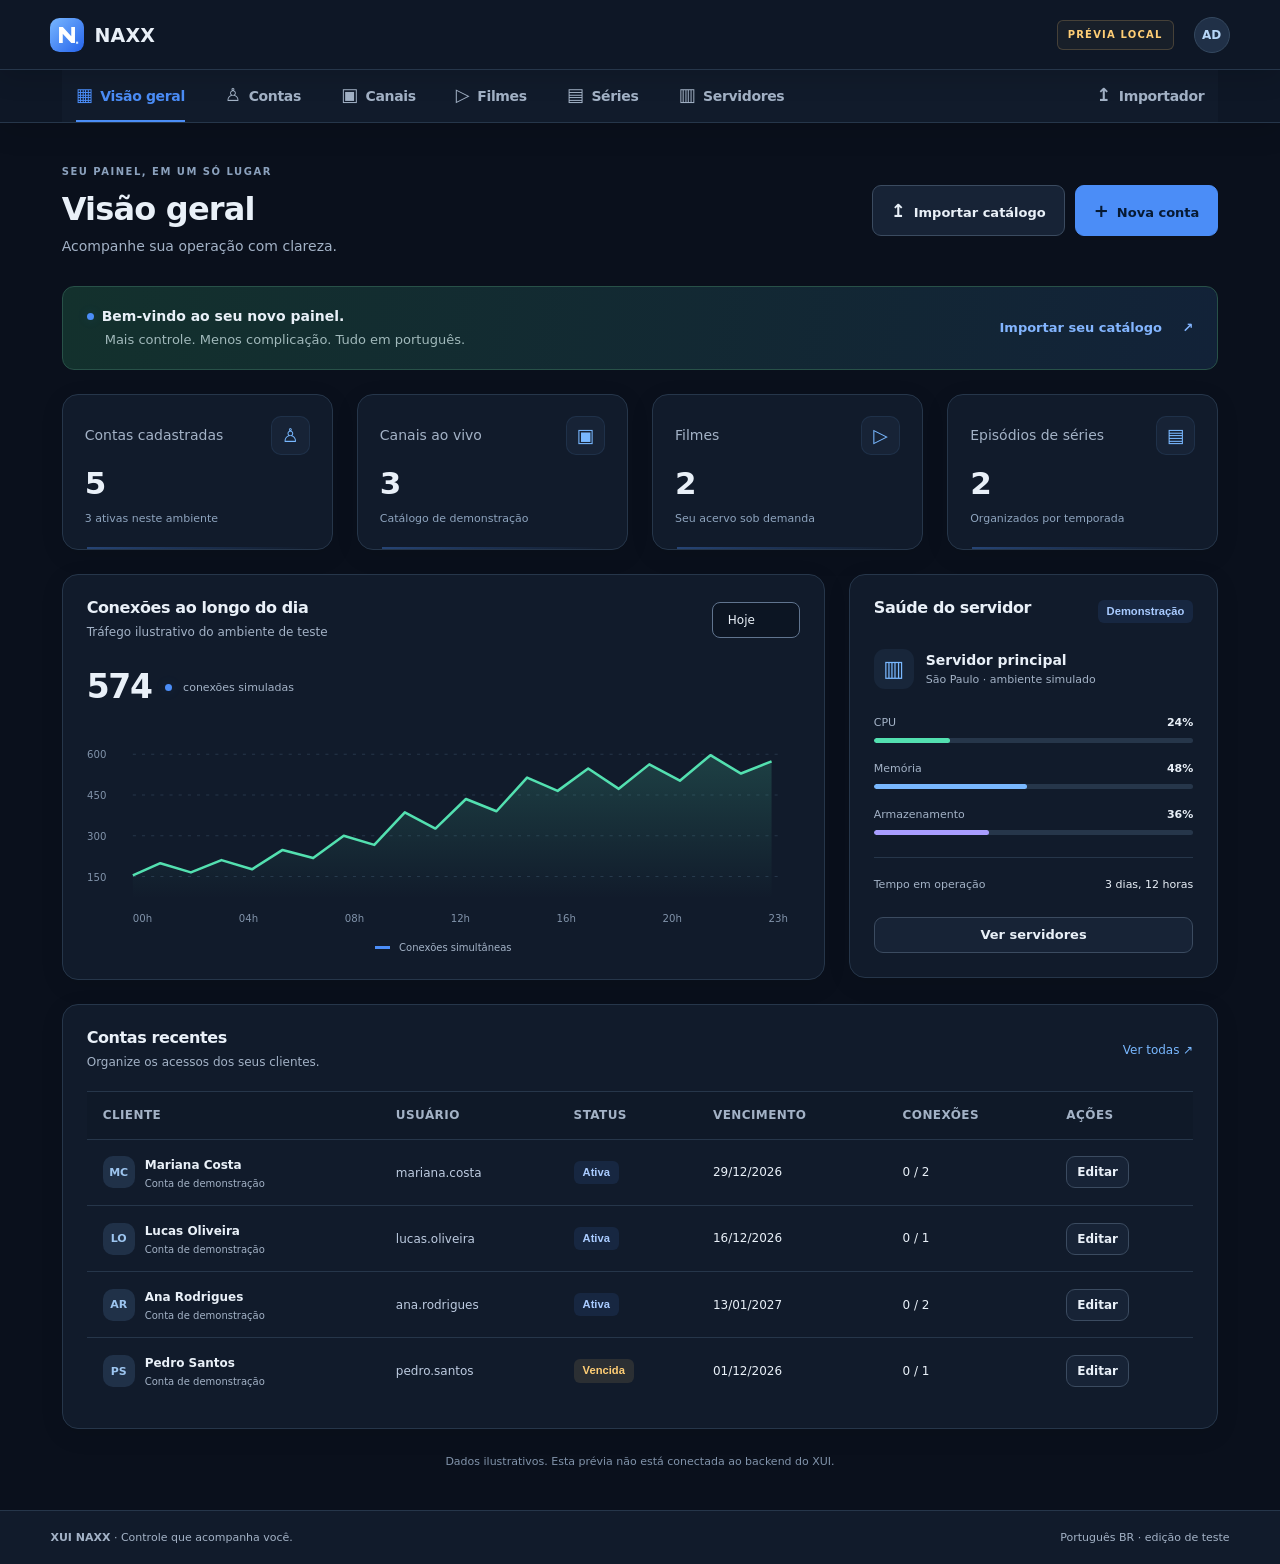
<file: xui-naxx/previa/index.html>
<!doctype html>
<html lang="pt-BR">
<head>
  <meta charset="utf-8"><meta name="viewport" content="width=device-width,initial-scale=1,viewport-fit=cover">
  <meta name="theme-color" content="#0e1726"><title>XUI NAXX · Visão geral</title>
  <link rel="icon" href="assets/favicon.svg" type="image/svg+xml">
  <link rel="stylesheet" href="assets/bootstrap.css"><link rel="stylesheet" id="preview-theme" href="assets/app.dark.css"><link rel="stylesheet" href="assets/preview.css"><link rel="stylesheet" href="assets/importer.css">
  <script defer src="assets/importer.js"></script><script defer src="assets/importer-ui.js"></script><script defer src="assets/app-preview.js"></script><script defer src="assets/naxx.js"></script>
</head>
<body>
<a class="naxx-skip" href="#main">Ir para o conteúdo</a>
<header id="topnav">
  <div class="navbar-custom"><div class="container-fluid naxx-topbar">
    <a href="#dashboard" class="logo" aria-label="XUI NAXX — visão geral"></a>
    <div class="naxx-top-actions"><span class="naxx-lab">PRÉVIA LOCAL</span><button id="settings-button" class="naxx-avatar" aria-label="Configurações do ambiente de teste">AD</button><button type="button" class="navbar-toggle naxx-menu-button" aria-controls="navigation" aria-expanded="false" aria-label="Abrir menu"><span></span><span></span><span></span></button></div>
  </div></div>
  <div class="topbar-menu"><div class="container-fluid"><nav id="navigation" aria-label="Navegação principal"><ul class="navigation-menu">
    <li><a href="#dashboard" data-nav="dashboard"><span class="naxx-nav-icon">▦</span>Visão geral</a></li>
    <li><a href="#accounts" data-nav="accounts"><span class="naxx-nav-icon">♙</span>Contas</a></li>
    <li><a href="#channels" data-nav="channels"><span class="naxx-nav-icon">▣</span>Canais</a></li>
    <li><a href="#movies" data-nav="movies"><span class="naxx-nav-icon">▷</span>Filmes</a></li>
    <li><a href="#series" data-nav="series"><span class="naxx-nav-icon">▤</span>Séries</a></li>
    <li><a href="#servers" data-nav="servers"><span class="naxx-nav-icon">▥</span>Servidores</a></li>
    <li class="naxx-import-nav"><a href="#import" data-nav="import"><span class="naxx-nav-icon">↥</span>Importador</a></li>
  </ul></nav></div></div>
</header>
<main id="main" class="wrapper" tabindex="-1"><div class="container-fluid">
  <div class="naxx-page-heading"><div><p class="naxx-eyebrow" id="page-eyebrow">SEU PAINEL, EM UM SÓ LUGAR</p><h1 id="page-title">Visão geral</h1><p class="text-muted mb-0" id="page-description">Acompanhe sua operação com clareza.</p></div><div id="page-actions" class="naxx-page-actions"></div></div>
  <section id="view-dashboard" class="naxx-view" aria-label="Visão geral">
    <div class="naxx-welcome"><div><span class="naxx-live-dot"></span><strong>Bem-vindo ao seu novo painel.</strong><p>Mais controle. Menos complicação. Tudo em português.</p></div><a class="naxx-welcome-link" href="#import">Importar seu catálogo <span>↗</span></a></div>
    <div class="row naxx-kpis" id="dashboard-kpis"></div>
    <div class="row"><div class="col-lg-8"><div class="card naxx-chart-card"><div class="card-body"><div class="naxx-card-heading"><div><h2 class="header-title mb-1">Conexões ao longo do dia</h2><p class="text-muted mb-0">Tráfego ilustrativo do ambiente de teste</p></div><select id="chart-period" class="custom-select naxx-small-select" aria-label="Período do gráfico"><option value="today">Hoje</option><option value="yesterday">Ontem</option></select></div><div class="naxx-chart-total"><strong id="chart-total">574</strong><span><i class="naxx-live-dot"></i> conexões simuladas</span></div><div id="connections-chart" class="naxx-chart"></div><div class="naxx-chart-legend"><span></span> Conexões simultâneas</div></div></div></div><div class="col-lg-4"><div class="card"><div class="card-body"><div class="naxx-card-heading"><h2 class="header-title">Saúde do servidor</h2><span class="badge badge-success">Demonstração</span></div><div class="naxx-server-ident"><div class="naxx-server-icon">▥</div><div><strong>Servidor principal</strong><small class="text-muted d-block">São Paulo · ambiente simulado</small></div></div><div id="server-meters"></div><div class="naxx-server-footer"><span class="text-muted">Tempo em operação</span><strong>3 dias, 12 horas</strong></div><a class="btn btn-light btn-block mt-3" href="#servers">Ver servidores</a></div></div></div></div>
    <div class="card"><div class="card-body"><div class="naxx-card-heading"><div><h2 class="header-title mb-1">Contas recentes</h2><p class="text-muted mb-0">Organize os acessos dos seus clientes.</p></div><a href="#accounts" class="naxx-text-link">Ver todas ↗</a></div><div id="recent-accounts"></div></div></div>
    <div class="naxx-demo-note">Dados ilustrativos. Esta prévia não está conectada ao backend do XUI.</div>
  </section>
  <section id="view-accounts" class="naxx-view" hidden><div class="card"><div class="card-body"><div class="naxx-toolbar"><div class="naxx-search"><label for="account-search" class="sr-only">Buscar contas</label><input id="account-search" class="form-control" type="search" placeholder="Buscar nome ou usuário..."></div><label for="account-filter" class="sr-only">Status da conta</label><select id="account-filter" class="custom-select naxx-small-select"><option value="all">Todos os status</option><option value="active">Ativas</option><option value="expired">Vencidas</option><option value="disabled">Desativadas</option></select></div><div id="accounts-table"></div><p id="accounts-count" class="text-muted mt-3 mb-0"></p></div></div></section>
  <section id="view-catalog" class="naxx-view" hidden><div class="card"><div class="card-body"><div class="naxx-toolbar"><div class="naxx-search"><label for="catalog-search" class="sr-only">Buscar no catálogo</label><input id="catalog-search" class="form-control" type="search" placeholder="Buscar conteúdo ou categoria..."></div><label for="catalog-filter" class="sr-only">Categoria</label><select id="catalog-filter" class="custom-select naxx-small-select"><option value="all">Todas as categorias</option></select></div><div id="catalog-table"></div><p id="catalog-count" class="text-muted mt-3 mb-0"></p></div></div></section>
  <section id="view-servers" class="naxx-view" hidden><div class="alert alert-info">Os servidores abaixo são ilustrativos. Recursos e serviços reais serão verificados na VM Linux.</div><div class="row" id="servers-list"></div></section>
  <section id="view-import" class="naxx-view" hidden><div class="naxx-import-banner"><span>↥</span><div><strong>Seu catálogo pronto em poucos passos.</strong><p class="mb-0 text-muted">Envie a lista, confira os dados e importe canais, filmes e séries.</p></div></div><div id="importer-root"></div></section>
  <section id="view-settings" class="naxx-view" hidden><div class="card"><div class="card-body"><h2 class="header-title">Ambiente de teste</h2><p class="text-muted">As alterações ficam neste navegador. Nenhuma ação aqui modifica seu servidor.</p><dl class="naxx-settings-list"><dt>Idioma</dt><dd>Português brasileiro</dd><dt>Tema</dt><dd><select id="preview-theme-choice" class="custom-select" aria-label="Tema da prévia"><option value="dark">Escuro</option><option value="light">Claro</option></select></dd><dt>Versão NAXX</dt><dd>1.5.14 · 2026</dd><dt>Modo</dt><dd>Prévia local com catálogo simulado</dd></dl><div class="d-flex flex-wrap" style="gap:12px"><button id="reset-demo" class="btn btn-light">Restaurar dados de demonstração</button><a class="btn btn-light" href="login.html">Ver tela de login</a></div></div></div></section>
</div></main>
<footer class="footer naxx-footer"><div class="container-fluid"><span><strong>XUI NAXX</strong> · Controle que acompanha você.</span><span>Português BR · edição de teste</span></div></footer>
<dialog id="account-dialog" class="naxx-dialog"><form id="account-form"><div class="naxx-card-heading"><h2 class="header-title mb-0" id="account-dialog-title">Nova conta</h2><button type="button" class="btn btn-light" data-close-dialog aria-label="Fechar formulário">✕</button></div><p class="text-muted">Cadastro apenas no ambiente de teste.</p><input id="account-id" type="hidden"><label for="account-name">Nome do cliente</label><input id="account-name" class="form-control mb-3" required maxlength="120" autocomplete="name"><label for="account-username">Usuário</label><input id="account-username" class="form-control mb-3" required maxlength="80" pattern="[A-Za-z0-9_.-]+" title="Use letras sem acento, números, ponto, hífen ou sublinhado." autocomplete="off"><div class="row"><div class="col-sm-6"><label for="account-expiration">Vencimento</label><input id="account-expiration" class="form-control mb-3" type="date" required></div><div class="col-sm-6"><label for="account-limit">Limite de conexões</label><input id="account-limit" class="form-control mb-3" type="number" min="1" max="100" value="1" required></div></div><label for="account-status">Status</label><select id="account-status" class="custom-select mb-3"><option value="active">Ativa</option><option value="disabled">Desativada</option></select><p id="account-error" class="text-danger" role="alert"></p><div class="d-flex justify-content-end" style="gap:10px"><button class="btn btn-light" type="button" data-close-dialog>Cancelar</button><button class="btn btn-primary" type="submit">Salvar conta</button></div></form></dialog>
<div id="toast" class="naxx-toast" role="status" aria-live="polite" hidden></div>
</body></html>
</file>
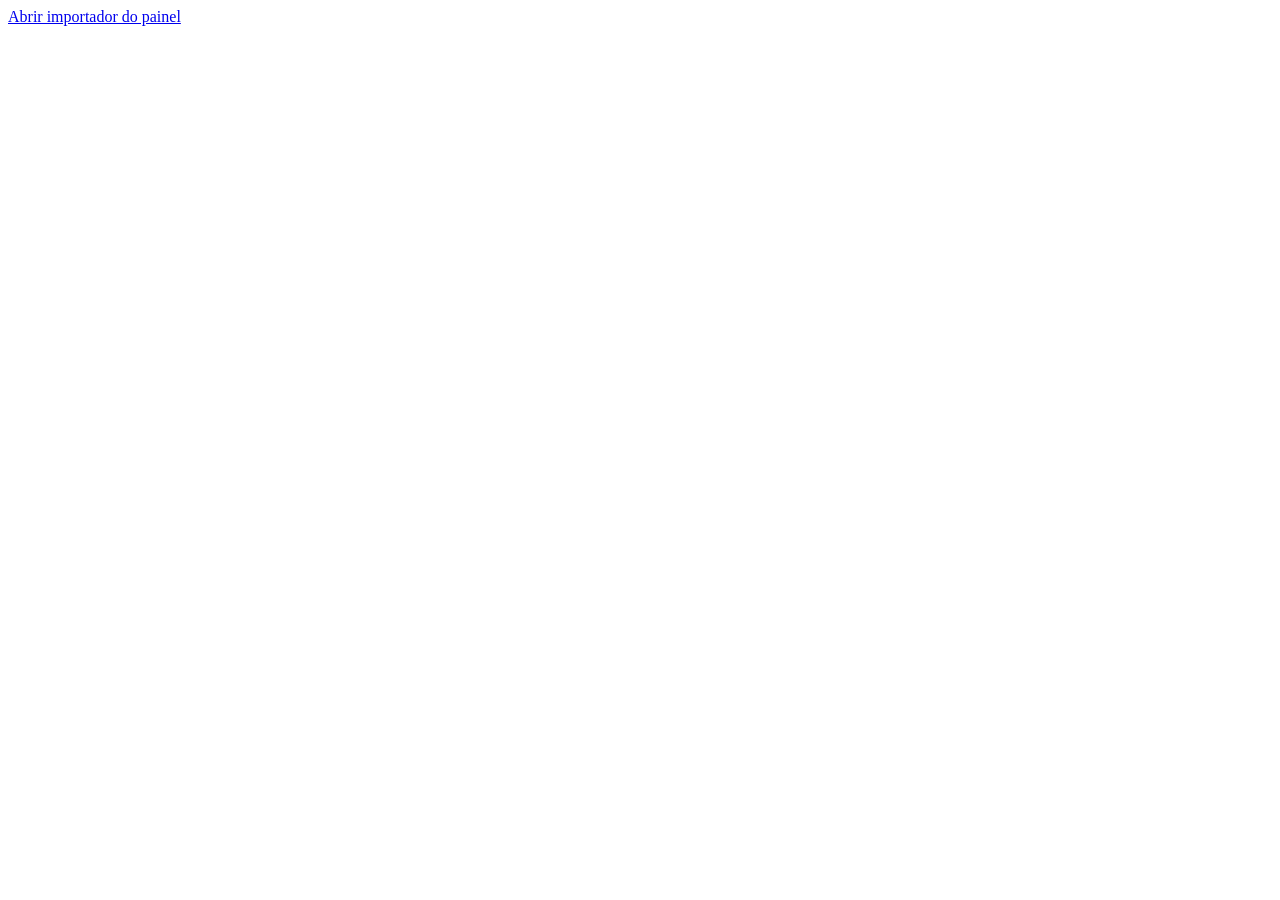
<file: xui-naxx/src/naxx-importador.html>
<!doctype html><html lang="pt-BR"><head><meta charset="utf-8"><meta http-equiv="refresh" content="0;url=naxx-importador.php"><title>XUI NAXX · Importador</title></head><body><a href="naxx-importador.php">Abrir importador do painel</a></body></html>
</file>
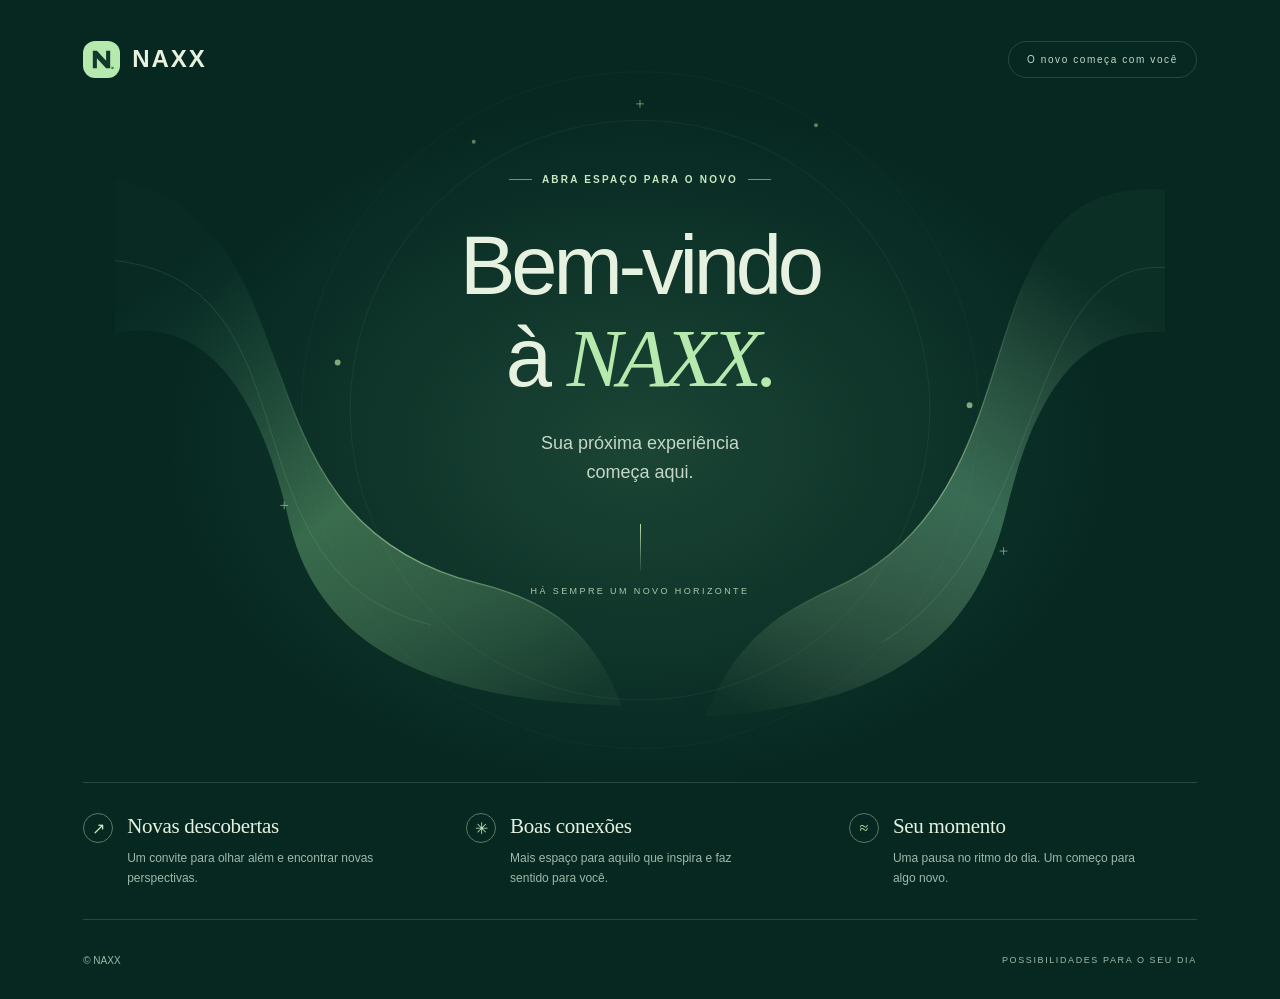
<file: xui-naxx/src/public-themes/aurora.html>
<!doctype html>
<html lang="pt-BR">
<head>
  <meta charset="utf-8">
  <meta name="viewport" content="width=device-width, initial-scale=1">
  <meta name="color-scheme" content="dark">
  <meta name="theme-color" content="#062821">
  <title>Bem-vindo à NAXX</title>
  <style>
    :root{color-scheme:dark;--bg:#062821;--ink:#e7f1df;--muted:#a0b8a9;--line:rgba(203,232,198,.17);--mint:#b5e9ad}*{box-sizing:border-box}html{min-width:280px}body{margin:0;background:var(--bg);color:var(--ink);font-family:Arial,Helvetica,sans-serif;-webkit-font-smoothing:antialiased}.page{max-width:1440px;margin:auto;padding:0 6.5%;overflow:hidden}header{height:118px;display:flex;align-items:center;justify-content:space-between;position:relative;z-index:2}.brand{display:flex;align-items:center;gap:12px;font-size:24px;font-weight:800;letter-spacing:2px}.brand svg{width:37px;height:37px}.header-note{border:1px solid var(--line);border-radius:24px;padding:12px 18px;font-size:10px;letter-spacing:1.6px;color:#c4d9c8}.hero{position:relative;text-align:center;min-height:664px;padding:48px 0 50px;isolation:isolate}.art{position:absolute;width:min(1050px,110vw);height:auto;top:-123px;left:50%;transform:translateX(-50%);z-index:-1;pointer-events:none}.eyebrow{display:inline-flex;align-items:center;gap:10px;color:#c8e8c2;font-size:10px;letter-spacing:2.2px;font-weight:700;text-transform:uppercase}.eyebrow::before,.eyebrow::after{content:"";height:1px;width:23px;background:#a4d6a0;opacity:.65}h1{font-weight:400;font-size:clamp(55px,6.5vw,88px);letter-spacing:-4.2px;line-height:1.1;margin:35px auto 25px;max-width:860px}h1 span{color:var(--mint);font-family:Georgia,'Times New Roman',serif;font-style:italic;font-weight:400}.intro{color:#c4d7c7;font-size:18px;line-height:1.6;max-width:390px;margin:0 auto}.horizon{display:flex;flex-direction:column;align-items:center;gap:15px;margin:37px auto 0;font-size:9px;text-transform:uppercase;letter-spacing:2.4px;color:#acc8af}.horizon::before{content:"";width:1px;height:47px;background:linear-gradient(#bddcaf,rgba(189,220,175,.08))}.values{display:grid;grid-template-columns:repeat(3,1fr);position:relative;border-top:1px solid var(--line);border-bottom:1px solid var(--line);padding:30px 0;margin-bottom:35px;gap:35px}.value{display:grid;grid-template-columns:31px 1fr;gap:13px}.value-icon{height:30px;width:30px;border:1px solid #587b61;border-radius:50%;display:grid;place-items:center;color:#c4eab9;font-family:Georgia,serif;font-size:16px}.value h2{margin:1px 0 9px;font-family:Georgia,'Times New Roman',serif;font-weight:400;font-size:21px;letter-spacing:-.3px}.value p{max-width:255px;color:var(--muted);font-size:12px;line-height:1.7;margin:0}footer{display:flex;justify-content:space-between;gap:20px;padding:0 0 33px;color:#a1b8a6;font-size:10px}footer span:last-child{letter-spacing:1.6px;text-transform:uppercase;font-size:9px}@media(min-width:1550px){.hero{min-height:720px;padding-top:70px}.art{top:-110px}}@media(max-width:850px){header{height:100px}.hero{min-height:625px;padding-top:52px}.art{width:1000px;top:-100px}h1{font-size:68px;letter-spacing:-3px}.values{gap:24px}.value{display:block}.value-icon{margin-bottom:15px}.value h2{font-size:19px}.header-note{font-size:9px;padding:10px 15px}}@media(max-width:600px){.page{padding:0 7%}header{height:85px}.brand{font-size:20px;gap:10px}.brand svg{width:32px;height:32px}.header-note{padding:9px 12px;font-size:8px;letter-spacing:.8px}.hero{min-height:610px;padding-top:68px}.art{width:920px;top:-28px;opacity:.78}.eyebrow{font-size:8px;letter-spacing:1.6px;gap:8px}.eyebrow::before,.eyebrow::after{width:16px}h1{font-size:clamp(44px,12vw,62px);letter-spacing:-2.6px;margin:31px auto 25px;line-height:1.12}.intro{font-size:16px;max-width:270px}.horizon{margin-top:38px;font-size:8px;letter-spacing:1.8px}.horizon::before{height:38px}.values{grid-template-columns:1fr;gap:25px;padding:28px 0;margin-bottom:26px}.value{display:grid;grid-template-columns:30px 1fr;gap:15px}.value-icon{margin:0}.value h2{font-size:20px;margin:1px 0 7px}.value p{max-width:none;font-size:12px}footer{font-size:9px;padding-bottom:27px}footer span:last-child{font-size:8px;letter-spacing:.7px}}
  </style>
</head>
<body>
  <div class="page">
    <header>
      <div class="brand" aria-label="NAXX"><svg viewBox="0 0 64 64" aria-hidden="true"><rect width="64" height="64" rx="21" fill="#b5e9ad"/><path d="M17 47V17h7.2L40 34.2V17h7v30h-7L24 29.8V47z" fill="#12392a"/><path d="M49 44.5h4v4h-4z" fill="#4b7e50"/></svg><span>NAXX</span></div>
      <span class="header-note">O novo começa com você</span>
    </header>
    <main>
      <section class="hero" aria-labelledby="welcome">
        <svg class="art" viewBox="0 0 1080 850" fill="none" aria-hidden="true">
          <defs>
            <radialGradient id="glow"><stop stop-color="#83d398" stop-opacity=".17"/><stop offset="1" stop-color="#83d398" stop-opacity="0"/></radialGradient>
            <linearGradient id="ribbon-left" x1="150" y1="210" x2="515" y2="700" gradientUnits="userSpaceOnUse"><stop stop-color="#3e7861" stop-opacity=".02"/><stop offset=".5" stop-color="#70b37b" stop-opacity=".45"/><stop offset="1" stop-color="#a2d89a" stop-opacity=".05"/></linearGradient>
            <linearGradient id="ribbon-right" x1="928" y1="252" x2="635" y2="729" gradientUnits="userSpaceOnUse"><stop stop-color="#98c697" stop-opacity=".04"/><stop offset=".45" stop-color="#7bc396" stop-opacity=".4"/><stop offset="1" stop-color="#d5eab2" stop-opacity=".02"/></linearGradient>
            <linearGradient id="edge-left" x1="184" y1="340" x2="475" y2="693" gradientUnits="userSpaceOnUse"><stop stop-color="#bfe9b0" stop-opacity="0"/><stop offset=".55" stop-color="#bfe9b0" stop-opacity=".65"/><stop offset="1" stop-color="#bfe9b0" stop-opacity="0"/></linearGradient>
            <linearGradient id="edge-right" x1="907" y1="273" x2="722" y2="681" gradientUnits="userSpaceOnUse"><stop stop-color="#bfe9b0" stop-opacity="0"/><stop offset=".55" stop-color="#bfe9b0" stop-opacity=".55"/><stop offset="1" stop-color="#bfe9b0" stop-opacity="0"/></linearGradient>
          </defs>
          <ellipse cx="540" cy="463" rx="490" ry="353" fill="url(#glow)"/>
          <circle cx="540" cy="427" r="298" stroke="#c0ddb1" stroke-opacity=".07"/>
          <circle cx="540" cy="427" r="348" stroke="#c0ddb1" stroke-opacity=".04"/>
          <path d="M-75 184C247 172 80 533 373 605c78 19 122 55 148 126C310 726 207 661 179 541 123 303 15 330-75 376Z" fill="url(#ribbon-left)"/>
          <path d="M-75 184C247 172 80 533 373 605c78 19 122 55 148 126" stroke="url(#edge-left)" stroke-width="1.4"/>
          <path d="M1155 215C834 120 988 499 742 609c-66 30-104 57-135 133 205-11 281-92 310-212 48-200 132-200 238-167Z" fill="url(#ribbon-right)"/>
          <path d="M1155 215C834 120 988 499 742 609c-66 30-104 57-135 133" stroke="url(#edge-right)" stroke-width="1.4"/>
          <path d="M-11 272c231 16 111 321 336 376M1103 284C928 242 970 560 788 666" stroke="#c7e9b7" stroke-opacity=".12"/>
          <circle cx="229" cy="378" r="3" fill="#b7dca4" fill-opacity=".7"/><circle cx="879" cy="422" r="3" fill="#b7dca4" fill-opacity=".7"/><circle cx="721" cy="134" r="2" fill="#b7dca4" fill-opacity=".5"/><circle cx="369" cy="151" r="2" fill="#b7dca4" fill-opacity=".5"/>
          <path d="M536 112h8m-4-4v8M170 525h8m-4-4v8M910 572h8m-4-4v8" stroke="#b7dca4" stroke-opacity=".6"/>
        </svg>
        <div class="eyebrow">Abra espaço para o novo</div>
        <h1 id="welcome">Bem-vindo<br>à <span>NAXX.</span></h1>
        <p class="intro">Sua próxima experiência<br>começa aqui.</p>
        <div class="horizon">Há sempre um novo horizonte</div>
      </section>
      <section class="values" aria-label="Inspire o seu dia">
        <div class="value"><span class="value-icon" aria-hidden="true">↗</span><div><h2>Novas descobertas</h2><p>Um convite para olhar além e encontrar novas perspectivas.</p></div></div>
        <div class="value"><span class="value-icon" aria-hidden="true">✳</span><div><h2>Boas conexões</h2><p>Mais espaço para aquilo que inspira e faz sentido para você.</p></div></div>
        <div class="value"><span class="value-icon" aria-hidden="true">≈</span><div><h2>Seu momento</h2><p>Uma pausa no ritmo do dia. Um começo para algo novo.</p></div></div>
      </section>
    </main>
    <footer><span>© NAXX</span><span>Possibilidades para o seu dia</span></footer>
  </div>
</body>
</html>
</file>
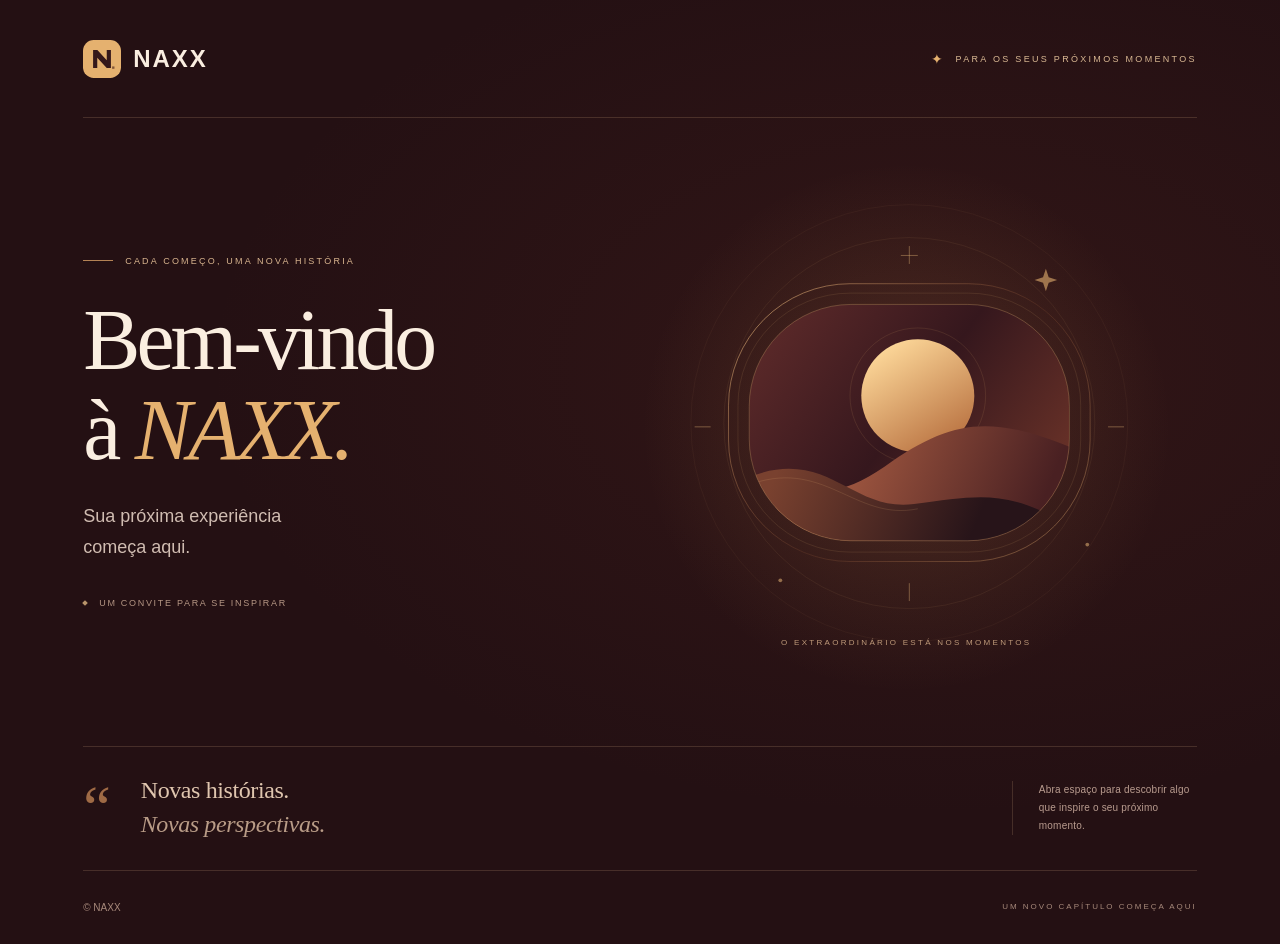
<file: xui-naxx/src/public-themes/cinema.html>
<!doctype html>
<html lang="pt-BR">
<head>
  <meta charset="utf-8">
  <meta name="viewport" content="width=device-width, initial-scale=1">
  <meta name="color-scheme" content="dark">
  <meta name="theme-color" content="#241013">
  <title>Bem-vindo à NAXX</title>
  <style>
    :root{color-scheme:dark;--bg:#241013;--ink:#faeee0;--amber:#e5b16f;--muted:#bea89f;--line:rgba(228,181,140,.18)}*{box-sizing:border-box}html{min-width:280px}body{margin:0;background:var(--bg);color:var(--ink);font-family:Arial,Helvetica,sans-serif;-webkit-font-smoothing:antialiased;background-image:radial-gradient(ellipse at 73% 39%,rgba(123,52,41,.16),transparent 55%)}.page{max-width:1440px;margin:auto;padding:0 6.5%}header{height:118px;display:flex;align-items:center;justify-content:space-between;border-bottom:1px solid var(--line)}.brand{display:flex;align-items:center;gap:12px;font-size:24px;font-weight:800;letter-spacing:2px}.brand svg{width:38px;height:38px}.header-note{font-size:9px;letter-spacing:2.3px;color:#d9b893;text-transform:uppercase;display:flex;align-items:center;gap:13px}.header-note::before{content:"✦";font-size:14px;letter-spacing:0;color:var(--amber)}.hero{position:relative;display:grid;grid-template-columns:1fr 1fr;align-items:center;gap:22px;min-height:628px}.copy{padding:65px 0;position:relative;z-index:1}.eyebrow{display:flex;align-items:center;gap:12px;font-size:9px;text-transform:uppercase;letter-spacing:2.2px;color:#d9b58f}.eyebrow::before{content:"";height:1px;width:30px;background:#b48355}h1{font-family:Georgia,'Times New Roman',serif;font-size:clamp(54px,6.7vw,91px);line-height:1.05;font-weight:400;letter-spacing:-4px;margin:30px 0 25px}h1 span{color:var(--amber);font-style:italic}.intro{font-size:18px;line-height:1.7;font-weight:400;color:#d0bcb1;margin:0}.caption{display:flex;align-items:center;gap:12px;margin-top:36px;color:#b59684;font-size:9px;text-transform:uppercase;letter-spacing:1.7px}.caption::before{content:"";height:4px;width:4px;background:#b9956b;transform:rotate(45deg)}.scene{position:relative;aspect-ratio:1;max-width:565px;width:115%;margin-left:-5%}.scene svg{display:block;width:100%;height:auto}.scene-label{position:absolute;bottom:12%;left:50%;transform:translateX(-50%);font-size:8px;color:#be9979;letter-spacing:2.3px;text-transform:uppercase;white-space:nowrap}.quote{display:flex;justify-content:space-between;align-items:center;gap:30px;border-top:1px solid var(--line);border-bottom:1px solid var(--line);padding:27px 0 29px;margin-bottom:31px}.quote-mark{font-family:Georgia,serif;font-size:62px;line-height:.8;color:#9f6a45;align-self:flex-start;padding-top:9px}.quote p{font-family:Georgia,'Times New Roman',serif;font-size:24px;letter-spacing:-.4px;line-height:1.4;margin:0 auto 0 0;color:#e0c6af}.quote p span{font-style:italic;color:#b99c87}.quote .endnote{max-width:185px;font-size:10px;line-height:1.8;letter-spacing:.2px;color:#b99c8f;padding-left:26px;border-left:1px solid var(--line)}footer{display:flex;justify-content:space-between;gap:20px;color:#a7897b;font-size:10px;padding-bottom:31px}footer span:last-child{font-size:8px;text-transform:uppercase;letter-spacing:2px}@media(min-width:1550px){.hero{min-height:710px}}@media(max-width:850px){header{height:100px}.hero{min-height:560px;gap:0;grid-template-columns:1.1fr .9fr}h1{font-size:69px;letter-spacing:-3px}.scene{width:145%;margin-left:-23%}.intro{font-size:17px}.eyebrow{font-size:8px;letter-spacing:1.6px}.header-note{font-size:8px;letter-spacing:1.6px}.quote{gap:22px}.quote p{font-size:22px}.quote .endnote{max-width:158px;padding-left:20px;font-size:9px}}@media(max-width:600px){.page{padding:0 7%}header{height:85px}.brand{font-size:20px;gap:9px}.brand svg{width:32px;height:32px}.header-note{max-width:122px;font-size:7px;letter-spacing:1px;line-height:1.7;gap:8px}.header-note::before{font-size:12px}.hero{display:flex;flex-direction:column;align-items:stretch;min-height:0}.copy{padding:54px 0 0}.eyebrow{font-size:8px;letter-spacing:1.7px}h1{font-size:clamp(48px,12.3vw,68px);letter-spacing:-2.4px;margin:27px 0 23px}.intro{font-size:16px}.caption{font-size:8px;letter-spacing:1.2px;margin-top:24px}.scene{width:100%;max-width:390px;margin:-8px auto -3px}.scene-label{font-size:7px;letter-spacing:1.8px}.quote{display:grid;grid-template-columns:22px 1fr;gap:10px 13px;padding:27px 0;margin-bottom:25px}.quote-mark{font-size:48px;padding-top:5px}.quote p{font-size:23px}.quote .endnote{grid-column:2;border:0;max-width:none;padding:6px 0 0;font-size:10px}footer{font-size:9px;padding-bottom:27px}footer span:last-child{font-size:7px;letter-spacing:1px}}
    .page{overflow:hidden}
  </style>
</head>
<body>
  <div class="page">
    <header>
      <div class="brand" aria-label="NAXX"><svg viewBox="0 0 64 64" aria-hidden="true"><rect width="64" height="64" rx="18" fill="#e5b16f"/><path d="M17 47V17h7.2L40 34.2V17h7v30h-7L24 29.8V47z" fill="#35181a"/><path d="M49 44.5h4v4h-4z" fill="#805538"/></svg><span>NAXX</span></div>
      <span class="header-note">Para os seus próximos momentos</span>
    </header>
    <main>
      <section class="hero" aria-labelledby="welcome">
        <div class="copy">
          <div class="eyebrow">Cada começo, uma nova história</div>
          <h1 id="welcome">Bem-vindo<br>à <span>NAXX.</span></h1>
          <p class="intro">Sua próxima experiência<br>começa aqui.</p>
          <div class="caption">Um convite para se inspirar</div>
        </div>
        <div class="scene" aria-hidden="true">
          <svg viewBox="0 0 600 600" fill="none">
            <defs>
              <radialGradient id="warm-glow"><stop stop-color="#dd9a57" stop-opacity=".18"/><stop offset="1" stop-color="#dd9a57" stop-opacity="0"/></radialGradient>
              <linearGradient id="frame" x1="130" y1="141" x2="480" y2="476" gradientUnits="userSpaceOnUse"><stop stop-color="#e4b77e" stop-opacity=".72"/><stop offset=".5" stop-color="#a8633d" stop-opacity=".18"/><stop offset="1" stop-color="#e6b778" stop-opacity=".52"/></linearGradient>
              <linearGradient id="screen" x1="151" y1="190" x2="432" y2="394" gradientUnits="userSpaceOnUse"><stop stop-color="#5b2929"/><stop offset=".5" stop-color="#35171d"/><stop offset="1" stop-color="#6a3228"/></linearGradient>
              <linearGradient id="sun" x1="270" y1="207" x2="345" y2="325" gradientUnits="userSpaceOnUse"><stop stop-color="#ffdb9c"/><stop offset="1" stop-color="#b56c3c"/></linearGradient>
              <linearGradient id="hill-one" x1="222" y1="327" x2="429" y2="412" gradientUnits="userSpaceOnUse"><stop stop-color="#a65b42"/><stop offset="1" stop-color="#492022"/></linearGradient>
              <linearGradient id="hill-two" x1="164" y1="337" x2="365" y2="419" gradientUnits="userSpaceOnUse"><stop stop-color="#79412f"/><stop offset="1" stop-color="#271419"/></linearGradient>
              <clipPath id="picture"><rect x="133" y="164" width="340" height="251" rx="108"/></clipPath>
            </defs>
            <circle cx="300" cy="295" r="281" fill="url(#warm-glow)"/>
            <circle cx="303" cy="290" r="232" stroke="#d5a76e" stroke-opacity=".06"/>
            <circle cx="303" cy="290" r="197" stroke="#d5a76e" stroke-opacity=".09"/>
            <rect x="111" y="142" width="384" height="295" rx="129" stroke="url(#frame)"/>
            <rect x="121" y="152" width="364" height="275" rx="119" stroke="#d5a76e" stroke-opacity=".14"/>
            <g clip-path="url(#picture)">
              <rect x="133" y="164" width="340" height="251" fill="url(#screen)"/>
              <circle cx="312" cy="261" r="60" fill="url(#sun)"/>
              <circle cx="312" cy="261" r="72" stroke="#dfad6e" stroke-opacity=".13"/>
              <path d="M126 396c72-42 94-20 151-60 75-54 117-54 208-16v105H126Z" fill="url(#hill-one)"/>
              <path d="M126 350c90-39 113 35 182 26 72-9 100-18 177 30v20H126Z" fill="url(#hill-two)"/>
              <path d="M129 357c83-33 115 38 183 24" stroke="#e6b778" stroke-opacity=".16"/>
            </g>
            <rect x="133" y="164" width="340" height="251" rx="108" stroke="#d5a76e" stroke-opacity=".33"/>
            <path d="M303 102v19m-9-9h18M75 294h17M514 294h17M303 460v19" stroke="#d5a76e" stroke-opacity=".48"/>
            <path d="m448 126 3 9 9 3-9 3-3 9-3-9-9-3 9-3 3-9Z" fill="#e5b16f" fill-opacity=".6"/>
            <circle cx="166" cy="457" r="2" fill="#d5a76e" fill-opacity=".6"/><circle cx="492" cy="419" r="2" fill="#d5a76e" fill-opacity=".6"/>
          </svg>
          <div class="scene-label">O extraordinário está nos momentos</div>
        </div>
      </section>
      <section class="quote" aria-label="Novas histórias">
        <span class="quote-mark" aria-hidden="true">“</span>
        <p>Novas histórias.<br><span>Novas perspectivas.</span></p>
        <div class="endnote">Abra espaço para descobrir algo que inspire o seu próximo momento.</div>
      </section>
    </main>
    <footer><span>© NAXX</span><span>Um novo capítulo começa aqui</span></footer>
  </div>
</body>
</html>
</file>
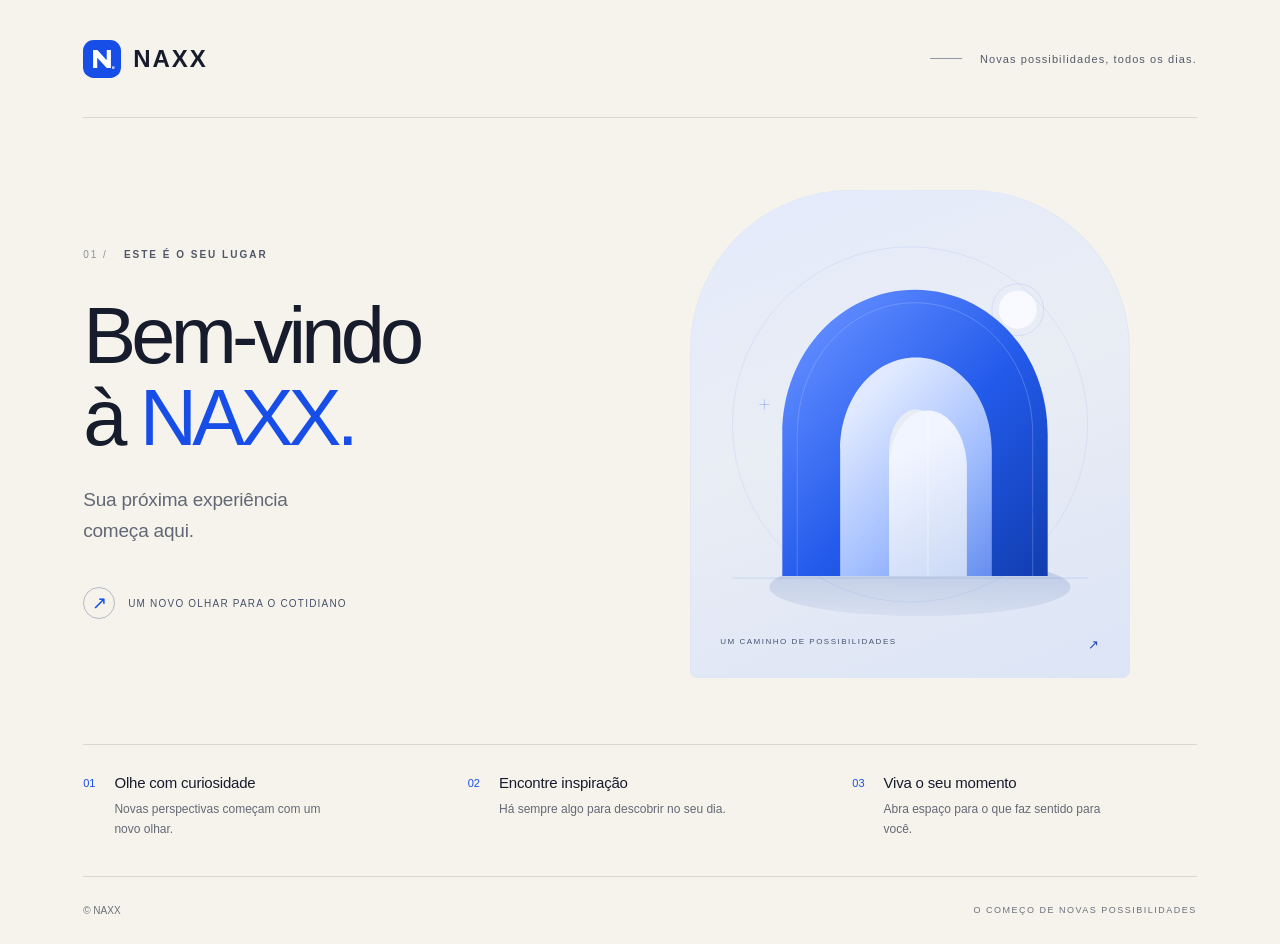
<file: xui-naxx/src/public-themes/claro.html>
<!doctype html>
<html lang="pt-BR">
<head>
  <meta charset="utf-8">
  <meta name="viewport" content="width=device-width, initial-scale=1">
  <meta name="color-scheme" content="light">
  <meta name="theme-color" content="#f5f3ec">
  <title>Bem-vindo à NAXX</title>
  <style>
    :root{color-scheme:light;--bg:#f5f3ec;--ink:#161c2b;--muted:#656975;--blue:#184ee8;--line:#d8d8d0}*{box-sizing:border-box}html{min-width:280px}body{margin:0;background:var(--bg);color:var(--ink);font-family:Arial,Helvetica,sans-serif;-webkit-font-smoothing:antialiased}.page{max-width:1440px;margin:auto;padding:0 6.5%}header{height:118px;display:flex;align-items:center;justify-content:space-between;border-bottom:1px solid var(--line)}.brand{display:flex;align-items:center;gap:12px;font-size:24px;font-weight:800;letter-spacing:2px}.brand svg{width:38px;height:38px}.header-note{font-size:11px;letter-spacing:1.1px;color:#555b68;display:flex;align-items:center;gap:18px}.header-note::before{content:"";height:1px;width:32px;background:#9298a3}.hero{display:grid;grid-template-columns:1.1fr 1fr;gap:50px;align-items:center;padding:61px 0 55px;min-height:626px}.eyebrow{font-size:10px;letter-spacing:2px;text-transform:uppercase;color:#4f5768;font-weight:700}.eyebrow span{font-weight:400;color:#8b909a;margin-right:16px}h1{font-size:clamp(52px,6.2vw,86px);letter-spacing:-4.8px;line-height:1.03;font-weight:500;margin:35px 0 27px}h1 span{color:var(--blue)}.intro{font-size:19px;line-height:1.6;letter-spacing:-.2px;color:#626875;margin:0;max-width:340px}.signature{margin-top:41px;display:flex;align-items:center;gap:13px;color:#48516a;font-size:10px;letter-spacing:1.2px;text-transform:uppercase}.signature span:first-child{display:grid;place-items:center;width:32px;height:32px;border-radius:50%;border:1px solid #b3b9c7;font-size:18px;color:var(--blue);letter-spacing:0}.art-card{position:relative;aspect-ratio:.9;background:#e9edf4;border-radius:160px 160px 8px 8px;max-width:440px;overflow:hidden;box-shadow:inset 0 0 0 1px rgba(24,78,232,.04);isolation:isolate}.art-card::before{content:"";position:absolute;inset:0;background:linear-gradient(160deg,#e3eafb,transparent 45%,#dce4f6)}.art-card svg{position:relative;display:block;width:100%;height:100%}.art-caption{position:absolute;left:30px;right:30px;bottom:26px;display:flex;justify-content:space-between;color:#435475;font-size:8px;letter-spacing:1.5px;text-transform:uppercase}.art-caption span:last-child{font-size:13px;color:#224bb7}.details{display:grid;grid-template-columns:repeat(3,1fr);gap:40px;padding:29px 0 36px;border-top:1px solid var(--line);border-bottom:1px solid var(--line);margin-bottom:28px}.detail{display:flex;gap:19px}.detail-num{font-size:11px;color:var(--blue);padding-top:3px}.detail h2{margin:0 0 8px;font-size:15px;font-weight:500;letter-spacing:-.2px}.detail p{margin:0;color:var(--muted);font-size:12px;line-height:1.7;max-width:230px}footer{display:flex;justify-content:space-between;gap:20px;padding-bottom:28px;color:#6b707a;font-size:10px}footer span:last-child{font-size:9px;letter-spacing:1.5px;text-transform:uppercase}@media(min-width:1550px){.hero{min-height:710px}}@media(max-width:850px){header{height:100px}.hero{gap:24px;min-height:570px;padding:57px 0}h1{font-size:63px;letter-spacing:-3.3px}.intro{font-size:17px}.art-card{aspect-ratio:.76;border-radius:130px 130px 8px 8px}.header-note{font-size:10px}.details{gap:24px}.detail{gap:12px}.detail h2{font-size:14px}}@media(max-width:600px){.page{padding:0 7%}header{height:84px}.brand{font-size:20px;gap:9px}.brand svg{width:32px;height:32px}.header-note{font-size:9px;letter-spacing:.2px;max-width:124px;line-height:1.6}.header-note::before{display:none}.hero{grid-template-columns:1fr;padding:48px 0 33px;gap:36px;min-height:0}.eyebrow{font-size:9px;letter-spacing:1.6px}h1{font-size:clamp(49px,12.3vw,68px);letter-spacing:-3px;margin:29px 0 23px}.intro{font-size:16px;max-width:280px}.signature{margin-top:26px;font-size:9px}.art-card{width:100%;max-width:400px;aspect-ratio:1.15;border-radius:130px 130px 6px 6px;margin:auto}.art-card svg{transform:scale(1.1);transform-origin:50% 39%}.art-caption{left:24px;right:24px;bottom:20px;font-size:7px}.details{grid-template-columns:1fr;gap:25px;padding:27px 0 30px;margin-bottom:24px}.detail{gap:18px}.detail h2{font-size:15px}.detail p{max-width:none;font-size:12px}footer{font-size:9px;padding-bottom:25px}footer span:last-child{font-size:8px;letter-spacing:.6px}}
  </style>
</head>
<body>
  <div class="page">
    <header>
      <div class="brand" aria-label="NAXX"><svg viewBox="0 0 64 64" aria-hidden="true"><rect width="64" height="64" rx="18" fill="#184ee8"/><path d="M17 47V17h7.2L40 34.2V17h7v30h-7L24 29.8V47z" fill="#fff"/><path d="M49 44.5h4v4h-4z" fill="#c9d9ff"/></svg><span>NAXX</span></div>
      <span class="header-note">Novas possibilidades, todos os dias.</span>
    </header>
    <main>
      <section class="hero" aria-labelledby="welcome">
        <div class="copy">
          <div class="eyebrow"><span>01 /</span>Este é o seu lugar</div>
          <h1 id="welcome">Bem-vindo<br>à <span>NAXX.</span></h1>
          <p class="intro">Sua próxima experiência<br>começa aqui.</p>
          <div class="signature"><span aria-hidden="true">↗</span><span>Um novo olhar para o cotidiano</span></div>
        </div>
        <div class="art-card" aria-hidden="true">
          <svg viewBox="0 0 440 490" fill="none">
            <defs>
              <linearGradient id="arch-one" x1="97" y1="170" x2="347" y2="405" gradientUnits="userSpaceOnUse"><stop stop-color="#5e8aff"/><stop offset=".48" stop-color="#235aea"/><stop offset="1" stop-color="#103cae"/></linearGradient>
              <linearGradient id="arch-two" x1="151" y1="233" x2="316" y2="395" gradientUnits="userSpaceOnUse"><stop stop-color="#e0e9ff"/><stop offset=".49" stop-color="#a5c0ff"/><stop offset="1" stop-color="#5c86ed"/></linearGradient>
              <linearGradient id="arch-three" x1="196" y1="274" x2="276" y2="405" gradientUnits="userSpaceOnUse"><stop stop-color="#f1f5ff"/><stop offset="1" stop-color="#c7d6f5"/></linearGradient>
              <linearGradient id="floor" x1="220" y1="384" x2="220" y2="450" gradientUnits="userSpaceOnUse"><stop stop-color="#3158a6" stop-opacity=".18"/><stop offset="1" stop-color="#3158a6" stop-opacity="0"/></linearGradient>
            </defs>
            <circle cx="220" cy="235" r="178" stroke="#184ee8" stroke-opacity=".08"/>
            <path d="M42 389h356" stroke="#184ee8" stroke-opacity=".13"/>
            <ellipse cx="230" cy="398" rx="151" ry="29" fill="url(#floor)"/>
            <path d="M92 387V245c0-83 60-145 133-145s133 62 133 145v142h-73V246c0-42-27-74-60-74s-60 32-60 74v141z" fill="url(#arch-one)"/>
            <path d="M107 387V245c0-76 53-132 118-132s118 56 118 132v142" stroke="#b3ccff" stroke-opacity=".3"/>
            <path d="M150 387V261c0-53 34-93 76-93s76 40 76 93v126h-49V263c0-24-12-43-27-43s-27 19-27 43v124z" fill="url(#arch-two)"/>
            <path d="M199 387V279c0-33 18-58 39-58s39 25 39 58v108h-78z" fill="url(#arch-three)"/>
            <path d="M238 222v165" stroke="#fff" stroke-opacity=".46"/>
            <circle cx="328" cy="120" r="19" fill="#f8faff"/><circle cx="328" cy="120" r="26" stroke="#184ee8" stroke-opacity=".1"/>
            <path d="M69 215h10m-5-5v10M338 322h10m-5-5v10" stroke="#184ee8" stroke-opacity=".25"/>
          </svg>
          <div class="art-caption"><span>Um caminho de possibilidades</span><span>↗</span></div>
        </div>
      </section>
      <section class="details" aria-label="Um novo começo">
        <div class="detail"><span class="detail-num">01</span><div><h2>Olhe com curiosidade</h2><p>Novas perspectivas começam com um novo olhar.</p></div></div>
        <div class="detail"><span class="detail-num">02</span><div><h2>Encontre inspiração</h2><p>Há sempre algo para descobrir no seu dia.</p></div></div>
        <div class="detail"><span class="detail-num">03</span><div><h2>Viva o seu momento</h2><p>Abra espaço para o que faz sentido para você.</p></div></div>
      </section>
    </main>
    <footer><span>© NAXX</span><span>O começo de novas possibilidades</span></footer>
  </div>
</body>
</html>
</file>
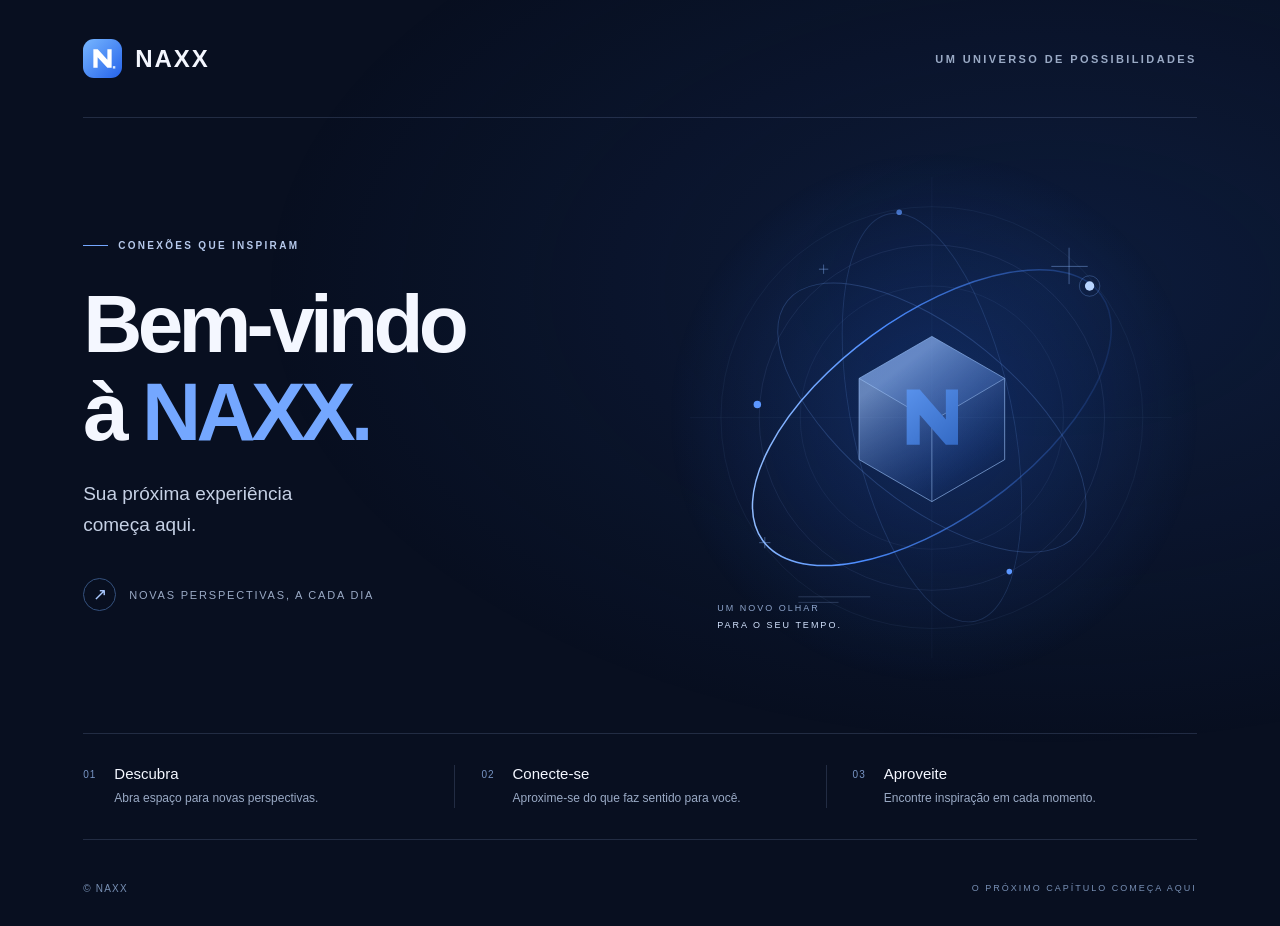
<file: xui-naxx/src/public-themes/naxx.html>
<!doctype html>
<html lang="pt-BR">
<head>
  <meta charset="utf-8">
  <meta name="viewport" content="width=device-width, initial-scale=1">
  <meta name="color-scheme" content="dark">
  <meta name="theme-color" content="#080f20">
  <title>Bem-vindo à NAXX</title>
  <style>
    :root{color-scheme:dark;--bg:#080f20;--ink:#f4f7ff;--muted:#9aaac5;--blue:#74a7ff;--line:rgba(173,199,255,.16)}
    *{box-sizing:border-box}html{min-width:280px}body{margin:0;background:var(--bg);color:var(--ink);font-family:Arial,Helvetica,sans-serif;-webkit-font-smoothing:antialiased}body::before{content:"";position:fixed;inset:0;z-index:-1;background:radial-gradient(ellipse at 82% 32%,rgba(35,83,177,.19),transparent 53%);pointer-events:none}.page{max-width:1440px;margin:auto;padding:0 6.5%}header{height:118px;display:flex;align-items:center;justify-content:space-between;border-bottom:1px solid var(--line)}.brand{display:flex;align-items:center;gap:13px;font-size:24px;font-weight:800;letter-spacing:2px}.brand svg{width:39px;height:39px}.header-note{color:var(--muted);font-size:11px;font-weight:700;letter-spacing:2.4px;text-transform:uppercase}.hero{position:relative;display:grid;grid-template-columns:1.08fr 1fr;align-items:center;min-height:615px;gap:20px}.copy{position:relative;z-index:1;padding:65px 0}.eyebrow{display:flex;align-items:center;gap:10px;font-size:10px;letter-spacing:2.3px;font-weight:700;color:#b6c9eb;text-transform:uppercase}.eyebrow::before{content:"";width:25px;height:1px;background:var(--blue)}h1{font-size:clamp(48px,6.4vw,88px);line-height:1.07;letter-spacing:-4.7px;font-weight:700;margin:29px 0 24px}h1 span{color:var(--blue)}.intro{max-width:400px;font-size:19px;line-height:1.6;color:#c6d1e5;margin:0}.small-line{display:flex;align-items:center;gap:13px;margin-top:38px;font-size:11px;letter-spacing:1.8px;text-transform:uppercase;color:var(--muted)}.small-line span:first-child{width:33px;height:33px;border:1px solid #35527e;border-radius:50%;display:grid;place-items:center;color:#a9c8ff;font-size:17px;letter-spacing:0}.visual{position:relative;aspect-ratio:1;max-width:560px;width:113%;margin-left:-4%;display:grid;place-items:center}.visual svg{display:block;width:100%;height:auto}.orbital-label{position:absolute;bottom:13%;left:12%;font-size:9px;line-height:1.8;letter-spacing:2px;text-transform:uppercase;color:#8da4cb}.orbital-label b{color:#d4e4ff;font-weight:400}.features{display:grid;grid-template-columns:repeat(3,1fr);border-top:1px solid var(--line);border-bottom:1px solid var(--line);padding:31px 0;margin-bottom:43px}.feature{display:flex;gap:18px;padding:0 26px;border-left:1px solid var(--line)}.feature:first-child{padding-left:0;border:0}.feature:last-child{padding-right:0}.feature-num{font-size:10px;color:#7895c4;letter-spacing:1px;padding-top:4px}.feature h2{font-size:15px;font-weight:500;margin:0 0 7px}.feature p{font-size:12px;line-height:1.6;color:var(--muted);margin:0}footer{padding:0 0 32px;display:flex;justify-content:space-between;color:#7890b5;font-size:10px;letter-spacing:1.2px}footer span:last-child{text-transform:uppercase;font-size:9px;letter-spacing:2px}@media(min-width:1550px){.hero{min-height:680px}}@media(max-width:850px){.page{padding:0 7%}header{height:95px}.hero{min-height:560px;grid-template-columns:1fr .8fr}h1{font-size:60px;letter-spacing:-3px}.visual{width:145%;margin-left:-23%}.intro{font-size:17px}.feature{padding:0 18px}.header-note{font-size:9px;letter-spacing:1.8px}}@media(max-width:600px){header{height:84px}.brand{font-size:20px;gap:10px}.brand svg{width:33px;height:33px}.header-note{display:none}.hero{display:flex;flex-direction:column;gap:0;min-height:0;align-items:stretch}.copy{padding:54px 0 0}.eyebrow{font-size:9px;letter-spacing:1.8px}h1{font-size:clamp(45px,11vw,65px);letter-spacing:-2.8px;margin:25px 0 22px}.intro{max-width:310px;font-size:16px}.small-line{margin-top:25px;font-size:9px}.visual{width:100%;max-width:420px;margin:-4px auto -7px}.orbital-label{font-size:8px;bottom:13%}.features{grid-template-columns:1fr;gap:23px;padding:27px 0;margin-bottom:26px}.feature{border:0;padding:0;gap:18px}.feature p{font-size:12px}.feature h2{font-size:14px}footer{gap:20px;font-size:9px;padding-bottom:25px}footer span:last-child{font-size:8px;letter-spacing:1px}}@media(prefers-reduced-motion:reduce){*{scroll-behavior:auto}}
    .page{overflow:hidden}
  </style>
</head>
<body>
  <div class="page">
    <header>
      <div class="brand" aria-label="NAXX"><svg viewBox="0 0 64 64" aria-hidden="true"><defs><linearGradient id="brand-blue" x2="1" y2="1"><stop stop-color="#78b7ff"/><stop offset="1" stop-color="#2563eb"/></linearGradient></defs><rect width="64" height="64" rx="18" fill="url(#brand-blue)"/><path d="M17 47V17h7.2L40 34.2V17h7v30h-7L24 29.8V47z" fill="#fff"/><path d="M49 44.5h4v4h-4z" fill="#d8e9ff"/></svg><span>NAXX</span></div>
      <span class="header-note">Um universo de possibilidades</span>
    </header>
    <main>
      <section class="hero" aria-labelledby="welcome">
        <div class="copy">
          <div class="eyebrow">Conexões que inspiram</div>
          <h1 id="welcome">Bem-vindo<br>à <span>NAXX.</span></h1>
          <p class="intro">Sua próxima experiência<br>começa aqui.</p>
          <div class="small-line"><span aria-hidden="true">↗</span><span>Novas perspectivas, a cada dia</span></div>
        </div>
        <div class="visual" aria-hidden="true">
          <svg viewBox="0 0 600 600" fill="none">
            <defs>
              <radialGradient id="halo"><stop stop-color="#2360dc" stop-opacity=".27"/><stop offset="1" stop-color="#2360dc" stop-opacity="0"/></radialGradient>
              <linearGradient id="ring" x1="128" y1="154" x2="477" y2="456" gradientUnits="userSpaceOnUse"><stop stop-color="#a5caff"/><stop offset=".35" stop-color="#4a8bff"/><stop offset="1" stop-color="#234a9a" stop-opacity=".08"/></linearGradient>
              <linearGradient id="core" x1="250" y1="227" x2="361" y2="366" gradientUnits="userSpaceOnUse"><stop stop-color="#6ca6ff"/><stop offset="1" stop-color="#1a4ea9"/></linearGradient>
              <linearGradient id="plane" x1="260" y1="243" x2="345" y2="357" gradientUnits="userSpaceOnUse"><stop stop-color="#9fc4ff" stop-opacity=".6"/><stop offset="1" stop-color="#265bc4" stop-opacity=".05"/></linearGradient>
            </defs>
            <circle cx="304" cy="291" r="284" fill="url(#halo)"/>
            <circle cx="302" cy="291" r="226" stroke="#91b6ff" stroke-opacity=".07"/>
            <circle cx="302" cy="291" r="185" stroke="#91b6ff" stroke-opacity=".1"/>
            <circle cx="302" cy="291" r="141" stroke="#91b6ff" stroke-opacity=".08"/>
            <path d="M43 291h516M302 33v516" stroke="#91b6ff" stroke-opacity=".05"/>
            <ellipse cx="302" cy="291" rx="224" ry="109" transform="rotate(-36 302 291)" stroke="url(#ring)" stroke-width="1.6"/>
            <ellipse cx="302" cy="291" rx="199" ry="92" transform="rotate(39 302 291)" stroke="#72a4ff" stroke-opacity=".23"/>
            <ellipse cx="302" cy="291" rx="86" ry="223" transform="rotate(-12 302 291)" stroke="#72a4ff" stroke-opacity=".17"/>
            <path d="m302 204 78 45v87l-78 45-78-45v-87z" fill="url(#plane)" stroke="#9fc7ff" stroke-opacity=".65"/>
            <path d="m302 204 78 45-78 46-78-46 78-45Z" fill="#619bff" fill-opacity=".14"/>
            <path d="M302 295v86m-78-132 78 46 78-46" stroke="#aacdff" stroke-opacity=".5"/>
            <path d="M275 320v-59h14l28 32v-32h13v59h-13l-28-32v32z" fill="url(#core)"/>
            <circle cx="471" cy="150" r="5" fill="#b8d5ff"/><circle cx="471" cy="150" r="11" stroke="#7eafff" stroke-opacity=".3"/>
            <circle cx="115" cy="277" r="4" fill="#5c97ff"/><circle cx="385" cy="456" r="3" fill="#5c97ff"/><circle cx="267" cy="71" r="3" fill="#5c97ff" fill-opacity=".7"/>
            <path d="M430 129h39m-20-20v39M117 425h12m-6-6v12M181 132h10m-5-5v10" stroke="#8eb9ff" stroke-opacity=".45"/>
            <path d="M159 483h77M159 489h43" stroke="#7694c2" stroke-opacity=".3"/>
          </svg>
          <div class="orbital-label">Um novo olhar<br><b>para o seu tempo.</b></div>
        </div>
      </section>
      <section class="features" aria-label="Novas possibilidades">
        <div class="feature"><span class="feature-num">01</span><div><h2>Descubra</h2><p>Abra espaço para novas perspectivas.</p></div></div>
        <div class="feature"><span class="feature-num">02</span><div><h2>Conecte-se</h2><p>Aproxime-se do que faz sentido para você.</p></div></div>
        <div class="feature"><span class="feature-num">03</span><div><h2>Aproveite</h2><p>Encontre inspiração em cada momento.</p></div></div>
      </section>
    </main>
    <footer><span>© NAXX</span><span>O próximo capítulo começa aqui</span></footer>
  </div>
</body>
</html>
</file>
<file: xui-naxx/previa/assets/app.dark.css>
html {
    position: relative;
    min-height: 100%;
}

body {
    padding-bottom: 60px;
    overflow-x: hidden;
}

.wrapper {
    padding: 130px 12px 0;
}

#topnav {
    background: #3d454e;
    position: fixed;
    left: 0;
    right: 0;
    z-index: 1001;
    padding: 0 12px;
}

#topnav .arrow-down {
    display: inline-block;
}

#topnav .arrow-down:after {
    content: "";
    height: .4em;
    display: inline-block;
    right: 5px;
    top: 50%;
    margin-left: 5px;
    -webkit-transform: rotate(-45deg) translateY(-50%);
    transform: rotate(-45deg) translateY(-50%);
    -webkit-transform-origin: top;
    transform-origin: top;
    -webkit-transition: all .3s ease-out;
    transition: all .3s ease-out;
    width: .4em;
    border-color: initial;
    border-style: solid;
    border-width: 0 0 1px 1px;
}

#topnav .navbar-toggle, #topnav .search-toggle {
    border: 0;
    position: relative;
    cursor: pointer;
    margin: 0;
    padding: 0;
}

#topnav .navbar-toggle .lines {
    width: 25px;
    display: block;
    position: relative;
    padding-top: 13px;
    height: 44px;
    -webkit-transition: all .5s ease;
    transition: all .5s ease;
    margin: 15px 20px 0;
}

#topnav .navbar-toggle span {
    height: 2px;
    width: 100%;
    background-color: #dee2e6;
    display: block;
    margin-bottom: 5px;
    -webkit-transition: -webkit-transform .5s ease;
    transition: transform .5s ease, -webkit-transform .5s ease;
}

#topnav .navbar-toggle.open span {
    position: absolute;
}

#topnav .navbar-toggle.open span:first-child {
    top: 18px;
    -webkit-transform: rotate(45deg);
    transform: rotate(45deg);
}

#topnav .navbar-toggle.open span:nth-child(2) {
    visibility: hidden;
}

#topnav .navbar-toggle.open span:last-child {
    width: 100%;
    top: 18px;
    -webkit-transform: rotate(-45deg);
    transform: rotate(-45deg);
}

#topnav .topbar-menu {
    margin-top: 70px;
}

.navigation-menu {
    list-style: none;
    margin: 0;
    padding: 0;
}

.navigation-menu>li>a {
    display: block;
    color: rgba(255, 255, 255, .7);
    font-size: 15px;
    font-family: "Work Sans", sans-serif;
    -webkit-transition: all .5s ease;
    transition: all .5s ease;
    line-height: 20px;
    position: relative;
    padding: 20px;
}

.navigation-menu>li>a i {
    font-size: 16px;
    margin-right: 8px;
    vertical-align: middle;
}

.navigation-menu>li>a:focus,
.navigation-menu>li>a:hover {
    background-color: transparent;
}
.menubar-light #topnav {
    background: #5089de;
    -webkit-box-shadow: 0 .75rem 6rem rgba(56, 65, 74, .03);
    box-shadow: 0 .75rem 6rem rgba(56, 65, 74, .03);
}

.boxed-layout .container-fluid {
    max-width: 840px;
}

.boxed-layout-ext .container-fluid {
    max-width: 1040px;
}

.logo {
    display: block;
    line-height: 70px;
}

.logo .logo-lg-text-dark {
    color: #323a46;
    font-weight: 700;
    font-size: 22px;
    text-transform: uppercase;
}

.logo .logo-lg-text-light {
    color: #fff;
    font-weight: 700;
    font-size: 22px;
    text-transform: uppercase;
}

.logo-box {
    height: 70px;
    float: left;
    padding-right: 40px;
    padding-left: 12px;
}

.navbar-overlay {
    width: 100%;
    position: fixed;
    background-size: cover;
    background-position: center;
    left: 0;
    right: 0;
    height: 70px;
    z-index: 99;
}

.navbar-custom {
    width: 100%;
    position: fixed;
    left: 0;
    right: 0;
    height: 70px;
    z-index: 100;
    padding: 0;
}

.navbar-custom .topnav-menu>li {
    float: left;
}

.navbar-custom .topnav-menu .nav-link {
    color: #dee2e6;
    min-width: 32px;
    display: block;
    line-height: 70px;
    text-align: center;
    max-height: 70px;
    padding: 0 15px;
}

.navbar-custom .dropdown.show .nav-link {
    background-color: rgba(255, 255, 255, .05);
}

.navbar-custom .app-search {
    overflow: hidden;
    height: 70px;
    display: table;
    max-width: 180px;
    margin-right: 20px;
}

.navbar-custom .app-search .app-search-box {
    display: table-cell;
    vertical-align: middle;
}

.navbar-custom .app-search .app-search-box input::-webkit-input-placeholder {
    font-size: .8125rem;
    color: rgba(255, 255, 255, .5);
}

.navbar-custom .app-search .form-control {
    border: none;
    height: 38px;
    padding-left: 20px;
    padding-right: 0;
    background-color: #6597e2;
    -webkit-box-shadow: none;
    box-shadow: none;
}

.navbar-custom .app-search .input-group-append {
    margin-left: 0;
    z-index: 4;
}

.navbar-custom .app-search .btn {
    background-color: #6597e2;
    color: #dee2e6;
    -webkit-box-shadow: none!important;
    box-shadow: none!important;
    border-color: transparent;
}

.navbar-custom .button-menu-mobile {
    border: none;
    color: #323a46;
    display: inline-block;
    height: 70px;
    line-height: 70px;
    width: 60px;
    background-color: transparent;
    font-size: 24px;
    cursor: pointer;
}

.navbar-custom .button-menu-mobile span {
    width: 18px;
    height: 2px;
    background-color: #323a46;
    display: block;
    margin: 5px 12px;
}

.navbar-custom .button-menu-mobile span:nth-of-type(2) {
    width: 24px;
}

.noti-scroll {
    max-height: 230px;
}

.notification-list .noti-title {
    background-color: #434b56;
    margin-top: -.25rem;
    padding: 15px 20px;
}

.notification-list .noti-icon {
    font-size: 21px;
    vertical-align: middle;
}

.notification-list .noti-icon-badge {
    display: inline-block;
    position: absolute;
    top: 12px;
    right: 10px;
    font-size: 12px;
}

.notification-list .notify-item {
    padding: 12px 20px;
}

.notification-list .notify-item .notify-icon {
    float: left;
    height: 36px;
    width: 36px;
    font-size: 18px;
    line-height: 36px;
    text-align: center;
    margin-right: 10px;
    color: #fff;
}

.notification-list .notify-item .notify-details {
    margin-bottom: 5px;
    overflow: hidden;
    margin-left: 45px;
    text-overflow: ellipsis;
    white-space: nowrap;
    color: #f7f7f7;
    font-family: "Work Sans", sans-serif;
}

.notification-list .notify-item .notify-details span {
    display: block;
    overflow: hidden;
    text-overflow: ellipsis;
    white-space: nowrap;
    font-size: 13px;
}

.notification-list .notify-item .user-msg {
    margin-left: 45px;
    white-space: normal;
    line-height: 16px;
}

.notification-list .profile-dropdown .notify-item {
    padding: .45rem 1.2rem;
}

.profile-dropdown {
    width: 170px;
}

.profile-dropdown i {
    vertical-align: middle;
    margin-right: 5px;
}

.nav-user {
    padding: 0 12px!important;
}

.nav-user img {
    height: 32px;
    width: 32px;
}

.topbar-dark .navbar-custom {
    background-color: #323a46!important;
}

.topbar-dark .navbar-custom .topnav-menu .nav-link {
    color: #adb5bd;
}

.topbar-dark .navbar-custom .app-search input::-webkit-input-placeholder {
    color: rgba(255, 255, 255, .2)!important;
}

.topbar-dark .navbar-custom .app-search .form-control {
    color: #fff;
    background-color: #434b56;
    border-color: #ced4da;
}

.topbar-dark .navbar-custom .app-search .btn {
    background-color: #434b56;
    color: #adb5bd;
}

.page-title-box .page-title {
    font-size: 1.25rem;
    line-height: 75px;
    color: #f1f5f7;
    margin: 0;
}

.page-title-box .page-title-right {
    float: right;
    margin-top: 22px;
}

.page-title-box .breadcrumb {
    padding-top: 5px;
}

.footer {
    bottom: 0;
    position: absolute;
    right: 0;
    color: #ced4da;
    left: 0;
    background: #3b434e;
    padding: 19px 15px 20px;
}

.footer .footer-links a {
    color: #ced4da;
    margin-left: 1.5rem;
    -webkit-transition: all .4s;
    transition: all .4s;
}

.footer .footer-links a:hover {
    color: #f1f5f7;
}

.footer-alt {
    left: 0!important;
    text-align: center;
    background-color: transparent;
}

.right-bar {
    background-color: #323a46;
    -webkit-box-shadow: 0 0 24px 0 rgba(0, 0, 0, .06), 0 1px 0 0 rgba(0, 0, 0, .02);
    box-shadow: 0 0 24px 0 rgba(0, 0, 0, .06), 0 1px 0 0 rgba(0, 0, 0, .02);
    display: block;
    position: fixed;
    -webkit-transition: all .2s ease-out;
    transition: all .2s ease-out;
    width: 260px;
    z-index: 9999;
    float: right!important;
    right: -270px;
    top: 0;
    bottom: 0;
}

.right-bar .rightbar-title {
    background-color: #5089de;
    color: #fff;
    padding: 27px 25px;
}

.right-bar .right-bar-toggle {
    background-color: #414b5b;
    height: 24px;
    width: 24px;
    line-height: 27px;
    color: #fff;
    text-align: center;
    margin-top: -4px;
}

.right-bar .right-bar-toggle:hover {
    background-color: #475364;
}

.right-bar .user-box {
    text-align: center;
    padding: 25px;
}

.right-bar .user-box .user-img {
    position: relative;
    height: 64px;
    width: 64px;
    margin: 0 auto 15px;
}

.right-bar .user-box .user-img .user-edit {
    position: absolute;
    right: -5px;
    bottom: 0;
    height: 24px;
    width: 24px;
    background-color: #fff;
    line-height: 24px;
    -webkit-box-shadow: 0 0 7px 0 rgba(28, 32, 39, .18);
    box-shadow: 0 0 7px 0 rgba(28, 32, 39, .18);
}

.right-bar .user-box h5 {
    margin-bottom: 2px;
}

.rightbar-overlay {
    background-color: rgba(255, 255, 255, .1);
    position: absolute;
    left: 0;
    right: 0;
    top: 0;
    bottom: 0;
    display: none;
    z-index: 9998;
    -webkit-transition: all .2s ease-out;
    transition: all .2s ease-out;
}

.width-xs {
    min-width: 80px;
}

.width-sm {
    min-width: 100px;
}

.width-md {
    min-width: 120px;
}

.width-lg {
    min-width: 140px;
}

.width-xl {
    min-width: 160px;
}

.font-family-secondary {
    font-family: "Work Sans", sans-serif;
}

.avatar-xs {
    height: 1.5rem;
    width: 1.5rem;
}

.avatar-sm {
    height: 2.25rem;
    width: 2.25rem;
}

.avatar-md {
    height: 3.5rem;
    width: 3.5rem;
}

.avatar-lg {
    height: 4.5rem;
    width: 4.5rem;
}

.avatar-xl {
    height: 6rem;
    width: 6rem;
}

.avatar-xxl {
    height: 7.5rem;
    width: 7.5rem;
}

.avatar-title {
    -webkit-box-align: center;
    -ms-flex-align: center;
    align-items: center;
    color: #fff;
    display: flex;
    height: 100%;
    -webkit-box-pack: center;
    -ms-flex-pack: center;
    justify-content: center;
    width: 100%;
}

.avatar-group {
    padding-left: 12px;
}

.avatar-group .avatar-group-item {
    display: inline-block;
    border: 2px solid #fff;
    margin: 0 0 10px -12px;
}

.sp-line-1,
.sp-line-2,
.sp-line-3,
.sp-line-4 {
    overflow: hidden;
    text-overflow: ellipsis;
    display: -webkit-box;
    -webkit-box-orient: vertical;
}

.sp-line-1 {
    -webkit-line-clamp: 1;
}

.sp-line-2 {
    -webkit-line-clamp: 2;
}

.sp-line-3 {
    -webkit-line-clamp: 3;
}

.sp-line-4 {
    -webkit-line-clamp: 4;
}

.social-list-item {
    height: 2rem;
    width: 2rem;
    line-height: calc(2rem - 4px);
    display: block;
    border: 2px solid #adb5bd;
    color: #adb5bd;
}

.widget-flat {
    position: relative;
    overflow: hidden;
}

.widget-flat i.widget-icon {
    font-size: 36px;
}

.widget-user img {
    width: 60px;
    height: 60px;
}

.widget-user .user-position {
    position: absolute;
    top: 0;
    bottom: 0;
    width: 44px;
    font-size: 16px;
    text-align: center;
    right: 0;
    left: auto;
    display: flex;
    -webkit-box-align: center;
    -ms-flex-align: center;
    align-items: center;
    -webkit-box-pack: center;
    -ms-flex-pack: center;
    justify-content: center;
    -webkit-box-orient: horizontal;
    -webkit-box-direction: normal;
    -ms-flex-direction: row;
    flex-direction: row;
}

.widget-user .user-position span {
    -webkit-transform: rotate(90deg);
    transform: rotate(90deg);
}

.dash-item-overlay {
    position: absolute;
    left: 8%;
    max-width: 350px;
    z-index: 1;
    padding: 20px;
}

.inbox-widget .inbox-item {
    border-bottom: 1px solid #3b434e;
    overflow: hidden;
    position: relative;
    padding: .625rem 0;
}

.inbox-widget .inbox-item .inbox-item-img {
    display: block;
    float: left;
    margin-right: 15px;
    width: 40px;
}

.inbox-widget .inbox-item .inbox-item-img img {
    width: 40px;
}

.inbox-widget .inbox-item .inbox-item-author {
    color: #f7f7f7;
    display: block;
    margin-bottom: 3px;
}

.inbox-widget .inbox-item .inbox-item-text {
    display: block;
    font-size: .8125rem;
    overflow: hidden;
    margin: 0;
}

.inbox-widget .inbox-item .inbox-item-date {
    font-size: .6875rem;
    position: absolute;
    right: 5px;
    top: 10px;
}

.cta-box {
    background-image: url(../images/pattern.png);
    background-size: cover;
}

.cta-box .cta-box-title {
    font-size: 20px;
    line-height: 30px;
}

.timeline-alt .timeline-item:before {
    background-color: #434b56;
    bottom: 0;
    content: "";
    left: 5px;
    position: absolute;
    top: 3px;
    width: 2px;
    z-index: 0;
}

.timeline-alt .timeline-item .timeline-icon {
    float: left;
    height: 12px;
    width: 12px;
    background-color: #3b434e;
    color: #323a46;
    margin-top: 3px;
    border: 2px solid #434b56;
    z-index: 1;
    position: relative;
}

.timeline-alt .timeline-item .timeline-item-info {
    margin-left: 25px;
}

.checkbox label::before {
	-o-transition: .3s ease-in-out;
    -webkit-transition: .3s ease-in-out;
    background-color: #3b434e;
    border: 2px solid #5d6673;
    content: "";
    display: inline-block;
    height: 18px;
    left: 0;
    margin-left: -18px;
    position: absolute;
    transition: .3s ease-in-out;
    width: 18px;
    outline: 0!important;
    top: 2px;
}

.checkbox label::after {
    color: #dee2e6;
    display: inline-block;
    font-size: 11px;
    height: 18px;
    left: 0;
    margin-left: -18px;
    padding-left: 3px;
    padding-top: 2px;
    position: absolute;
    top: 0;
    width: 18px;
}

.checkbox input[type=checkbox]:checked+label::after {
    content: "";
    position: absolute;
    top: 6px;
    left: 7px;
    display: table;
    width: 4px;
    height: 8px;
    border: 2px solid #dee2e6;
    border-top-width: 0;
    border-left-width: 0;
    -webkit-transform: rotate(45deg);
    transform: rotate(45deg);
}

.checkbox.checkbox-single input {
    height: 18px;
    width: 18px;
    position: absolute;
}

.checkbox.checkbox-single label {
    height: 18px;
    width: 18px;
}

.checkbox-secondary input[type=checkbox]:checked+label::before {
    background-color: #ced4da;
    border-color: #ced4da;
}

.checkbox-success input[type=checkbox]:checked+label::before {
    background-color: #23b397;
    border-color: #23b397;
}

.checkbox-info input[type=checkbox]:checked+label::before {
    background-color: #56c2d6;
    border-color: #56c2d6;
}

.checkbox-warning input[type=checkbox]:checked+label::before {
    background-color: #f8cc6b;
    border-color: #f8cc6b;
}

.checkbox-danger input[type=checkbox]:checked+label::before {
    background-color: #f0643b;
    border-color: #f0643b;
}

.checkbox-light input[type=checkbox]:checked+label::before {
    background-color: #434b56;
    border-color: #434b56;
}

.checkbox-dark input[type=checkbox]:checked+label::before {
    background-color: #323a46;
    border-color: #323a46;
}

.checkbox-pink input[type=checkbox]:checked+label::before {
    background-color: #e36498;
    border-color: #e36498;
}

.checkbox-purple input[type=checkbox]:checked+label::before {
    background-color: #675db7;
    border-color: #675db7;
}

.radio label::before {
    -o-transition: border .5s ease-in-out;
    -webkit-transition: border .5s ease-in-out;
    background-color: #3b434e;
    border: 2px solid #5d6673;
    content: "";
    display: inline-block;
    height: 18px;
    left: 0;
    margin-left: -18px;
    position: absolute;
    transition: border .5s ease-in-out;
    width: 18px;
    outline: 0!important;
}

.radio label::after {
    -moz-transition: -moz-transform .1s cubic-bezier(.8, -.33, .2, 1.33);
    -ms-transform: scale(0, 0);
    -o-transform: scale(0, 0);
    -o-transition: -o-transform .1s cubic-bezier(.8, -.33, .2, 1.33);
    -webkit-transform: scale(0, 0);
    -webkit-transition: -webkit-transform .1s cubic-bezier(.8, -.33, .2, 1.33);
    background-color: #adb5bd;
    content: " ";
    display: inline-block;
    height: 10px;
    left: 6px;
    margin-left: -20px;
    position: absolute;
    top: 4px;
    transform: scale(0, 0);
    transition: transform .1s cubic-bezier(.8, -.33, .2, 1.33), -webkit-transform .1s cubic-bezier(.8, -.33, .2, 1.33);
    width: 10px;
}

.radio input[type=radio]:focus+label::before {
    outline-offset: -2px;
    outline: thin dotted;
}

.radio input[type=radio]:checked+label::after {
    -webkit-transform: scale(1, 1);
    transform: scale(1, 1);
}

.radio input[type=radio]:disabled+label::before {
    cursor: not-allowed;
}

.radio.radio-single label {
    height: 17px;
}

.radio-secondary input[type=radio]:checked+label::before {
    border-color: #ced4da;
}

.radio-info input[type=radio]:checked+label::before {
    border-color: #56c2d6;
}

.radio-warning input[type=radio]:checked+label::before {
    border-color: #f8cc6b;
}

.radio-dark input[type=radio]:checked+label::before {
    border-color: #323a46;
}

.radio-pink input[type=radio]:checked+label::before {
    border-color: #e36498;
}

.radio-purple input[type=radio]:checked+label::before {
    border-color: #675db7;
}

.ribbon-box .ribbon {
    position: relative;
    clear: both;
    margin-bottom: 15px;
    -webkit-box-shadow: 2px 5px 10px rgba(50, 58, 70, .15);
    box-shadow: 2px 5px 10px rgba(50, 58, 70, .15);
    color: #fff;
    font-size: 13px;
    font-weight: 600;
    padding: 5px 12px;
}

.ribbon-box .ribbon:before {
    content: " ";
    display: block;
    position: absolute;
    bottom: -10px;
    left: 0;
    margin-bottom: -10px;
    z-index: -1;
    border-style: solid;
    border-width: 10px;
}

.ribbon-box .ribbon.float-left {
    margin-left: -30px;
}

.ribbon-box .ribbon.float-right {
    margin-right: -30px;
}

.ribbon-box .ribbon.float-center span {
    margin: 0 auto 20px;
}

.ribbon-box .ribbon-content {
    clear: both;
}

.ribbon-box .ribbon-primary:before {
    border-color: #286dd3 transparent transparent;
}

.ribbon-box .ribbon-secondary:before {
    border-color: #b1bbc4 transparent transparent;
}

.ribbon-box .ribbon-success:before {
    border-color: #1b8873 transparent transparent;
}

.ribbon-box .ribbon-info:before {
    border-color: #31b1c8 transparent transparent;
}

.ribbon-box .ribbon-warning:before {
    border-color: #f6bb3a transparent transparent;
}

.ribbon-box .ribbon-danger:before {
    border-color: #e64212 transparent transparent;
}

.ribbon-box .ribbon-light:before {
    border-color: #2d3239 transparent transparent;
}

.ribbon-box .ribbon-dark:before {
    border-color: #1d2128 transparent transparent;
}

.ribbon-box .ribbon-pink:before {
    border-color: #db397b transparent transparent;
}

.ribbon-box .ribbon-purple:before {
    border-color: #4f459c transparent transparent;
}

.ribbon-box .ribbon-two {
    position: absolute;
    left: -5px;
    top: -5px;
    z-index: 1;
    overflow: hidden;
    width: 75px;
    height: 75px;
    text-align: right;
}

.ribbon-box .ribbon-two span {
    font-size: 13px;
    color: #fff;
    text-align: center;
    line-height: 20px;
    transform: rotate(-45deg);
    -webkit-transform: rotate(-45deg);
    width: 100px;
    display: block;
    -webkit-box-shadow: 0 0 8px 0 rgba(0, 0, 0, .06), 0 1px 0 0 rgba(0, 0, 0, .02);
    box-shadow: 0 0 8px 0 rgba(0, 0, 0, .06), 0 1px 0 0 rgba(0, 0, 0, .02);
    position: absolute;
    top: 19px;
    left: -21px;
    font-weight: 600;
}

.ribbon-box .ribbon-two span:before {
    content: "";
    position: absolute;
    left: 0;
    top: 100%;
    z-index: -1;
    border-right: 3px solid transparent;
    border-bottom: 3px solid transparent;
}

.ribbon-box .ribbon-two span:after {
    content: "";
    position: absolute;
    right: 0;
    top: 100%;
    z-index: -1;
    border-left: 3px solid transparent;
    border-bottom: 3px solid transparent;
}

.ribbon-box .ribbon-two-primary span:before {
    border-left: 3px solid #2462be;
    border-top: 3px solid #2462be;
}

.ribbon-box .ribbon-two-primary span:after {
    border-right: 3px solid #2462be;
    border-top: 3px solid #2462be;
}

.ribbon-box .ribbon-two-secondary span:before {
    border-left: 3px solid #a2aeb9;
    border-top: 3px solid #a2aeb9;
}

.ribbon-box .ribbon-two-secondary span:after {
    border-right: 3px solid #a2aeb9;
    border-top: 3px solid #a2aeb9;
}

.ribbon-box .ribbon-two-success span:before {
    border-left: 3px solid #167361;
    border-top: 3px solid #167361;
}

.ribbon-box .ribbon-two-success span:after {
    border-right: 3px solid #167361;
    border-top: 3px solid #167361;
}

.ribbon-box .ribbon-two-info span:before {
    border-left: 3px solid #2c9fb4;
    border-top: 3px solid #2c9fb4;
}

.ribbon-box .ribbon-two-info span:after {
    border-right: 3px solid #2c9fb4;
    border-top: 3px solid #2c9fb4;
}

.ribbon-box .ribbon-two-warning span:before {
    border-left: 3px solid #f5b322;
    border-top: 3px solid #f5b322;
}

.ribbon-box .ribbon-two-warning span:after {
    border-right: 3px solid #f5b322;
    border-top: 3px solid #f5b322;
}

.ribbon-box .ribbon-two-danger span:before {
    border-left: 3px solid #cf3b10;
    border-top: 3px solid #cf3b10;
}

.ribbon-box .ribbon-two-danger span:after {
    border-right: 3px solid #cf3b10;
    border-top: 3px solid #cf3b10;
}

.ribbon-box .ribbon-two-light span:before {
    border-left: 3px solid #22262b;
    border-top: 3px solid #22262b;
}

.ribbon-box .ribbon-two-light span:after {
    border-right: 3px solid #22262b;
    border-top: 3px solid #22262b;
}

.ribbon-box .ribbon-two-dark span:before {
    border-left: 3px solid #121519;
    border-top: 3px solid #121519;
}

.ribbon-box .ribbon-two-dark span:after {
    border-right: 3px solid #121519;
    border-top: 3px solid #121519;
}

.ribbon-box .ribbon-two-pink span:before {
    border-left: 3px solid #d4266e;
    border-top: 3px solid #d4266e;
}

.ribbon-box .ribbon-two-pink span:after {
    border-right: 3px solid #d4266e;
    border-top: 3px solid #d4266e;
}

.ribbon-box .ribbon-two-purple span:before {
    border-left: 3px solid #463d8a;
    border-top: 3px solid #463d8a;
}

.ribbon-box .ribbon-two-purple span:after {
    border-right: 3px solid #463d8a;
    border-top: 3px solid #463d8a;
}

#preloader {
    position: fixed;
    top: 0;
    left: 0;
    right: 0;
    bottom: 0;
    background-color: #fff;
    z-index: 9999;
}

#status {
    width: 40px;
    height: 40px;
    position: absolute;
    left: 50%;
    top: 50%;
    margin: -20px 0 0 -20px;
}

.spinner {
    font-size: 10px;
    position: relative;
    text-indent: -9999em;
    border-top: 5px solid #434b56;
    border-right: 5px solid #434b56;
    border-bottom: 5px solid #434b56;
    border-left: 5px solid #5089de;
    -webkit-transform: translateZ(0);
    transform: translateZ(0);
    -webkit-animation: SpinnerAnimation 1.1s infinite linear;
    animation: SpinnerAnimation 1.1s infinite linear;
    margin: 0 auto;
}

.spinner,
.spinner:after {
    width: 40px;
    height: 40px;
}

.waves-effect {
    position: relative;
    cursor: pointer;
    display: inline-block;
    overflow: hidden;
    -webkit-user-select: none;
    -moz-user-select: none;
    -ms-user-select: none;
    user-select: none;
    -webkit-tap-highlight-color: transparent;
}

.waves-effect .waves-ripple {
    position: absolute;
    width: 100px;
    height: 100px;
    margin-top: -50px;
    margin-left: -50px;
    opacity: 0;
    background: radial-gradient(rgba(0, 0, 0, .2) 0, rgba(0, 0, 0, .3) 40%, rgba(0, 0, 0, .4) 50%, rgba(0, 0, 0, .5) 60%, rgba(255, 255, 255, 0) 70%);
    -webkit-transition: all .5s ease-out;
    transition: all .5s ease-out;
    -webkit-transition-property: opacity, -webkit-transform;
    transition-property: transform, opacity, -webkit-transform;
    -webkit-transform: scale(0) translate(0, 0);
    transform: scale(0) translate(0, 0);
    pointer-events: none;
}

.waves-effect.waves-classic .waves-ripple {
    background: rgba(0, 0, 0, .2);
}

.waves-effect.waves-classic.waves-light .waves-ripple {
    background: rgba(255, 255, 255, .4);
}

.waves-notransition {
    -webkit-transition: none!important;
    transition: none!important;
}

.waves-button,
.waves-circle {
    -webkit-transform: translateZ(0);
    transform: translateZ(0);
    -webkit-mask-image: -webkit-radial-gradient(circle, #fff 100%, #000 100%);
}

.waves-button,
.waves-button-input,
.waves-button:hover,
.waves-button:visited {
    white-space: nowrap;
    vertical-align: middle;
    cursor: pointer;
    border: none;
    outline: 0;
    color: inherit;
    background-color: rgba(0, 0, 0, 0);
    font-size: 1em;
    line-height: 1em;
    text-align: center;
    text-decoration: none;
    z-index: 1;
}

.waves-button {
    padding: .85em 1.1em;
}

.waves-button-input {
    margin: 0;
    padding: .85em 1.1em;
}

.waves-input-wrapper {
    vertical-align: bottom;
}

.waves-input-wrapper .waves-button-input {
    position: relative;
    top: 0;
    left: 0;
    z-index: 1;
}

.waves-circle {
    text-align: center;
    width: 2.5em;
    height: 2.5em;
    line-height: 2.5em;
}

.waves-float {
    -webkit-mask-image: none;
    -webkit-box-shadow: 0 1px 1.5px 1px rgba(0, 0, 0, .12);
    box-shadow: 0 1px 1.5px 1px rgba(0, 0, 0, .12);
    -webkit-transition: all .3s;
    transition: all .3s;
}

.waves-float:active {
    -webkit-box-shadow: 0 8px 20px 1px rgba(0, 0, 0, .3);
    box-shadow: 0 8px 20px 1px rgba(0, 0, 0, .3);
}

.slimScrollDiv {
    height: auto!important;
}

.calendar {
    float: left;
    margin-bottom: 0;
}

.fc-view {
    margin-top: 30px;
}

.none-border .modal-footer {
    border-top: none;
}

.fc-toolbar {
    margin: 15px 0 5px;
}

.fc-toolbar h2 {
    font-size: 1.25rem;
    line-height: 1.875rem;
    text-transform: uppercase;
}

.fc-day-grid-event .fc-time {
    font-weight: 700;
}

.fc-toolbar .fc-state-active,
.fc-toolbar .ui-state-active,
.fc-toolbar .ui-state-hover,
.fc-toolbar button:focus,
.fc-toolbar button:hover {
    z-index: 0;
}

.fc th.fc-widget-header {
    background: #323a46;
    font-size: 13px;
    line-height: 20px;
    text-transform: uppercase;
    padding: 10px 0;
}

.fc-ltr .fc-basic-view .fc-day-top .fc-day-number {
    float: right;
    height: 20px;
    width: 20px;
    text-align: center;
    line-height: 20px;
    background-color: #323a46;
    font-family: "Work Sans", sans-serif;
    font-size: 12px;
    margin: 5px;
}

.fc-button {
    background: #323a46;
    border: none;
    color: #dee2e6;
    text-transform: capitalize;
    -webkit-box-shadow: none;
    box-shadow: none;
    height: auto;
    margin: 0 3px;
    padding: 6px 12px;
}

.fc-text-arrow {
    font-family: inherit;
    font-size: 1rem;
}

.fc-state-active,
.fc-state-disabled,
.fc-state-down {
    background-color: #5089de;
    color: #fff;
    text-shadow: none;
}

.fc-event {
    border: none;
    cursor: move;
    font-size: .8125rem;
    text-align: center;
    margin: 5px 7px;
    padding: 5px;
}

.external-event {
    cursor: move;
    color: #fff;
    margin: 10px 0;
    padding: 8px 10px;
}

.jq-toast-single {
    font-family: Poppins, sans-serif;
    background-color: #5089de;
    font-size: 13px;
    line-height: 22px;
    padding: 15px;
}

.jq-toast-single a {
    font-size: .8125rem;
}

.jq-has-icon {
    padding: 10px 10px 10px 50px;
}

.close-jq-toast-single {
    position: absolute;
    top: -12px;
    right: -12px;
    font-size: 20px;
    cursor: pointer;
    height: 32px;
    width: 32px;
    background-color: #fff;
    text-align: center;
    line-height: 32px;
    color: #323a46;
}

.jq-toast-loader {
    height: 3px;
    top: 0;
    border-radius: 0;
}

.jq-icon-primary {
    background-color: #3b434e;
    color: #fff;
    border-color: #3b434e;
}

.jq-icon-secondary {
    background-color: #3b434e;
    color: #fff;
    border-color: #3b434e;
}

.jq-icon-success {
    background-color: #3b434e;
    color: #fff;
    border-color: #3b434e;
}

.jq-icon-info {
    background-color: #3b434e;
    color: #fff;
    border-color: #3b434e;
}

.jq-icon-warning {
    background-color: #3b434e;
    color: #fff;
    border-color: #3b434e;
}

.jq-icon-light {
    background-color: #3b434e;
    color: #fff;
    border-color: #3b434e;
}

.jq-icon-dark {
    background-color: #3b434e;
    color: #fff;
    border-color: #3b434e;
}

.jq-icon-pink {
    background-color: #3b434e;
    color: #fff;
    border-color: #3b434e;
}

.jq-icon-purple {
    background-color: #3b434e;
    color: #fff;
    border-color: #3b434e;
}

.swal2-modal {
    font-family: Poppins, sans-serif;
    -webkit-box-shadow: 0 10px 33px rgba(0, 0, 0, .1);
    box-shadow: 0 10px 33px rgba(0, 0, 0, .1);
}

.swal2-modal .swal2-title {
    font-size: 24px;
}

.swal2-modal .swal2-content {
    font-size: 16px;
}

.swal2-modal .swal2-spacer {
    margin: 10px 0;
}

.swal2-modal .swal2-file,
.swal2-modal .swal2-input,
.swal2-modal .swal2-textarea {
    border: 2px solid #434b56;
    font-size: 16px;
    -webkit-box-shadow: none;
    box-shadow: none;
}

.swal2-modal .swal2-confirm.btn-confirm {
    background-color: #5089de!important;
    font-size: .8125rem;
}

.swal2-modal .swal2-cancel.btn-cancel {
    background-color: #f0643b!important;
    font-size: .8125rem;
}

.swal2-modal .swal2-styled:focus {
    -webkit-box-shadow: none!important;
    box-shadow: none!important;
}

.swal2-icon.swal2-question {
    color: #5089de;
    border-color: #5089de;
}

.swal2-icon.swal2-warning {
    color: #f8cc6b;
    border-color: #f8cc6b;
}

.swal2-icon.swal2-info {
    color: #56c2d6;
    border-color: #56c2d6;
}

.swal2-modal .swal2-file:focus,
.swal2-modal .swal2-input:focus,
.swal2-modal .swal2-textarea:focus {
    outline: 0;
    border: 2px solid #5089de;
}

.swal2-container.swal2-shown {
    background-color: rgba(50, 58, 70, .9);
}

.dd-list .dd-item .dd-handle {
    background: #434b56;
    border: none;
    height: auto;
    color: #ced4da;
    font-weight: 500;
    padding: 8px 16px;
}

.dd-list .dd-item button {
    padding-top: 0px!important;
    height: 18px;
    font-size: 12px;
    text-align: center;
    margin: 0;
}

.dd-list .dd3-item {
    margin: 5px 0;
}

.dd-list .dd3-handle {
    height: 36px!important;
    float: left;
    margin: 0;
}

.dd-list .dd3-content {
    height: auto;
    border: none;
    background: #434b56;
    font-weight: 600;
    padding: 8px 16px 8px 46px;
}

.dd-list .dd-item .dd-collapse,
.dd-list .dd-item .dd-expand {
    height: 36px;
    font-size: 17px;
    color: #98a6ad;
    width: 36px;
    margin: 0;
}

.dd-list .dd3-handle:before {
    content: "\F35C";
    font-family: "Material Design Icons";
    color: #adb5bd;
}

.dd-empty,
.dd-placeholder {
    background: rgba(93, 102, 115, .2);
    border-color: #5d6673;
}

.dd-dragel .dd-handle {
    -webkit-box-shadow: 0 0 7px 0 rgba(28, 32, 39, .18);
    box-shadow: 0 0 7px 0 rgba(28, 32, 39, .18);
}

.irs--flat .irs-handle.state_hover>i:first-child,
.irs--flat .irs-handle:hover>i:first-child,
.irs--flat .irs-handle>i:first-child,
.irs--modern .irs-handle.state_hover>i:first-child,
.irs--modern .irs-handle:hover>i:first-child,
.irs--modern .irs-handle>i:first-child {
    background-color: #3b7bda;
}

.irs-line {
    background-color: #4e5864!important;
    background: #4e5864!important;
}

.irs-max,
.irs-min {
    color: #adb5bd!important;
    background-color: #434b56!important;
}

.irs--modern .irs-bar {
    background: linear-gradient(to bottom, #5089de 0, #286dd3 100%);
}

.irs--sharp .irs-handle.state_hover,
.irs--sharp .irs-handle:hover {
    background-color: #2462be;
}

.irs--sharp .irs-handle.state_hover>i:first-child,
.irs--sharp .irs-handle:hover>i:first-child {
    border-top-color: #2462be;
}

.irs--round .irs-handle {
    border: 4px solid #5089de;
    -webkit-box-shadow: 0 1px 3px rgba(80, 137, 222, .3);
    box-shadow: 0 1px 3px rgba(80, 137, 222, .3);
}

.irs--round .irs-max,
.irs--round .irs-min {
    color: #dee2e6;
    background-color: #434b56;
}

.irs--square .irs-bar,
.irs--square .irs-from,
.irs--square .irs-single,
.irs--square .irs-to {
    background-color: #adb5bd;
}

.irs--square .irs-handle {
    border: 3px solid #adb5bd;
}

div.hopscotch-bubble {
    border: 3px solid #5089de;
}

div.hopscotch-bubble .hopscotch-next,
div.hopscotch-bubble .hopscotch-prev {
    background-color: #5089de!important;
    background-image: none!important;
    text-shadow: none!important;
    font-family: Poppins, sans-serif;
    color: #fff!important;
    font-weight: 400;
    border-color: #5089de!important;
    margin: 0 0 0 5px!important;
}

div.hopscotch-bubble .hopscotch-bubble-number {
    background: #f0643b;
    padding: 0;
}

div.hopscotch-bubble .hopscotch-bubble-arrow-container.left .hopscotch-bubble-arrow-border {
    border-right: 19px solid #5089de;
}

div.hopscotch-bubble .hopscotch-bubble-arrow-container.right .hopscotch-bubble-arrow {
    border-left: 19px solid #5089de;
    left: -2px;
}

div.hopscotch-bubble .hopscotch-bubble-arrow-container.right .hopscotch-bubble-arrow-border {
    border-left: 0 solid #5089de;
}

div.hopscotch-bubble .hopscotch-bubble-arrow-container.up .hopscotch-bubble-arrow {
    border-bottom: 19px solid #5089de;
    top: 0;
}

div.hopscotch-bubble .hopscotch-bubble-arrow-container.up .hopscotch-bubble-arrow-border {
    border-bottom: 0 solid rgba(0, 0, 0, .5);
}

div.hopscotch-bubble .hopscotch-bubble-arrow-container.down .hopscotch-bubble-arrow {
    border-top: 19px solid #5089de;
    top: -2px;
}

div.hopscotch-bubble .hopscotch-bubble-arrow-container.down .hopscotch-bubble-arrow-border {
    border-top: 0 solid rgba(0, 0, 0, .5);
}

div.hopscotch-bubble h3 {
    font-family: "Work Sans", sans-serif;
    margin-bottom: 10px;
}

.white-popup-block {
    background: #434b56;
    text-align: left;
    max-width: 830px;
    position: relative;
    margin: 40px auto;
    padding: 20px 30px;
}

.jstree-default .jstree-icon,
.jstree-default .jstree-node {
    background-image: url(../images/plugins/jstree.png);
}

.jstree-default .jstree-node {
    background-position: -292px -4px;
    background-repeat: repeat-y;
}

.jstree-default .jstree-themeicon-custom {
    background-color: transparent;
    background-image: none;
    background-position: 0 0;
}

.jstree-default .jstree-anchor {
    line-height: 28px;
    height: 28px;
}

.jstree-default>.jstree-container-ul .jstree-loading>.jstree-ocl {
    background: url(../images/plugins/loading.gif) center center no-repeat;
}

.jstree-default .jstree-icon:empty {
    width: 24px;
    height: 28px;
    line-height: 28px;
    font-size: 15px;
}

.jstree-default .jstree-clicked,
.jstree-default .jstree-wholerow-clicked {
    background: rgba(80, 137, 222, .1);
    -webkit-box-shadow: none;
    box-shadow: none;
}

.jstree-default .jstree-hovered,
.jstree-default .jstree-wholerow-hovered {
    background: rgba(80, 137, 222, .15);
    -webkit-box-shadow: none;
    box-shadow: none;
}

.jstree-default .jstree-wholerow {
    height: 28px;
}

table.dataTable {
    border-collapse: collapse!important;
    margin-bottom: 15px!important;
}

table.dataTable tbody td.focus,
table.dataTable tbody th.focus {
    outline: 2px solid #5089de!important;
    outline-offset: -1px;
    color: #5089de;
    background-color: rgba(80, 137, 222, .15);
}

table.dataTable.dtr-inline.collapsed>tbody>tr[role=row]>td:first-child:before,
table.dataTable.dtr-inline.collapsed>tbody>tr[role=row]>th:first-child:before {
    -webkit-box-shadow: 0 0 7px 0 rgba(28, 32, 39, .18);
    box-shadow: 0 0 7px 0 rgba(28, 32, 39, .18);
    background-color: #23b397;
    top: .85rem;
}

table.dataTable.dtr-inline.collapsed>tbody>tr.parent>td:first-child:before,
table.dataTable.dtr-inline.collapsed>tbody>tr.parent>th:first-child:before {
    background-color: #f0643b;
    top: .85rem;
}

div.dt-button-info {
    background-color: #5089de;
    border: none;
    color: #fff;
    -webkit-box-shadow: none;
    box-shadow: none;
    text-align: center;
    z-index: 21;
}

div.dt-button-info h2 {
    border-bottom: none;
    background-color: rgba(255, 255, 255, .2);
    color: #fff;
}

.responsive-table-plugin .dropdown-menu li.checkbox-row {
    color: #ced4da;
    padding: 7px 15px;
}

.responsive-table-plugin .dropdown-menu li.checkbox-row:focus,
.responsive-table-plugin .dropdown-menu li.checkbox-row:hover {
    color: #ced4da;
    background-color: #4a535f;
}

.responsive-table-plugin .table-responsive {
    border: none;
    margin-bottom: 0;
}

.responsive-table-plugin tbody th {
    font-size: inherit;
    font-weight: 400;
    text-transform: none;
}

.responsive-table-plugin .checkbox-row {
    padding-left: 40px;
}

.responsive-table-plugin .checkbox-row label {
    display: inline-block;
    padding-left: 5px;
    position: relative;
    margin-bottom: 0;
}

.responsive-table-plugin .checkbox-row label::before {
    background-color: #3b434e;
    border: 1px solid #5d6673;
    content: "";
    display: inline-block;
    height: 17px;
    left: 0;
    margin-left: -20px;
    position: absolute;
    -webkit-transition: .3s ease-in-out;
    transition: .3s ease-in-out;
    width: 17px;
    outline: 0;
}

.responsive-table-plugin .checkbox-row label::after {
    color: #5d6673;
    display: inline-block;
    font-size: 11px;
    height: 16px;
    left: 0;
    margin-left: -20px;
    padding-left: 3px;
    padding-top: 1px;
    position: absolute;
    top: -2px;
    width: 16px;
}

.responsive-table-plugin .checkbox-row input[type=checkbox] {
    cursor: pointer;
    opacity: 0;
    z-index: 1;
    outline: 0;
}

.responsive-table-plugin .checkbox-row input[type=checkbox]:checked+label::after {
    content: "\f00c";
    font-family: 'Font Awesome 5 Free';
    font-weight: 900;
    color: #fff;
}

.responsive-table-plugin .checkbox-row input[type=checkbox]:disabled+label::before {
    background-color: #dee2e6;
    cursor: not-allowed;
}

.responsive-table-plugin .checkbox-row input[type=checkbox]:checked+label::before {
    background-color: #fff;
    border-color: #5089de;
}

.responsive-table-plugin .sticky-table-header,
.responsive-table-plugin table.focus-on tbody tr.focused td,
.responsive-table-plugin table.focus-on tbody tr.focused th {
    background: #5089de;
    color: #fff;
    border-color: #5089de;
}

.responsive-table-plugin .fixed-solution .sticky-table-header {
    top: 60px!important;
    z-index: 1;
}

.responsive-table-plugin .btn-default {
    background-color: #5d6673;
    color: #dee2e6;
    border: 1px solid #687381;
}

.responsive-table-plugin .btn-default.btn-primary {
    background-color: #5089de;
    color: #fff;
    -webkit-box-shadow: 0 0 0 2px rgba(80, 137, 222, .5);
    box-shadow: 0 0 0 2px rgba(80, 137, 222, .5);
    border-color: #5089de;
}

.responsive-table-plugin .btn-group.pull-right {
    float: right;
}

.responsive-table-plugin .btn-group.pull-right .dropdown-menu {
    left: auto;
    right: 0;
}

.tablesaw thead {
    background: #434b56;
    background-image: none;
    border: none;
}

.tablesaw thead th {
    text-shadow: none;
}

.tablesaw thead tr:first-child th {
    border: none;
    font-weight: 500;
    font-family: "Work Sans", sans-serif;
}

.tablesaw td {
    border-top: 1px solid #434b56!important;
}

.tablesaw tbody th,
.tablesaw td {
    font-size: inherit;
    line-height: inherit;
    padding: 10px!important;
}

.tablesaw-bar .btn-select.btn-micro:after,
.tablesaw-bar .btn-select.btn-small:after {
    font-size: 8px;
    padding-right: 10px;
}

.tablesaw-swipe .tablesaw-cell-persist {
    -webkit-box-shadow: none;
    box-shadow: none;
    border-color: #323a46;
}

.tablesaw-enhanced .tablesaw-bar .btn {
    text-shadow: none;
    background-image: none;
    text-transform: none;
    border: 1px solid #434b56;
    color: #ced4da;
    padding: 3px 10px;
}

.tablesaw-enhanced .tablesaw-bar .btn:active,
.tablesaw-enhanced .tablesaw-bar .btn:focus,
.tablesaw-enhanced .tablesaw-bar .btn:hover {
    color: #5089de!important;
    background-color: #434b56;
    outline: 0!important;
    -webkit-box-shadow: none!important;
    box-shadow: none!important;
    background-image: none;
}

.tablesaw-enhanced .tablesaw-bar .btn.btn-select:hover {
    background: #434b56;
    color: #adb5bd!important;
}

.tablesaw-swipe .tablesaw-swipe-cellpersist {
    border-right: 2px solid #434b56;
}

.tablesaw-sortable-btn {
    cursor: pointer;
}

.tablesaw-advance a.tablesaw-nav-btn.left:before {
    border-right: 5px solid #ced4da;
}

.tablesaw-advance a.tablesaw-nav-btn.right:before {
    border-left: 5px solid #ced4da;
}

.gmaps,
.gmaps-panaroma {
    height: 300px;
    background: #323a46;
}

.gmaps-overlay {
    display: block;
    text-align: center;
    color: #fff;
    font-size: 16px;
    line-height: 40px;
    background: #5089de;
    padding: 10px 20px;
}

.gmaps-overlay_arrow {
    left: 50%;
    margin-left: -16px;
    width: 0;
    height: 0;
    position: absolute;
}

.gmaps-overlay_arrow.above {
    bottom: -15px;
    border-left: 16px solid transparent;
    border-right: 16px solid transparent;
    border-top: 16px solid #5089de;
}

.gmaps-overlay_arrow.below {
    top: -15px;
    border-left: 16px solid transparent;
    border-right: 16px solid transparent;
    border-bottom: 16px solid #5089de;
}

.jvectormap-label {
    border: none;
    background: #fff;
    color: #323a46;
    font-weight: 500;
    font-family: "Work Sans", sans-serif;
    font-size: .8125rem;
    padding: 5px 8px;
}

.mapael .map .zoomIn {
    top: 25px;
}

.mapael .map .zoomOut {
    top: 50px;
}

.mapael .mapTooltip {
    position: absolute;
    background-color: #5089de;
    opacity: .95;
    z-index: 1000;
    max-width: 200px;
    display: none;
    color: #fff;
    font-family: "Work Sans", sans-serif;
    padding: 2px 10px;
}

.mapael .zoomIn,
.mapael .zoomOut,
.mapael .zoomReset {
    display: inline-block;
    text-align: center;
    vertical-align: middle;
    font-weight: 500;
    cursor: pointer;
    background-color: #5089de;
    text-decoration: none;
    color: #fff;
    font-size: 14px;
    position: absolute;
    top: 0;
    left: 10px;
    width: 24px;
    height: 24px;
    line-height: 24px;
}

.nice-select {
    line-height: 36px;
    height: 38px;
    background-color: #434b56;
    font-size: .8125rem;
    border-color: #4b5460;
}

.nice-select .list {
    color: #adb5bd;
    background-color: #434b56;
}

.nice-select.small {
    height: 32px;
    line-height: 30px;
}

.select2-container .select2-selection--single {
    border: 1px solid #4b5460;
    background-color: #434b56;
    height: 38px;
    outline: 0;
}

.select2-container .select2-selection--single .select2-selection__rendered {
    line-height: 36px;
    padding-left: 12px;
    color: #adb5bd;
}

.select2-container .select2-selection--single .select2-selection__arrow {
    height: 34px;
    width: 34px;
    right: 3px;
}

.select2-container .select2-selection--single .select2-selection__arrow b {
    border-color: #657181 transparent transparent;
    border-width: 6px 6px 0;
}

.select2-container--open .select2-selection--single .select2-selection__arrow b {
    border-color: transparent transparent #657181!important;
    border-width: 0 6px 6px!important;
}

.select2-results__option {
    padding: 6px 12px;
}

.select2-dropdown {
    border: 1px solid #4a535f;
    -webkit-box-shadow: 0 0 7px 0 rgba(28, 32, 39, .18);
    box-shadow: 0 0 7px 0 rgba(28, 32, 39, .18);
    background-color: #434b56;
}

.select2-container--default .select2-search--dropdown {
    background-color: #4a535f;
    padding: 10px;
}

.select2-container--default .select2-search--dropdown .select2-search__field {
    outline: 0;
    border: 1px solid #4b5460;
    background-color: #434b56;
    color: #f7f7f7;
}

.select2-container--default .select2-results__option[aria-selected=true] {
    background-color: #4e5864;
    color: #ced4da;
}

.select2-container .select2-selection--multiple {
    min-height: 38px;
    border: 1px solid #4b5460!important;
    background-color: #434b56;
}

.select2-container .select2-selection--multiple .select2-selection__rendered {
    padding: 1px 10px;
}

.select2-container .select2-selection--multiple .select2-search__field {
    border: 0;
    color: #434b56;
}

.select2-container .select2-selection--multiple .select2-selection__choice {
    background-color: #5089de;
    border: none;
    color: #fff;
    margin-top: 7px;
    padding: 0 7px;
}

.select2-container .select2-selection--multiple .select2-selection__choice__remove {
    color: #fff;
    margin-right: 5px;
}

.bootstrap-select .dropdown-toggle:before {
    content: "\F140";
    display: inline-block;
    font-family: "Material Design Icons";
}

.bootstrap-select .dropdown-toggle:focus {
    outline: 0!important;
    outline-offset: 0;
}

.bootstrap-select .inner {
    overflow-y: inherit!important;
}

.bootstrap-touchspin .btn .input-group-text {
    border: none;
    background-color: transparent;
    color: inherit;
    padding: 0;
}

.parsley-errors-list {
    margin: 0;
    padding: 0;
}

.parsley-errors-list>li {
    list-style: none;
    color: #f0643b;
    margin-top: 5px;
    padding-left: 20px;
    position: relative;
}

.parsley-errors-list>li:before {
    content: "\F159";
    font-family: "Material Design Icons";
    position: absolute;
    left: 2px;
    top: -1px;
}

.datepicker {
    padding: 10px!important;
}

.datepicker td,
.datepicker th {
    width: 30px;
    height: 30px;
}

.datepicker table tr td .active.disabled:hover[disabled],
.datepicker table tr td .active.disabled[disabled],
.datepicker table tr td .active:active,
.datepicker table tr td .active:hover,
.datepicker table tr td .active:hover.active,
.datepicker table tr td .active:hover.disabled,
.datepicker table tr td .active:hover:active,
.datepicker table tr td .active:hover:hover,
.datepicker table tr td .active:hover[disabled],
.datepicker table tr td .active[disabled],
.datepicker table tr td span.active.active,
.datepicker table tr td span.active.disabled,
.datepicker table tr td span.active.disabled.active,
.datepicker table tr td span.active.disabled.disabled,
.datepicker table tr td span.active.disabled:active,
.datepicker table tr td span.active.disabled:hover,
.datepicker table tr td span.active.disabled:hover.active,
.datepicker table tr td span.active.disabled:hover.disabled,
.datepicker table tr td span.active.disabled:hover:active,
.datepicker table tr td span.active.disabled:hover:hover,
.datepicker table tr td span.active.disabled:hover[disabled],
.datepicker table tr td span.active.disabled[disabled],
.datepicker table tr td span.active:active,
.datepicker table tr td span.active:hover,
.datepicker table tr td span.active:hover.active,
.datepicker table tr td span.active:hover.disabled,
.datepicker table tr td span.active:hover:active,
.datepicker table tr td span.active:hover:hover,
.datepicker table tr td span.active:hover[disabled],
.datepicker table tr td span.active[disabled],
.datepicker table tr td.active.active,
.datepicker table tr td.active.disabled,
.datepicker table tr td.active.disabled.active,
.datepicker table tr td.active.disabled.disabled,
.datepicker table tr td.active.disabled:active,
.datepicker table tr td.active.disabled:hover,
.datepicker table tr td.active.disabled:hover.active,
.datepicker table tr td.active.disabled:hover.disabled,
.datepicker table tr td.active.disabled:hover:active,
.datepicker table tr td.active.disabled:hover:hover,
.datepicker table tr td.today,
.datepicker table tr td.today.disabled,
.datepicker table tr td.today.disabled:hover,
.datepicker table tr td.today:hover {
    background-color: #5089de!important;
    background-image: none!important;
    color: #fff;
}

.datepicker table tr td span.new,
.datepicker table tr td span.old,
.datepicker table tr td.new,
.datepicker table tr td.old {
    color: #dee2e6;
    opacity: .4;
}

.datepicker-dropdown:before {
    border-bottom-color: #4a535f;
}

.datepicker-dropdown.datepicker-orient-top:before {
    border-top: 7px solid #4a535f;
}

.datepicker-dropdown.datepicker-orient-top:after {
    border-top: 6px solid #434b56;
}

.daterangepicker {
    font-family: Poppins, sans-serif;
    border: 1px solid #4a535f;
    -webkit-box-shadow: 0 0 7px 0 rgba(28, 32, 39, .18);
    box-shadow: 0 0 7px 0 rgba(28, 32, 39, .18);
    background-color: #434b56;
}

.daterangepicker .calendar-table {
    border: 1px solid #434b56;
    background-color: #434b56;
}

.daterangepicker .calendar-table td,
.daterangepicker .calendar-table th {
    color: #ced4da;
}

.daterangepicker .calendar-table .next span,
.daterangepicker .calendar-table .prev span {
    border-color: #adb5bd;
}

.daterangepicker td.in-range {
    background-color: #4e5864;
    color: #dee2e6;
}

.daterangepicker td.off,
.daterangepicker td.off.end-date,
.daterangepicker td.off.in-range,
.daterangepicker td.off.start-date {
    background-color: #434b56;
    color: #adb5bd;
    opacity: .5;
}

.daterangepicker:before {
    border-bottom: 7px solid #4a535f;
}

.daterangepicker .drp-buttons {
    border-top: 1px solid #4a535f;
}

.daterangepicker select.ampmselect,
.daterangepicker select.hourselect,
.daterangepicker select.minuteselect,
.daterangepicker select.secondselect {
    background: #4e5864;
    border: 1px solid #4e5864;
    color: #fff;
}

.daterangepicker.show-ranges .drp-calendar.left {
    border-left: 1px solid #4a535f;
}

.form-wizard-header {
    margin-left: -1.5rem;
    margin-right: -1.5rem;
}

@font-face {
    font-family: summernote;
    font-style: normal;
    font-weight: 400;
    src: url(../fonts/summernote.eot?#iefix) format("embedded-opentype"), url(../fonts/summernote.woff?) format("woff"), url(../fonts/summernote.ttf?) format("truetype");
}

.note-editor.note-frame {
    border: 1px solid #4b5460;
    -webkit-box-shadow: none;
    box-shadow: none;
    margin: 0;
}

.note-editor.note-frame .note-statusbar {
    background-color: #434b56;
    border-top: 1px solid #4a535f;
}

.note-editor.note-frame .note-editable {
    border: none;
    color: #adb5bd!important;
    background-color: #4a535f!important;
}

.note-editable {
    border: 1px solid #4b5460;
    padding: .45rem .9rem;
}

.note-editable p:last-of-type {
    margin-bottom: 0;
}

.card-header.note-toolbar .note-color .dropdown-menu,
.note-popover .popover-content .note-color .dropdown-menu {
    min-width: 344px;
}

.note-toolbar {
    z-index: 1;
    background: #434b56!important;
}

.note-toolbar .btn-light {
    background-color: #4c5561;
    color: #ced4da;
    border-color: #4c5561;
}

.ql-bubble {
    border: 1px solid #4b5460;
}

.ql-toolbar span {
    outline: 0!important;
    color: #adb5bd;
}

.ql-toolbar.ql-snow .ql-picker.ql-expanded .ql-picker-label {
    border-color: transparent;
}

.ql-snow .ql-script,
.ql-snow .ql-strike svg,
.ql-snow .ql-stroke {
    stroke: #adb5bd;
}

.ql-snow .ql-fill {
    fill: #adb5bd;
}

.dropzone {
    border: 2px dashed rgba(93, 102, 115, .3);
    background: #434b56;
}

.flotTip {
    background-color: #fff;
    z-index: 100;
    color: #323a46;
    opacity: 1;
    border-radius: 3px;
    padding: 8px 12px;
}

.legend tr {
    height: 30px;
    font-family: "Work Sans", sans-serif;
}

.legend div:first-of-type {
    background-color: transparent!important;
}

.legendLabel {
    padding-left: 5px!important;
    line-height: 10px;
    padding-right: 20px;
    font-size: 13px;
    font-weight: 500;
    color: #ced4da;
    text-transform: uppercase;
}

.morris-chart text {
    font-family: "Work Sans", sans-serif!important;
    fill: #adb5bd;
}

.morris-hover {
    position: absolute;
    z-index: 10;
}

.morris-hover.morris-default-style {
    font-size: 12px;
    text-align: center;
    background: #fff;
    color: #3b434e;
    font-family: Poppins, sans-serif;
    padding: 10px 12px;
}

.morris-hover.morris-default-style .morris-hover-row-label {
    font-weight: 700;
    font-family: "Work Sans", sans-serif;
    margin: .25em 0;
}

.morris-hover.morris-default-style .morris-hover-point {
    white-space: nowrap;
    color: #fff;
    margin: .1em 0;
}

.britechart,
.tick text {
    font-family: Poppins, sans-serif;
    font-size: .75rem;
}

.bar-chart .percentage-label,
.donut-text,
.legend-entry-name,
.legend-entry-value,
.tick text {
    fill: #ced4da;
}

.ct-golden-section:before {
    float: none;
}

.ct-chart {
    max-height: 300px;
}

.ct-chart .ct-label {
    fill: #adb5bd;
    color: #adb5bd;
    font-size: 12px;
    line-height: 1;
}

.ct-chart.simple-pie-chart-chartist .ct-label {
    color: #fff;
    fill: #fff;
    font-size: 16px;
}

.ct-chart .ct-series.ct-series-a .ct-bar,
.ct-chart .ct-series.ct-series-a .ct-line,
.ct-chart .ct-series.ct-series-a .ct-point,
.ct-chart .ct-series.ct-series-a .ct-slice-donut {
    stroke: #56c2d6;
}

.ct-chart .ct-series.ct-series-b .ct-bar,
.ct-chart .ct-series.ct-series-b .ct-line,
.ct-chart .ct-series.ct-series-b .ct-point,
.ct-chart .ct-series.ct-series-b .ct-slice-donut {
    stroke: #f0643b;
}

.ct-chart .ct-series.ct-series-c .ct-bar,
.ct-chart .ct-series.ct-series-c .ct-line,
.ct-chart .ct-series.ct-series-c .ct-point,
.ct-chart .ct-series.ct-series-c .ct-slice-donut {
    stroke: #f8cc6b;
}

.ct-chart .ct-series.ct-series-d .ct-bar,
.ct-chart .ct-series.ct-series-d .ct-line,
.ct-chart .ct-series.ct-series-d .ct-point,
.ct-chart .ct-series.ct-series-d .ct-slice-donut {
    stroke: #23b397;
}

.ct-chart .ct-series.ct-series-e .ct-bar,
.ct-chart .ct-series.ct-series-e .ct-line,
.ct-chart .ct-series.ct-series-e .ct-point,
.ct-chart .ct-series.ct-series-e .ct-slice-donut {
    stroke: #5089de;
}

.ct-chart .ct-series.ct-series-f .ct-bar,
.ct-chart .ct-series.ct-series-f .ct-line,
.ct-chart .ct-series.ct-series-f .ct-point,
.ct-chart .ct-series.ct-series-f .ct-slice-donut {
    stroke: #e36498;
}

.ct-chart .ct-series.ct-series-g .ct-bar,
.ct-chart .ct-series.ct-series-g .ct-line,
.ct-chart .ct-series.ct-series-g .ct-point,
.ct-chart .ct-series.ct-series-g .ct-slice-donut {
    stroke: #675db7;
}

.ct-series-a .ct-area,
.ct-series-a .ct-slice-pie {
    fill: #56c2d6;
}

.ct-series-b .ct-area,
.ct-series-b .ct-slice-pie {
    fill: #f0643b;
}

.ct-series-c .ct-area,
.ct-series-c .ct-slice-pie {
    fill: #f8cc6b;
}

.ct-series-d .ct-area,
.ct-series-d .ct-slice-pie {
    fill: #23b397;
}

.ct-area {
    fill-opacity: .33;
}

.chartist-tooltip {
    position: absolute;
    display: inline-block;
    opacity: 0;
    min-width: 10px;
    background: #fff;
    color: #323a46;
    text-align: center;
    pointer-events: none;
    z-index: 1;
    -webkit-transition: opacity .2s linear;
    transition: opacity .2s linear;
    padding: 2px 10px;
}

.jqstooltip {
    -webkit-box-sizing: content-box;
    box-sizing: content-box;
    width: auto!important;
    height: auto!important;
    background-color: #fff!important;
    -webkit-box-shadow: 0 0 7px 0 rgba(28, 32, 39, .18);
    box-shadow: 0 0 7px 0 rgba(28, 32, 39, .18);
    border-color: #fff!important;
    padding: 5px 10px!important;
}

.jqsfield {
    color: #3b434e!important;
    font-size: 12px!important;
    line-height: 18px!important;
    font-family: Poppins, sans-serif!important;
    font-weight: 500;
}

[data-plugin=knob] {
    font-family: Poppins, sans-serif!important;
    font-weight: 600;
}

.apex-charts {
    min-height: 10px!important;
}

.apex-charts .apexcharts-canvas {
    margin: 0 auto;
}

.apexcharts-gridline {
    pointer-events: none;
    stroke: #404955;
}

.apexcharts-legend-text {
    color: #ced4da!important;
    font-family: Poppins, sans-serif!important;
    font-size: 13px!important;
}

.apexcharts-pie-label {
    fill: #fff!important;
}

.button-list {
    margin-left: -8px;
    margin-bottom: -12px;
}

.button-list .btn {
    margin-bottom: 12px;
    margin-left: 8px;
}

.icons-list-demo div {
    cursor: pointer;
    line-height: 45px;
    white-space: nowrap;
    text-overflow: ellipsis;
    display: block;
    overflow: hidden;
}

.icons-list-demo div p {
    margin-bottom: 0;
    line-height: inherit;
}

.icons-list-demo i {
    text-align: center;
    vertical-align: middle;
    font-size: 22px;
    width: 50px;
    height: 50px;
    line-height: 50px;
    margin-right: 12px;
    color: #adb5bd;
    display: inline-block;
    -webkit-transition: all .2s;
    transition: all .2s;
}

.icons-list-demo .col-md-4 {
    margin-bottom: 10px;
}

.scrollspy-example {
    position: relative;
    height: 200px;
    margin-top: .5rem;
    overflow: auto;
}

.grid-structure .grid-container {
    background-color: #434b56;
    margin-top: 10px;
    font-size: .8rem;
    font-weight: 500;
    padding: 10px 20px;
}

.authentication-bg.enlarged {
    min-height: 100px;
}

body.authentication-bg {
    background-size: cover;
    background-position: center;
}

.auth-title {
    background-color: #3e4752;
    border-top: 1px solid #434b56;
    border-bottom: 1px solid #434b56;
    text-transform: uppercase;
    font-weight: 700;
    text-align: center;
    margin: 0 -2.25rem 30px;
    padding: 12px 2.25rem;
}

.logout-icon {
    width: 140px;
}

.logout-checkmark {
    width: 100px;
    margin: 0 auto;
    padding: 20px 0;
}

.logout-checkmark .path {
    stroke-dasharray: 1000;
    stroke-dashoffset: 0;
    -webkit-animation: dash 2s ease-in-out;
    animation: dash 2s ease-in-out;
}

.logout-checkmark .spin {
    -webkit-animation: spin 2s;
    animation: spin 2s;
    -webkit-transform-origin: 50% 50%;
    transform-origin: 50% 50%;
}

.text-error {
    color: #5089de;
    text-shadow: rgba(80, 137, 222, .3) 5px 1px, rgba(80, 137, 222, .2) 10px 3px;
    font-size: 84px;
    line-height: 90px;
    font-family: "Work Sans", sans-serif;
}

.post-user-comment-box {
    background-color: #434b56;
    margin: 20px -.75rem 0;
    padding: 1rem;
}

.timeline {
    margin-bottom: 50px;
    position: relative;
}

.timeline:before {
    border: 1.5px dashed #434b56;
    bottom: 0;
    content: "";
    left: 50%;
    position: absolute;
    top: 30px;
    width: 1px;
    z-index: 0;
}

.timeline .time-show {
    margin-bottom: 30px;
    margin-top: 30px;
    position: relative;
}

.timeline .timeline-box {
    background: #3b434e;
    display: block;
    position: relative;
    margin: 15px 0;
    padding: 20px;
}

.timeline .timeline-album {
    margin-top: 12px;
}

.timeline .timeline-album a {
    display: inline-block;
    margin-right: 5px;
}

.timeline .timeline-album img {
    height: 36px;
    width: auto;
}

.timeline-sm {
    padding-left: 110px;
}

.timeline-sm .timeline-sm-item {
    position: relative;
    padding-bottom: 20px;
    padding-left: 40px;
    border-left: 2px solid #434b56;
}

.timeline-sm .timeline-sm-item:after {
    content: "";
    display: block;
    position: absolute;
    top: 3px;
    left: -7px;
    width: 12px;
    height: 12px;
    background: #fff;
    border: 2px solid #5089de;
}

.timeline-sm .timeline-sm-item .timeline-sm-date {
    position: absolute;
    left: -104px;
}

.faq-question-q-box {
    height: 30px;
    width: 30px;
    color: #f0643b;
    text-align: center;
    float: left;
    font-weight: 700;
    line-height: 30px;
    background-color: rgba(240, 100, 59, .15);
}

.faq-question {
    margin-top: 0;
    margin-left: 50px;
    font-size: 16px;
}

.faq-answer {
    margin-left: 50px;
    color: #ced4da;
}

.card-pricing {
    position: relative;
    border: 2px solid transparent;
}

.card-pricing .card-pricing-plan-name {
    padding-bottom: 20px;
}

.card-pricing .card-pricing-icon {
    font-size: 22px;
    background-color: rgba(240, 100, 59, .1);
    height: 60px;
    display: inline-block;
    width: 60px;
    line-height: 62px;
}

.card-pricing .card-pricing-price {
    padding: 30px 0 0;
}

.card-pricing .card-pricing-price span {
    font-size: 40%;
    color: #ced4da;
    letter-spacing: 2px;
    text-transform: uppercase;
}

.card-pricing .card-pricing-features {
    color: #ced4da;
    list-style: none;
    margin: 0;
    padding: 20px 0 0;
}

.card-pricing .card-pricing-features li {
    padding: 10px;
}

.card-pricing-recommended {
    background-color: rgba(86, 194, 214, .1);
    color: #56c2d6;
    border-color: #56c2d6;
}

.card-pricing-recommended .card-pricing-icon {
    background-color: rgba(86, 194, 214, .2);
}

.counter-number {
    font-size: 32px;
    font-weight: 600;
    font-family: "Work Sans", sans-serif;
}

.counter-number span {
    font-size: 15px;
    font-weight: 400;
    display: block;
}

.coming-box {
    float: left;
    width: 25%;
    color: #f0643b;
}

.svg-rocket {
    height: 80px;
}

.rocket-clouds__bubble,
.rocket-clouds__cloud,
.rocket-inner__rocket-and-lines,
.rocket-rocket {
    fill: #5089de;
}

.inbox-leftbar {
    width: 240px;
    float: left;
    padding: 0 20px 20px 10px;
}

.inbox-rightbar {
    border-left: 5px solid #323a46;
    margin: -1.5rem 0 -1.5rem 250px;
    padding: 1.5rem 0 1.5rem 25px;
}

.message-list {
    display: block;
    padding-left: 0;
}

.message-list li {
    position: relative;
    display: block;
    height: 51px;
    line-height: 50px;
    cursor: default;
    -webkit-transition-duration: .3s;
    transition-duration: .3s;
}

.message-list li .col-mail-1 {
    width: 320px;
}

.message-list li .col-mail-1 .checkbox-wrapper-mail,
.message-list li .col-mail-1 .dot,
.message-list li .col-mail-1 .star-toggle {
    display: block;
    float: left;
}

.message-list li .col-mail-1 .dot {
    border: 4px solid transparent;
    height: 0;
    width: 0;
    line-height: 0;
    font-size: 0;
    margin: 22px 26px 0;
}

.message-list li .col-mail-1 .checkbox-wrapper-mail {
    margin: 15px 10px 0 20px;
}

.message-list li .col-mail-1 .star-toggle {
    margin-top: 18px;
    color: #adb5bd;
    margin-left: 10px;
}

.message-list li .col-mail-1 .title {
    position: absolute;
    top: 0;
    left: 100px;
    right: 0;
    text-overflow: ellipsis;
    overflow: hidden;
    white-space: nowrap;
    margin-bottom: 0;
    line-height: 50px;
}

.message-list li .col-mail-2 {
    position: absolute;
    top: 0;
    left: 320px;
    right: 0;
    bottom: 0;
}

.message-list li .col-mail-2 .date,
.message-list li .col-mail-2 .subject {
    position: absolute;
    top: 0;
}

.message-list li .col-mail-2 .subject {
    left: 0;
    right: 110px;
    text-overflow: ellipsis;
    overflow: hidden;
    white-space: nowrap;
}

.message-list li .col-mail-2 .date {
    right: 0;
    width: 100px;
    padding-left: 10px;
}

.message-list li.active,
.message-list li.mail-selected {
    background: #323a46;
    -webkit-transition-duration: .05s;
    transition-duration: .05s;
}

.message-list li.active,
.message-list li.active:hover {
    -webkit-box-shadow: inset 3px 0 0 #56c2d6;
    box-shadow: inset 3px 0 0 #56c2d6;
}

.message-list li.unread a {
    font-weight: 500;
    color: #ced4da;
}

.message-list .checkbox-wrapper-mail {
    cursor: pointer;
    height: 20px;
    width: 20px;
    position: relative;
    display: inline-block;
    -webkit-box-shadow: inset 0 0 0 2px #5d6673;
    box-shadow: inset 0 0 0 2px #5d6673;
}

.message-list .checkbox-wrapper-mail input {
    opacity: 0;
    cursor: pointer;
}

.message-list .checkbox-wrapper-mail label {
    position: absolute;
    top: 3px;
    left: 3px;
    right: 3px;
    bottom: 3px;
    cursor: pointer;
    background: #5d6673;
    opacity: 0;
    margin-bottom: 0!important;
    -webkit-transition-duration: .05s;
    transition-duration: .05s;
}

.message-list .checkbox-wrapper-mail label:active {
    background: #87949b;
}

.mail-list a {
    color: #dee2e6;
    display: block;
    padding: 7px 10px;
}

.reply-box {
    border: 2px solid #434b56;
}

.separator {
    margin-top: 5px;
    margin-bottom: 5px;
    border-top: 1px solid #555;
}

.dropdown-menu {
    min-width: 100%!important;
}

.dt-center {
    text-align: center;
}

.vertical-align {
    vertical-align: middle;
}

.dataTables_processing {
    display: none!important;
}

.add-margin-top-20 {
    margin-top: 20px;
}

::-webkit-scrollbar {
    width: 5px;
    height: 5px;
    background-color: #333;
}

::-webkit-scrollbar-thumb {
    -webkit-box-shadow: inset 0 0 6px rgba(0, 0, 0, .3);
    background-color: #555;
}

.user-online {
    background: #C8E6C911;
}

.dashboard-tabs {
    margin-top: 25px;
    overflow-x: auto;
    overflow-y: hidden;
    display: -ms-flexbox!important;
}

.dashboard-tabs::-webkit-scrollbar {
    height: 2px;
    background-color: #333;
}

.copyright a {
    font-weight: 700;
    color: #fff;
}

.timeline-item-left p,
.timeline-item-left h4 {
    text-align: left!important;
}

.expired {
    color: #e57373!important;
}

.col {
    padding-top: 0px!important;
    padding-bottom: 0px!important;
    border-top: 0!important;
}

.dataTable a {
    color: #a7aeb5!important;
}

.font-small {
    font-size: 10px!important;
}

.font-normal {
    font-size: 13px!important;
}

.font-large {
    font-size: 15px!important;
}

.checkbox-offset {
    margin-top: 7px;
}

table.dataTable tbody>tr.reordered,
table.dataTable tbody>tr>.reordered {
    background-color: #EEE;
}

.ellipsis {
    white-space: nowrap;
    overflow-x: hidden;
    text-overflow: ellipsis;
    max-width: 200px;
}

.card-body {
    overflow-x: auto;
}
#topnav .has-submenu.active>a,
.fc-basic-view .fc-content,
.fc-time-grid-event .fc-content,
.jq-toast-single a:hover,
.responsive-table-plugin .sticky-table-header table,
.responsive-table-plugin table.focus-on tbody tr.focused td table,
.responsive-table-plugin table.focus-on tbody tr.focused th table,
.select2-container .select2-selection--multiple .select2-selection__choice__remove:hover {
    color: #fff;
}

#topnav .has-submenu.active .submenu li.active>a,
.menubar-light #topnav .has-submenu.active>a,
.menubar-light #topnav .has-submenu.active .submenu li.active>a,
.menubar-light .navigation-menu>li>a:hover,
.dd-list .dd-item .dd-handle:hover,
.dd-list .dd3-content:hover,
.icons-list-demo .col-md-4:hover,
.icons-list-demo .col-md-4:hover i {
    color: #5089de;
}

#topnav .has-submenu .has-submenu.active>a:before,
.logo span.logo-sm,
.navbar-custom .button-menu-mobile.disable-btn,
.tablesaw-enhanced .tablesaw-bar .btn:after,
[data-plugin=customselect],
.note-status-output,
#datatable-stream_filter,
#datatable-movies_filter,
#datatable-radios_filter,
#datatable-series_filter,
.dashboard-tabs::-webkit-scrollbar-thumb,
#datatable-streampage_length,
#datatable-streampage_filter,
#datatable-users_length,
#datatable-users_filter,
#datatable-activity_length,
#datatable-activity_filter,
#datatable-files_length,
#datatable-files_filter,
.ui-selectable-helper,
.dt-rowReorder-float,
#datatable-mass_length,
#datatable-mass_filter,
#datatable-bouquets_length,
#datatable-bouquets_filter,
#datatable-md1_length,
#datatable-md1_filter,
#datatable-md2_length,
#datatable-md2_filter,
#datatable-md3_length,
#datatable-md3_filter,
#datatable-md4_length,
#datatable-md4_filter,
#datatable-md5_length,
#datatable-md5_filter,
#datatable-md6_length,
#datatable-md6_filter,
#datatable-md7_length,
#datatable-md7_filter,
#datatable-md8_length,
#datatable-md8_filter,
#datatable-md9_length,
#datatable-md9_filter {
    display: none;
}

.navigation-menu>li,
.message-list li .col-mail {
    float: left;
    position: relative;
}

.navigation-menu>li>a:focus,
.navigation-menu>li>a:hover,
.nice-select .option.disabled {
    background-color: transparent;
}

.logo span.logo-lg,
.notification-list .notify-item .notify-details small,
.right-bar-enabled .rightbar-overlay,
.waves-block,
.responsive-table-plugin .btn-toolbar,
.tablesaw-columntoggle-popup .btn-group {
    display: block;
}

.notification-list,
.footer .footer-links a:first-of-type,
.checkbox.checkbox-single label:before,
.checkbox.checkbox-single label:after {
    margin-left: 0;
}

.notification-list .notify-item .notify-details b,
.font-weight-medium,
.dataTables_info {
    font-weight: 500;
}

.topbar-dark .navbar-custom,
table.dataTable tbody>tr.selected,
table.dataTable tbody>tr>.selected {
    background-color: #2c5694!important;
}

.topbar-dark .navbar-custom .button-menu-mobile span,
.radio-secondary input[type=radio]+label::after,
.radio-secondary input[type=radio]:checked+label::after {
    background-color: #ced4da;
}

.right-bar .user-box h5 a,
.toast-header .close,
.toast-body {
    color: #323a46;
}

.right-bar-enabled .right-bar,
.ribbon-box .ribbon.float-right:before {
    right: 0;
}

.font-weight-semibold,
.apexcharts-legend-series {
    font-weight: 600;
}

.widget-user,
.timeline-alt,
.timeline-alt .timeline-item,
.ribbon-box,
.mapael .map {
    position: relative;
}

.inbox-widget .inbox-item:last-of-type,
.tablesaw tbody tr,
.tablesaw-stack tbody tr {
    border-bottom: none;
}

.checkbox label,
.radio label {
    display: inline-block;
    font-weight: 400;
    margin-bottom: 0;
    padding-left: 8px;
    position: relative;
}

.checkbox input[type=checkbox],
.radio input[type=radio] {
    cursor: pointer;
    opacity: 0;
    outline: 0!important;
    z-index: 1;
}

.checkbox input[type=checkbox]:disabled+label,
.radio input[type=radio]:disabled+label,
.responsive-table-plugin .checkbox-row input[type=checkbox]:disabled+label {
    opacity: .65;
}

.checkbox input[type=checkbox]:focus+label::before,
.responsive-table-plugin .checkbox-row input[type=checkbox]:focus+label::before {
    outline: 0;
    outline-offset: -2px;
}

.checkbox input[type=checkbox]:disabled+label::before,
.responsive-table-plugin .checkbox-row input[type=checkbox]:disabled+label::before {
    background-color: #434b56;
    cursor: not-allowed;
}

.checkbox.checkbox-inline,
.radio.radio-inline {
    margin-top: 0;
}

.checkbox-primary input[type=checkbox]:checked+label::before,
.responsive-table-plugin .checkbox-row input[type=checkbox]:checked+label::before {
    background-color: #5089de;
    border-color: #5089de;
}

.checkbox-primary input[type=checkbox]:checked+label::after,
.checkbox-secondary input[type=checkbox]:checked+label::after,
.checkbox-success input[type=checkbox]:checked+label::after,
.checkbox-info input[type=checkbox]:checked+label::after,
.checkbox-warning input[type=checkbox]:checked+label::after,
.checkbox-danger input[type=checkbox]:checked+label::after,
.checkbox-light input[type=checkbox]:checked+label::after,
.checkbox-dark input[type=checkbox]:checked+label::after,
.checkbox-pink input[type=checkbox]:checked+label::after,
.checkbox-purple input[type=checkbox]:checked+label::after {
    border-color: #fff;
}

.radio-primary input[type=radio]+label::after,
.radio-primary input[type=radio]:checked+label::after,
.irs--flat .irs-bar,
.irs--flat .irs-from,
.irs--flat .irs-single,
.irs--flat .irs-to,
.irs--modern .irs-bar,
.irs--modern .irs-from,
.irs--modern .irs-single,
.irs--modern .irs-to,
.irs--sharp .irs-bar,
.irs--sharp .irs-from,
.irs--sharp .irs-handle,
.irs--sharp .irs-max,
.irs--sharp .irs-min,
.irs--sharp .irs-single,
.irs--sharp .irs-to,
.irs--round .irs-bar,
.irs--round .irs-from,
.irs--round .irs-single,
.irs--round .irs-to,
table.dataTable tbody>tr.selected,
table.dataTable tbody>tr>.selected,
.select2-container--default .select2-results__option--highlighted[aria-selected],
.daterangepicker .ranges li.active {
    background-color: #5089de;
}

.radio-primary input[type=radio]:checked+label::before,
table.dataTable tbody>tr.selected td,
table.dataTable tbody>tr>.selected td {
    border-color: #2c5694;
}

.radio-success input[type=radio]+label::after,
.radio-success input[type=radio]:checked+label::after,
.swal2-icon.swal2-success .line,
.swal2-icon.swal2-success [class^=swal2-success-line],
.swal2-icon.swal2-success [class^=swal2-success-line][class$=long] {
    background-color: #23b397;
}

.radio-success input[type=radio]:checked+label::before,
.swal2-icon.swal2-success,
.swal2-icon.swal2-success .placeholder,
.swal2-icon.swal2-success .swal2-success-ring,
.parsley-success {
    border-color: #23b397;
}

.radio-info input[type=radio]+label::after,
.radio-info input[type=radio]:checked+label::after,
.swal2-icon.swal2-info .line {
    background-color: #56c2d6;
}

.radio-warning input[type=radio]+label::after,
.radio-warning input[type=radio]:checked+label::after {
    background-color: #f8cc6b;
}

.radio-danger input[type=radio]+label::after,
.radio-danger input[type=radio]:checked+label::after,
.swal2-icon.swal2-error .line {
    background-color: #f0643b;
}

.radio-danger input[type=radio]:checked+label::before,
.swal2-icon.swal2-error,
.parsley-error {
    border-color: #f0643b;
}

.radio-light input[type=radio]+label::after,
.radio-light input[type=radio]:checked+label::after,
.irs--sharp .irs-line,
.activate-select .sorting_1 {
    background-color: #434b56;
}

.radio-light input[type=radio]:checked+label::before,
.fc-unthemed .fc-divider,
.fc-unthemed .fc-popover,
.fc-unthemed .fc-row,
.fc-unthemed tbody,
.fc-unthemed td,
.fc-unthemed th,
.fc-unthemed thead {
    border-color: #434b56;
}

.radio-dark input[type=radio]+label::after,
.radio-dark input[type=radio]:checked+label::after {
    background-color: #323a46;
}

.radio-pink input[type=radio]+label::after,
.radio-pink input[type=radio]:checked+label::after {
    background-color: #e36498;
}

.radio-purple input[type=radio]+label::after,
.radio-purple input[type=radio]:checked+label::after {
    background-color: #675db7;
}

.ribbon-box .ribbon-primary,
.ribbon-box .ribbon-two-primary span {
    background: #5089de;
}

.ribbon-box .ribbon-secondary,
.ribbon-box .ribbon-two-secondary span {
    background: #ced4da;
}

.ribbon-box .ribbon-success,
.ribbon-box .ribbon-two-success span {
    background: #23b397;
}

.ribbon-box .ribbon-info,
.ribbon-box .ribbon-two-info span {
    background: #56c2d6;
}

.ribbon-box .ribbon-warning,
.ribbon-box .ribbon-two-warning span {
    background: #f8cc6b;
}

.ribbon-box .ribbon-danger,
.ribbon-box .ribbon-two-danger span {
    background: #f0643b;
}

.ribbon-box .ribbon-light,
.ribbon-box .ribbon-two-light span,
.fc-state-highlight,
.fc-cell-overlay,
.fc-unthemed td.fc-today {
    background: #434b56;
}

.ribbon-box .ribbon-dark,
.ribbon-box .ribbon-two-dark span,
.fc-state-hover {
    background: #323a46;
}

.ribbon-box .ribbon-pink,
.ribbon-box .ribbon-two-pink span {
    background: #e36498;
}

.ribbon-box .ribbon-purple,
.ribbon-box .ribbon-two-purple span {
    background: #675db7;
}

.waves-input-wrapper.waves-button,
.dataTables_wrapper.container-fluid {
    padding: 0;
}

.fc-day,
.datepicker table tr td span.focused,
.datepicker table tr td span:hover,
.datepicker table tr td.day.focused,
.datepicker table tr td.day:hover,
.datepicker .datepicker-switch:hover,
.datepicker .next:hover,
.datepicker .prev:hover,
.datepicker tfoot tr th:hover {
    background: #3b434e;
}

.fc-basic-view td.fc-week-number span,
.fc-basic-view td.fc-day-number {
    padding-right: 8px;
}

.jq-toast-single h2,
div.hopscotch-bubble .hopscotch-content,
.ql-container {
    font-family: Poppins, sans-serif;
}

.jq-icon-danger,
.jq-icon-error {
    background-color: #f0643b;
    color: #fff;
    border-color: #f0643b;
}

.irs--flat .irs-from:before,
.irs--flat .irs-single:before,
.irs--flat .irs-to:before,
.irs--modern .irs-from:before,
.irs--modern .irs-single:before,
.irs--modern .irs-to:before,
.irs--sharp .irs-from:before,
.irs--sharp .irs-handle>i:first-child,
.irs--sharp .irs-single:before,
.irs--sharp .irs-to:before,
.irs--round .irs-bar:before,
.irs--round .irs-from:before,
.irs--round .irs-single:before,
.irs--round .irs-to:before {
    border-top-color: #5089de;
}

.irs--modern .irs-line,
div.hopscotch-bubble .hopscotch-bubble-arrow-container.left .hopscotch-bubble-arrow {
    border: none;
}

.jstree-default .jstree-last,
.datepicker .datepicker-switch:hover {
    background: 0 0;
}

table.dataTable tbody td:focus,
.bootstrap-select a {
    outline: 0!important;
}

.mapael .plotLegend text,
.apex-charts text,
.apexcharts-xaxis text,
.apexcharts-yaxis text {
    fill: #adb5bd;
    font-family: Poppins, sans-serif!important;
}

.nice-select:hover,
.nice-select.open,
.nice-select:active,
.nice-select:focus {
    border-color: #56606e;
}

.nice-select .option.focus,
.nice-select .option.selected.focus,
.nice-select .option:hover,
.daterangepicker .ranges li:hover {
    background-color: #4a535f;
}

.select2-container--default .select2-results__option[aria-selected=true]:hover,
.daterangepicker td.active,
.daterangepicker td.active:hover,
.daterangepicker td.available:hover,
.daterangepicker th.available:hover {
    background-color: #5089de;
    color: #fff;
}

.bootstrap-select:not([class*=col-]):not([class*=form-control]):not(.input-group-btn),
#datatable_wrapper,
#datatable-stream_wrapper,
#datatable-movies_wrapper,
#datatable-radios_wrapper,
#datatable-series_wrapper,
#datatable-review_wrapper,
#datatable-md1,
#datatable-md2,
#datatable-md3,
#datatable-md4,
#datatable-md5,
#datatable-md6,
#datatable-md7,
#datatable-md8,
#datatable-md9 {
    width: 100%!important;
}

.datepicker-dropdown:after,
.daterangepicker:after {
    border-bottom: 6px solid #434b56;
}

.ql-container.ql-snow,
.ql-toolbar.ql-snow {
    border-color: #4b5460;
}

.ql-toolbar,
.apexcharts-tooltip-text,
.apexcharts-tooltip-title {
    font-family: Poppins, sans-serif!important;
}

.extended-x-line,
.extended-y-line,
.horizontal-grid-line,
.vertical-grid-line,
.ct-grid,
.apexcharts-radar-series line {
    stroke: #434b56;
}

.chartist-tooltip.tooltip-show,
.message-list .checkbox-wrapper-mail input:checked~label {
    opacity: 1;
}

.card-pricing-recommended .card-pricing-features,
.card-pricing-recommended .card-pricing-price span,
.coming-box:nth-child(2n) {
    color: #56c2d6;
}

#datatable-mass_wrapper,
#datatable-bouquets_wrapper,
#datatable-md1_wrapper,
#datatable-md2_wrapper,
#datatable-md3_wrapper,
#datatable-md4_wrapper,
#datatable-md5_wrapper,
#datatable-md6_wrapper,
#datatable-md7_wrapper,
#datatable-md8_wrapper,
#datatable-md9_wrapper {
    margin-top: 10px;
    width: 100%!important;
}

@media (min-width:1200px) {
    .container-fluid {
        max-width: 90%;
    }
}

@media (min-width:768px) {
    #topnav .has-submenu.active>a:before {
        content: "";
        position: absolute;
        left: 50%;
        -webkit-transform: translateX(-50%);
        transform: translateX(-50%);
        bottom: -18px;
        border: solid transparent;
        border-top-color: #3d454e;
        border-width: 10px;
    }
    .navigation-menu>li.has-submenu:hover>.submenu {
        visibility: visible;
        opacity: 1;
        margin-top: 0;
    }
    .navigation-menu>li.has-submenu:hover>.submenu>li.has-submenu:hover>.submenu {
        visibility: visible;
        opacity: 1;
        margin-left: 10px;
        margin-right: 0;
    }
    .menubar-light #topnav .has-submenu.active>a:before {
        border-top-color: #5089de;
    }
    .timeline .time-show {
        margin-right: -69px;
        text-align: right;
    }
    .timeline .timeline-box {
        margin-left: 45px;
    }
    .timeline .timeline-icon {
        background: #5089de;
        display: block;
        height: 20px;
        left: -54px;
        margin-top: -10px;
        position: absolute;
        text-align: center;
        top: 50%;
        width: 20px;
    }
    .timeline .timeline-icon i {
        color: #fff;
        font-size: 13px;
        position: absolute;
        left: 4px;
        margin-top: 1px;
    }
    .timeline .timeline-desk {
        display: table-cell;
        vertical-align: top;
        width: 50%;
    }
    .timeline-item {
        display: table-row;
    }
    .timeline-item .timeline-desk .arrow {
        border-bottom: 12px solid transparent;
        border-right: 12px solid #3b434e!important;
        border-top: 12px solid transparent;
        display: block;
        height: 0;
        left: -12px;
        margin-top: -12px;
        position: absolute;
        top: 50%;
        width: 0;
    }
    .timeline-item.timeline-item-left .timeline-desk .arrow-alt {
        border-bottom: 12px solid transparent;
        border-left: 12px solid #3b434e!important;
        border-top: 12px solid transparent;
        display: block;
        height: 0;
        left: auto;
        margin-top: -12px;
        position: absolute;
        right: -12px;
        top: 50%;
        width: 0;
    }
    .timeline-item.timeline-item-left .timeline-desk .album {
        float: right;
        margin-top: 20px;
    }
    .timeline-item.timeline-item-left .timeline-desk .album a {
        float: right;
        margin-left: 5px;
    }
    .timeline-item.timeline-item-left .timeline-icon {
        left: auto;
        right: -56px;
    }
    .timeline-item.timeline-item-left:before {
        display: none;
    }
    .timeline-item.timeline-item-left .timeline-box {
        margin-right: 45px;
        margin-left: 0;
        text-align: right;
    }
    .timeline-item:before,
    .timeline-item.timeline-item-left:after {
        content: "";
        display: block;
        width: 50%;
    }
}

@media (min-width:992px) {
    .navigation-menu>li:first-of-type>a {
        padding-left: 0;
    }
    .navigation-menu>li .submenu {
        position: absolute;
        top: 100%;
        left: 0;
        z-index: 1000;
        list-style: none;
        min-width: 200px;
        text-align: left;
        visibility: hidden;
        opacity: 0;
        margin-top: 10px;
        -webkit-transition: all .2s ease;
        transition: all .2s ease;
        background-color: #434b56;
        -webkit-box-shadow: rgba(22, 30, 43, .2) 0 0 20px 0;
        box-shadow: rgba(22, 30, 43, .2) 0 0 20px 0;
        padding: 10px 0;
    }
    .navigation-menu>li .submenu li {
        position: relative;
    }
    .navigation-menu>li .submenu li ul {
        list-style: none;
        padding-left: 0;
        margin: 0;
    }
    .navigation-menu>li .submenu li a {
        display: block;
        clear: both;
        white-space: nowrap;
        color: #aab6c3;
        padding: 9px 25px;
    }
    .navigation-menu>li .submenu li a:hover {
        color: #e7eef5;
    }
    .navigation-menu>li .submenu li.has-submenu>a .arrow-down:after {
        right: 20px!important;
        -webkit-transform: rotate(-135deg) translateY(-50%)!important;
        transform: rotate(-135deg) translateY(-50%)!important;
        position: absolute;
    }
    .navigation-menu>li .submenu li .submenu {
        left: 100%;
        top: 0;
        margin-left: 20px;
        margin-top: -1px;
    }
    .navigation-menu>li .submenu li .submenu:before {
        left: -12px;
        top: 10px;
        content: "";
        z-index: 9999;
        display: block;
        position: absolute;
        border-top: 12px solid transparent;
        border-bottom: 12px solid transparent;
        border-right: 12px solid #434b56;
    }
    .navigation-menu>li .submenu.megamenu {
        white-space: nowrap;
        width: auto;
    }
    .navigation-menu>li .submenu.megamenu>li {
        overflow: hidden;
        width: 200px;
        display: inline-block;
        vertical-align: top;
    }
    .navbar-toggle, .search-toggle {
        display: none!important;
    }
    #navigation {
        display: block!important;
    }
    .center-menu #topnav .navigation-menu {
        text-align: center;
    }
    .center-menu #topnav .navigation-menu>li {
        display: inline-block;
        float: none;
    }
    .center-menu #topnav .navigation-menu>li>a {
        padding: 20px;
    }
    .center-menu #topnav .navigation-menu>li>a i {
        display: block;
        float: none;
        text-align: center;
        margin: 0 0 5px;
    }
    .center-menu #topnav .navigation-menu>li>a .arrow-down {
        display: none;
        margin: 0 0 5px;
    }
    .center-menu .wrapper {
        padding: 150px 12px 0;
    }
    .unsticky-header #topnav,
    .unsticky-header .navbar-custom {
        position: absolute;
    }
    .navigation-menu>li>a:active,
    .navigation-menu>li>a:focus,
    .navigation-menu>li>a:hover,
    .navigation-menu>li:hover a {
        color: #fff;
    }
}

@media (max-width:991px) {
	.username {
        display: none;
    }
    .wrapper {
        padding-top: 70px;
    }
    #topnav .navigation-menu {
        float: none;
        max-height: 400px;
        text-align: left;
    }
    #topnav .navigation-menu>li {
        display: block;
        float: none;
    }
    #topnav .navigation-menu>li>a {
        color: #323a46;
        padding: 15px;
    }
    #topnav .navigation-menu>li>a i {
        display: inline-block;
        margin-right: 10px;
        margin-bottom: 0;
        vertical-align: inherit;
    }
    #topnav .navigation-menu>li>a:after {
        position: absolute;
        right: 15px;
    }
    #topnav .navigation-menu>li .submenu {
        display: none;
        list-style: none;
        padding-left: 20px;
        margin: 0;
    }
    #topnav .navigation-menu>li .submenu li a {
        display: block;
        position: relative;
        color: #323a46;
        padding: 7px 20px;
    }
    #topnav .navigation-menu>li .submenu .submenu {
        display: none;
        list-style: none;
    }
    #topnav .navigation-menu>li .submenu.megamenu>li>ul {
        list-style: none;
        padding-left: 0;
    }
    #topnav .arrow-down:after {
        right: 15px;
        position: absolute;
    }
    #topnav .navbar-header {
        float: left;
    }
    #navigation {
        position: absolute;
        top: 70px;
        left: 0;
        width: 100%;
        display: none;
        height: auto;
        padding-bottom: 0;
        overflow: auto;
        -webkit-box-shadow: 0 0 7px 0 rgba(28, 32, 39, .18);
        box-shadow: 0 0 7px 0 rgba(28, 32, 39, .18);
        background-color: #fff;
    }
    #navigation.open {
        display: block;
        overflow-y: auto;
    }
    #topnav .navigation-menu>li .submenu li a:hover,
    #topnav .navigation-menu>li.has-submenu.open>a,
    #topnav .has-submenu.active a,
    #topnav .has-submenu.active .submenu li.active>a {
        color: #5089de;
    }
    #topnav .navigation-menu>li .submenu.open,
    #topnav .navigation-menu>li .submenu .submenu.open {
        display: block;
    }
}

@media (max-height:375px) {
    .navigation-menu {
        max-height: 240px!important;
    }
}

@media (max-width:767.98px) {
    body {
        padding-bottom: 80px;
    }
    .navbar-custom {
        padding: 0 0 0 12px;
    }
    .logo-box {
        padding-right: 0;
        padding-left: 0;
    }
    .logo-box .logo-lg {
        display: none!important;
    }
    .logo-box .logo-sm {
        display: block!important;
    }
    .page-title-box .page-title {
        display: block;
        white-space: nowrap;
        text-overflow: ellipsis;
        overflow: hidden;
        line-height: 70px;
    }
    .footer {
        left: 0!important;
        text-align: center;
    }
    .right-bar {
        overflow: auto;
    }
    .right-bar .slimscroll-menu {
        height: auto!important;
    }
    .fc-toolbar .fc-center,
    .fc-toolbar .fc-left,
    .fc-toolbar .fc-right {
        float: none;
        display: block;
        clear: both;
        margin: 10px 0;
    }
    .fc .fc-toolbar>*>* {
        float: none;
    }
    li.paginate_button.next,
    li.paginate_button.previous {
        display: inline-block;
        font-size: 1.5rem;
    }
    .dataTables_paginate ul {
        text-align: center;
        display: block;
        margin: 1.5rem 0 0!important;
    }
    div.dt-buttons {
        display: inline-table;
        margin-bottom: 1.5rem;
    }
    .timeline .time-show {
        text-align: center;
        position: relative;
    }
    .pro-user-name,
    .fc-today-button,
    li.paginate_button,
    .legendLabel,
    .timeline .timeline-icon {
        display: none;
    }
}

@media print {
    .footer,
    .left-side-menu,
    .navbar-custom,
    .page-title-box,
    .right-bar {
        display: none;
    }
    .card-body,
    .content,
    .content-page,
    .right-bar,
    body {
        margin: 0;
        padding: 0;
    }
}

@-webkit-keyframes SpinnerAnimation {
    0% {
        -webkit-transform: rotate(0);
        transform: rotate(0);
    }
    100% {
        -webkit-transform: rotate(360deg);
        transform: rotate(360deg);
    }
}

@keyframes SpinnerAnimation {
    0% {
        -webkit-transform: rotate(0);
        transform: rotate(0);
    }
    100% {
        -webkit-transform: rotate(360deg);
        transform: rotate(360deg);
    }
}

@-webkit-keyframes dash {
    0% {
        stroke-dashoffset: 1000;
    }
    100% {
        stroke-dashoffset: 0;
    }
}

@keyframes dash {
    0% {
        stroke-dashoffset: 1000;
    }
    100% {
        stroke-dashoffset: 0;
    }
}

@-webkit-keyframes spin {
    0% {
        -webkit-transform: rotate(0);
    }
    100% {
        -webkit-transform: rotate(360deg);
    }
}

@keyframes spin {
    0% {
        -webkit-transform: rotate(0);
    }
    100% {
        -webkit-transform: rotate(360deg);
    }
}

@-webkit-keyframes text {
    0% {
        opacity: 0;
    }
    100% {
        opacity: 1;
    }
}

@keyframes text {
    0% {
        opacity: 0;
    }
    100% {
        opacity: 1;
    }
}

@media (max-width:420px) {
    .timeline-sm {
        padding-left: 0;
    }
    .timeline-sm .timeline-sm-date {
        position: relative!important;
        display: block;
        left: 0!important;
        margin-bottom: 10px;
    }
}

@media (max-width:648px) {
    .inbox-leftbar {
        width: 100%;
        float: none;
    }
    .inbox-rightbar {
        margin-left: 0;
        border: 0;
        padding-left: 0;
    }
    .message-list li .col-mail-1 .checkbox-wrapper-mail {
        margin-left: 0;
    }
}

@media (max-width:520px) {
    .inbox-rightbar>.btn-group {
        margin-bottom: 10px;
    }
    .message-list li .col-mail-1 {
        width: 150px;
    }
    .message-list li .col-mail-1 .title {
        left: 80px;
    }
    .message-list li .col-mail-2 {
        left: 160px;
    }
    .message-list li .col-mail-2 .date {
        text-align: right;
        padding-right: 10px;
        padding-left: 20px;
    }
}

.bg-animate-pink { 
    background: linear-gradient(315deg, #AD38A3, #AF1433) !important;
}

.bg-animate-purple {
    background: linear-gradient(315deg, #480087, #4A2C6A) !important;
}

.bg-animate-success {
    background: linear-gradient(315deg, #3F7200, #003C00) !important;
}

.bg-animate-info {
    background: linear-gradient(315deg, #003373, #348E9F) !important;
}

.bg-animate-danger {
    background: linear-gradient(315deg, #8E1502, #900000) !important;
}

.bg-animate-primary {
    background: linear-gradient(315deg, #003175, #000034) !important;
}

.bg-animate-warning {
    background: linear-gradient(315deg, #B37C30, #B3401D) !important;
}

.bg-animate-dark {
    background: linear-gradient(315deg, #121A2A, #101725) !important;
}

.bg-animate-secondary {
    background: linear-gradient(315deg, #3C4348, #5C656A) !important;
}
/* XUI NAXX — tema para os componentes originais do XUI 1.5.12. */
:root {
  --naxx-bg: #0a101c;
  --naxx-surface: #111b2b;
  --naxx-raised: #172336;
  --naxx-border: #26364a;
  --naxx-control-border: #60748f;
  --naxx-disabled-bg: #1c2839;
  --naxx-disabled-text: #b6c3d3;
  --naxx-text: #e9f0f8;
  --naxx-muted: #a3b2c6;
  --naxx-accent: #4b8df7;
  --naxx-blue: #79b8ff;
  --naxx-error: #ffb6b6;
  --naxx-radius: 16px;
  color-scheme: dark;
}
html { scroll-padding-top: 150px; }
html:not(.naxx-ready) body{visibility:hidden}
html:not(.naxx-ready)::after{content:"Carregando Xui Naxx…";position:fixed;inset:0;z-index:2147483647;display:grid;place-items:center;background:var(--naxx-bg);color:var(--naxx-blue);font:650 16px system-ui,sans-serif;letter-spacing:.02em}
body {
  background: var(--naxx-bg) !important;
  color: var(--naxx-text) !important;
  font-family: system-ui, -apple-system, "Segoe UI", sans-serif !important;
  font-size: 14px;
  line-height: 1.55;
  -webkit-text-size-adjust: 100%;
}
h1,h2,h3,h4,h5,h6,.h1,.h2,.h3,.h4,.h5,.h6,
.navigation-menu>li>a,.page-title,.header-title {
  color: var(--naxx-text);
  font-family: inherit !important;
  letter-spacing: -.025em;
}
a { color: var(--naxx-blue); }
a:hover { color: #a3d0ff; }
.text-muted,.text-secondary,.breadcrumb-item,.breadcrumb-item a { color: var(--naxx-muted) !important; }
.text-dark,.text-body { color: var(--naxx-text) !important; }
.text-success { color: var(--naxx-accent) !important; }
.text-primary,.text-info { color: var(--naxx-blue) !important; }
.text-danger { color: #ff9b9b !important; }
.text-warning { color: #ffce75 !important; }
#topnav,.navbar-custom,.topbar-dark .navbar-custom,.menubar-light #topnav {
  background: #0e1726 !important;
  border-bottom: 1px solid var(--naxx-border);
  box-shadow: 0 6px 28px #00000024;
}
#topnav { top: 0; }
.navbar-custom .topnav-menu .nav-link { color: var(--naxx-muted) !important; }
/* A preferência nativa do perfil aparece no irmão .navbar-overlay. */
#topnav > .navbar-overlay.bg-animate-primary + .navbar-custom { --naxx-topbar-background:linear-gradient(120deg,#1e4fa3,#17366c); --naxx-topbar-ink:#f6f9ff; --naxx-topbar-chip:rgba(255,255,255,.12); }
#topnav > .navbar-overlay.bg-animate-info + .navbar-custom { --naxx-topbar-background:linear-gradient(120deg,#c8eaff,#a7d8f7); --naxx-topbar-ink:#12324a; --naxx-topbar-chip:rgba(0,0,0,.07); }
#topnav > .navbar-overlay.bg-animate-success + .navbar-custom { --naxx-topbar-background:linear-gradient(120deg,#145c46,#0d4337); --naxx-topbar-ink:#f6f9ff; --naxx-topbar-chip:rgba(255,255,255,.12); }
#topnav > .navbar-overlay.bg-animate-danger + .navbar-custom { --naxx-topbar-background:linear-gradient(120deg,#972f43,#6f2032); --naxx-topbar-ink:#f6f9ff; --naxx-topbar-chip:rgba(255,255,255,.12); }
#topnav > .navbar-overlay.bg-animate-warning + .navbar-custom { --naxx-topbar-background:linear-gradient(120deg,#f8c77d,#efaa4a); --naxx-topbar-ink:#3b2609; --naxx-topbar-chip:rgba(0,0,0,.07); }
#topnav > .navbar-overlay.bg-animate-purple + .navbar-custom { --naxx-topbar-background:linear-gradient(120deg,#553487,#38235d); --naxx-topbar-ink:#f6f9ff; --naxx-topbar-chip:rgba(255,255,255,.12); }
#topnav > .navbar-overlay.bg-animate-pink + .navbar-custom { --naxx-topbar-background:linear-gradient(120deg,#f7c1d5,#e99fba); --naxx-topbar-ink:#542338; --naxx-topbar-chip:rgba(0,0,0,.07); }
#topnav > .navbar-overlay.bg-animate-dark + .navbar-custom { --naxx-topbar-background:linear-gradient(120deg,#263449,#172437); --naxx-topbar-ink:#f6f9ff; --naxx-topbar-chip:rgba(255,255,255,.12); }
#topnav > .navbar-overlay.bg-animate-secondary + .navbar-custom { --naxx-topbar-background:linear-gradient(120deg,#dce3eb,#bbc8d7); --naxx-topbar-ink:#243347; --naxx-topbar-chip:rgba(0,0,0,.07); }
#topnav > .navbar-overlay[class*="bg-animate-"] { background:none!important; animation:none!important; pointer-events:none; }
#topnav > .navbar-overlay[class*="bg-animate-"] + .navbar-custom { background:var(--naxx-topbar-background,var(--naxx-surface))!important; }
#topnav > .navbar-overlay[class*="bg-animate-"] + .navbar-custom .topnav-menu > li > .nav-link,
#topnav > .navbar-overlay[class*="bg-animate-"] + .navbar-custom .topnav-menu > li > .nav-link > i,
#topnav > .navbar-overlay[class*="bg-animate-"] + .navbar-custom .nav-link > .pro-user-name,
#topnav > .navbar-overlay[class*="bg-animate-"] + .navbar-custom .nav-link > .pro-user-name > i,
#topnav > .navbar-overlay[class*="bg-animate-"] + .navbar-custom .nav-link > .pro-user-name-mob,
#topnav > .navbar-overlay[class*="bg-animate-"] + .navbar-custom .logo::after { color:var(--naxx-topbar-ink,var(--naxx-text))!important; }
#topnav > .navbar-overlay[class*="bg-animate-"] + .navbar-custom .navbar-toggle .lines span { background:var(--naxx-topbar-ink,var(--naxx-text))!important; }
#topnav > .navbar-overlay[class*="bg-animate-"] + .navbar-custom .topnav-menu { opacity:1!important; }
#topnav > .navbar-overlay[class*="bg-animate-"] + .navbar-custom #header_stats .pro-user-name > .btn { background:var(--naxx-topbar-chip,var(--naxx-raised))!important; color:var(--naxx-topbar-ink,var(--naxx-text))!important; border-color:transparent!important; animation:none!important; }
#topnav > .navbar-overlay[class*="bg-animate-"] + .navbar-custom .nav-link:focus-visible,
#topnav > .navbar-overlay[class*="bg-animate-"] + .navbar-custom .logo:focus-visible { outline:2px solid var(--naxx-topbar-ink,var(--naxx-text)); outline-offset:3px; }
.navigation-menu>li>a { color: var(--naxx-muted) !important; padding: 17px 19px; font-size: 14px; font-weight: 600; }
.navigation-menu>li>a:hover,.navigation-menu>li>a:focus,
.navigation-menu>li.active>a,.navigation-menu>li>a.active { color: var(--naxx-accent) !important; }
#topnav .has-submenu.active>a:before { display: none; }
#topnav .navigation-menu .submenu,.dropdown-menu,.dropdown-menu.show,
.left-side-menu,.right-bar,#navigation {
  background: var(--naxx-surface) !important;
  color: var(--naxx-text);
  border-color: var(--naxx-border);
}
.navigation-menu .submenu { border: 1px solid var(--naxx-border); border-radius: 12px; box-shadow: 0 18px 48px #0007 !important; }
#topnav .navigation-menu .submenu li a,.dropdown-item,.side-nav-link,#side-menu a { color: var(--naxx-muted) !important; }
#topnav .navigation-menu .submenu li a:hover,.dropdown-item:hover,.dropdown-item:focus,#side-menu a:hover {
  color: var(--naxx-accent) !important; background: #4b8df70d;
}
#topnav .navigation-menu > li.naxx-advanced-nav { position: relative; }
#topnav .navigation-menu > li.naxx-advanced-nav > ul.naxx-advanced-panel { width: min(92vw, 900px); max-height: min(76vh, 720px); overflow: auto; overscroll-behavior: contain; padding: 14px; }
#topnav .naxx-advanced-search-row { grid-column: 1 / -1; list-style: none; padding: 0 2px 6px; }
#topnav .naxx-advanced-search { display: block; width: 100%; min-height: 42px; padding: 9px 13px; border: 1px solid var(--naxx-border); border-radius: 9px; background: var(--naxx-bg); color: var(--naxx-text); font: inherit; }
#topnav .naxx-advanced-search::placeholder { color: var(--naxx-muted); opacity: 1; }
#topnav .naxx-advanced-group { min-width: 0; list-style: none; padding: 8px 6px 10px; border: 1px solid var(--naxx-border); border-radius: 10px; }
#topnav .naxx-advanced-group h6 { margin: 2px 8px 7px; color: var(--naxx-blue); font-size: 12px; font-weight: 750; letter-spacing: .045em; text-transform: uppercase; }
#topnav .naxx-advanced-links { position: static !important; display: block; min-width: 0; margin: 0; padding: 0; border: 0; border-radius: 0; background: transparent !important; box-shadow: none !important; list-style: none; }
#topnav .naxx-advanced-links > li { list-style: none; }
#topnav .naxx-advanced-links > li > a { display: block; padding: 7px 9px !important; border-radius: 7px; white-space: normal !important; line-height: 1.35; }
#topnav .naxx-advanced-empty { grid-column: 1 / -1; padding: 14px 10px; color: var(--naxx-muted); list-style: none; }
#topnav .naxx-advanced-panel [hidden] { display: none !important; }
#topnav .naxx-clients-nav > .submenu { min-width:270px; }
#topnav .naxx-menu-heading { display:block; padding:12px 20px 5px; color:var(--naxx-blue); font-size:11px; font-weight:750; text-transform:uppercase; letter-spacing:.045em; }
#topnav .naxx-client-links { list-style:none; padding:0; margin:0; }
#topnav .naxx-client-group + .naxx-client-group { margin-top:6px; border-top:1px solid var(--naxx-border); }
.dropdown-divider { border-color: var(--naxx-border); }
.logo { display: inline-flex; align-items: center; gap: 10px; min-height: 60px; line-height: 1; text-decoration: none !important; }
.logo img,.logo .logo-lg,.logo .logo-sm { display: none !important; }
.logo::before { content: ""; display: inline-block; flex: 0 0 34px; width: 34px; height: 34px; background: url("../images/naxx-mark.svg") center / contain no-repeat; }
.logo::after { content: "NAXX"; color: var(--naxx-text); font-size: 19px; font-weight: 800; letter-spacing: .01em; }
.logo-box { background: transparent !important; }
.card,.card-box,.modal-content,.jconfirm-box,.bg-white,.bg-light {
  background: var(--naxx-surface) !important;
  color: var(--naxx-text);
  border: 1px solid var(--naxx-border);
  border-radius: var(--naxx-radius);
  box-shadow: 0 6px 24px #00000016;
}
.card-header,.card-footer,.modal-header,.modal-footer { background: transparent; border-color: var(--naxx-border); }
.card-header:first-child { border-radius: var(--naxx-radius) var(--naxx-radius) 0 0; }
.card-body { padding: 24px; }
.page-title-box .page-title { font-size: 26px; font-weight: 750; }
.header-title { font-size: 16px; font-weight: 700; }
.btn { border-radius: 9px; font-weight: 650; transition: background-color .15s, border-color .15s; }
.btn-primary,.btn-success { background: var(--naxx-accent) !important; border-color: var(--naxx-accent) !important; color: #071a33 !important; }
.btn-primary:hover,.btn-success:hover { background: #83b5ff !important; border-color: #83b5ff !important; }
.btn-info { background: #79b8ff !important; color: #0a2039 !important; border-color: #79b8ff !important; }
body.naxx-streams-page #datatable-streampage tbody .btn-fixed-xl.btn-info,
body.naxx-streams-page #datatable-mass tbody .btn-fixed.btn-info { background: #f6b84c !important; border-color: #f6b84c !important; color: #291c08 !important; }
body.naxx-streams-page #datatable-streampage tbody .btn-fixed-xl.btn-purple,
body.naxx-streams-page #datatable-mass tbody .btn-fixed.btn-purple { background: #22c6b8 !important; border-color: #22c6b8 !important; color: #062f2c !important; }
.btn-light,.btn-secondary { background: var(--naxx-raised) !important; color: var(--naxx-text) !important; border-color: #3b4b60 !important; }
.btn-danger { background: #8e2939 !important; border-color: #bd5262 !important; color: #fff !important; }
.btn-outline-primary,.btn-outline-success { color: var(--naxx-accent); border-color: #3c6db5; }
.btn-outline-primary:hover,.btn-outline-success:hover { background: #4b8df71c; color: var(--naxx-accent); }
.form-control,.custom-select,.input-group-text,.select2-container--default .select2-selection--single,
.select2-container--default .select2-selection--multiple,.select2-dropdown,.select2-search__field {
  background: #0c1523 !important; color: var(--naxx-text) !important;
  border-color: var(--naxx-control-border) !important; border-radius: 8px;
}
.form-control::placeholder { color: #91a2ba; opacity: 1; }
.form-control:focus,.custom-select:focus { border-color: var(--naxx-accent) !important; box-shadow: 0 0 0 3px #4b8df726; }
.form-control:disabled,.form-control[readonly],
.select2-container--default.select2-container--disabled .select2-selection--single,
.select2-container--default.select2-container--disabled .select2-selection--multiple {
  background: var(--naxx-disabled-bg) !important; color: var(--naxx-disabled-text) !important;
}
.select2-selection__rendered { color: var(--naxx-text) !important; }
.select2-container--default.select2-container--disabled .select2-selection__rendered { color: var(--naxx-disabled-text) !important; }
.select2-container--default.select2-container--disabled .select2-selection { cursor: not-allowed; }
.select2-container--default .select2-selection:focus-visible { border-color: var(--naxx-accent) !important; outline: 2px solid var(--naxx-accent); outline-offset: 3px; }
.select2-container--default .select2-selection--multiple .select2-selection__choice { background: #1c2f4a; color: #c0d9ff; border-color: #355986; }
.select2-container--default .select2-results__option[aria-selected=true] { background: #26364a; }
.select2-container--default .select2-results__option--highlighted[aria-selected] { background: #2e5c98; color: #fff; }
label { font-weight: 550; }
.table { color: var(--naxx-text); margin-bottom: 0; }
.table thead th { color: var(--naxx-muted); background: #0f1928; border-bottom: 1px solid var(--naxx-border) !important; font-size: 12px; font-weight: 650; letter-spacing: .035em; }
.table th,.table td { border-color: var(--naxx-border) !important; padding: 14px 16px; vertical-align: middle; }
.table-striped tbody tr:nth-of-type(odd) { background: #ffffff02; }
.table-hover tbody tr:hover { background: #79b8ff08; color: var(--naxx-text); }
.table-bordered,.table-responsive { border-color: var(--naxx-border); }
.table .bg-white,.table .bg-light { background: transparent !important; }
.xui-table-scroll,.table-responsive { width: 100%; overflow-x: auto; -webkit-overflow-scrolling: touch; overscroll-behavior-x: contain; }
.xui-table-scroll:focus-visible { outline: 2px solid var(--naxx-accent); outline-offset: 2px; }
.page-link { background: #121e30; border-color: var(--naxx-border); color: var(--naxx-muted); }
.page-item.active .page-link { background: #4b8df722; border-color: #3c6db5; color: var(--naxx-accent); }
.page-item.disabled .page-link { background: #111b2b; border-color: var(--naxx-border); color: #8292a9; }
.page-link:hover { background: #213448; color: white; }
.badge-success,.badge-soft-success { background: #4b8df71c !important; color: #a9cbff !important; }
.badge-info,.badge-primary,.badge-soft-info,.badge-soft-primary { background: #79b8ff1c !important; color: #98caff !important; }
.badge-danger,.badge-soft-danger { background: #ff9b9b1c !important; color: #ffb6b6 !important; }
.badge-warning,.badge-soft-warning { background: #ffce751c !important; color: #ffce75 !important; }
.badge { border-radius: 6px; padding: 6px 9px; font-weight: 600; }
.nav-tabs { border-color: var(--naxx-border); }
.nav-tabs .nav-link,.nav-pills .nav-link { color: var(--naxx-muted); border-radius: 8px; }
.nav-tabs .nav-link.active,.nav-pills .nav-link.active { background: #4b8df718; color: var(--naxx-accent); border-color: var(--naxx-border); }
.nav-tabs .nav-link:hover { border-color: #3a4c63; }
.progress { background: #26364a; border-radius: 8px; }
.progress-bar { background: var(--naxx-accent); }
.list-group-item { background: transparent; color: var(--naxx-text); border-color: var(--naxx-border); }
.footer { color: var(--naxx-muted); background: transparent; border-top: 1px solid var(--naxx-border); }
.modal-backdrop.show { opacity: .75; }
.close { color: var(--naxx-text); text-shadow: none; opacity: .9; }
.alert { border-radius: 10px; }
.alert-success { background: #173354; color: #d2e5ff; border-color: #345a90; }
.alert-info { background: #152f4b; color: #bedcff; border-color: #3d658f; }
.alert-danger { background: #49232e; color: #ffd0d5; border-color: #8f495b; }
.alert-warning { background: #46351f; color: #ffe0ac; border-color: #8b6e40; }
.apexcharts-text,.apexcharts-legend-text { fill: var(--naxx-muted) !important; color: var(--naxx-muted) !important; }
.apexcharts-tooltip { background: var(--naxx-surface) !important; color: var(--naxx-text) !important; border-color: var(--naxx-border) !important; }
.apexcharts-tooltip-title { background: var(--naxx-raised) !important; border-color: var(--naxx-border) !important; }
.apexcharts-gridline { stroke: #26364a; }
body.authentication-bg { background: radial-gradient(ellipse at 15% 20%, #183258 0, transparent 50%), radial-gradient(ellipse at 90% 90%, #172b51 0, transparent 45%), #0a101c !important; }
.authentication-bg .card { border-radius: 22px; box-shadow: 0 24px 80px #0005; }
button,a,input,select,textarea { touch-action: manipulation; }
button:focus-visible,a:focus-visible,input:focus-visible,select:focus-visible { outline: 2px solid var(--naxx-accent); outline-offset: 3px; }
.naxx-skip-link{position:fixed;top:8px;left:12px;z-index:12000;transform:translateY(-160%);padding:12px 18px;border-radius:8px;background:var(--naxx-surface);color:var(--naxx-text);border:2px solid var(--naxx-accent)}.naxx-skip-link:focus{transform:none}.naxx-switch-field{position:relative}.naxx-switch-input{display:block!important;position:absolute!important;left:0;top:0;width:1px!important;height:1px!important;opacity:0;pointer-events:none}.naxx-switch-input:focus-visible+.switchery{outline:3px solid var(--naxx-accent);outline-offset:4px}textarea:focus-visible{outline:2px solid var(--naxx-accent);outline-offset:3px}
.switchery{border-color:var(--naxx-control-border)!important}.switchery>small{box-shadow:0 0 0 1px var(--naxx-control-border),0 1px 3px #0003}
@media(max-width:767px){.table .btn-xs,.table .btn-fixed-xs,.table .btn-fixed-sm,#scrollToTop>.btn,#scrollToBottom>.btn{min-width:44px!important;min-height:44px}#scrollToTop,#scrollToBottom{min-width:44px}.naxx-player-card .mfp-close{min-width:44px;min-height:44px}}
@media (min-width:1200px) { .container-fluid { max-width: 1440px; width: 94%; } }
@media (min-width:992px) {
  #topnav .navigation-menu > li.naxx-advanced-nav > ul.naxx-advanced-panel { display: grid; grid-template-columns: repeat(3, minmax(0, 1fr)); gap: 9px 12px; }
  #topnav .navigation-menu > li:focus-within > .submenu { visibility:visible; opacity:1; margin-top:0; }
}
@media (max-width:991px) {
  html { scroll-padding-top: 90px; }
  #topnav { padding: 0 12px; }
  #navigation { max-height: calc(100vh - 70px); max-height: calc(100dvh - 70px); border-top: 1px solid var(--naxx-border); padding: 8px 12px 16px; }
  #topnav .navigation-menu { max-height: none !important; }
  #topnav .navigation-menu>li>a { padding: 14px 12px; min-height: 48px; }
  #topnav .navigation-menu .submenu { box-shadow: none !important; border: 0; border-left: 1px solid #354f78; margin-left: 14px; border-radius: 0; }
  #topnav .navigation-menu > li.naxx-advanced-nav > ul.naxx-advanced-panel { width: auto; max-height: none; overflow: visible; overscroll-behavior: auto; padding: 6px 8px 8px; margin-left: 8px; border-left: 0; }
  #topnav .naxx-advanced-search-row { padding: 5px 8px 9px; }
  #topnav .naxx-advanced-search { min-height: 44px; font-size: 16px; }
  #topnav .naxx-advanced-group { padding: 7px 5px; border: 0; border-bottom: 1px solid var(--naxx-border); border-radius: 0; }
  #topnav .naxx-advanced-group h6 { margin-left: 10px; }
  #topnav .naxx-advanced-links > li > a { min-height: 44px; padding: 11px 14px !important; }
  #topnav .navigation-menu .submenu li a { min-height: 44px; padding: 11px 14px; white-space: normal; }
  #topnav .navbar-toggle,#topnav .search-toggle { min-width: 48px; min-height: 48px; }
  .wrapper { padding-left: 0; padding-right: 0; }
  .navbar-custom .topnav-menu .nav-link { padding-left: 12px; padding-right: 12px; }
}
@media (max-width:767px) {
  body { font-size: 14px; }
  .container-fluid { width: 100%; padding: 0 16px; }
  .card-body { padding: 18px; }
  .card { margin-bottom: 16px; }
  .page-title-box .page-title { font-size: 23px; line-height: 1.35; margin: 22px 0; }
  .page-title-box .page-title-right { float: none; margin-bottom: 12px; }
  .btn,.page-link,.form-control,.custom-select { min-height: 44px; }
  .btn { padding: 10px 14px; }
  .btn-sm { min-height: 44px; min-width: 44px; padding: 9px 12px; }
  .form-control,.custom-select,.select2-search__field { font-size: 16px; }
  .select2-container { max-width: 100%; }
  .select2-container .select2-selection--single { min-height: 44px; }
  .select2-container .select2-selection--single .select2-selection__rendered { line-height: 42px; }
  .select2-container .select2-selection--single .select2-selection__arrow { height: 42px; }
  .dataTables_wrapper .dataTables_filter,.dataTables_wrapper .dataTables_length { text-align: left !important; margin: 8px 0; }
  .dataTables_wrapper .dataTables_filter input { width: 100%; max-width: 100%; margin-left: 0; margin-top: 6px; }
  .dataTables_wrapper .dataTables_filter label { display: block; }
  .dataTables_wrapper .dataTables_paginate { overflow-x: auto; }
  .pagination { flex-wrap: wrap; gap: 3px; }
  .table th,.table td { padding: 12px; }
  .nav-tabs,.nav-pills { flex-wrap: wrap; gap: 4px; }
  .nav-tabs .nav-link,.nav-pills .nav-link { min-height: 44px; padding: 11px 12px; }
  .modal-dialog { margin: 12px; max-width: calc(100% - 24px); }
  .modal-body { padding: 18px; overflow-x: auto; }
  .modal-footer { flex-wrap: wrap; gap: 8px; }
  .account-pages { padding: 20px 0; }
  .footer { position: relative; left: 0; right: 0; padding-bottom: calc(16px + env(safe-area-inset-bottom, 0px)); }
  .bootstrap-touchspin .input-group-btn-vertical>.btn { min-height: 22px; }
}
@media (max-width:359px) { .logo::after { font-size: 16px; } .container-fluid { padding: 0 12px; } }
@media (prefers-reduced-motion:reduce) { *,*::before,*::after { scroll-behavior: auto !important; transition: none !important; animation: none !important; } }
.footer{background:var(--naxx-surface)!important;color:var(--naxx-muted)!important}.copyright{font-size:13px;font-weight:600;padding:8px 0;letter-spacing:.02em}
.dropdown-menu.naxx-floating-dropdown.show{position:fixed!important;transform:none!important;inset:auto;left:var(--naxx-menu-left)!important;top:var(--naxx-menu-top)!important;width:var(--naxx-menu-width)!important;min-width:0!important;max-height:var(--naxx-menu-height)!important;margin:0!important;z-index:1070!important;overflow-y:auto;overscroll-behavior:contain;box-shadow:0 16px 42px #0005;border:1px solid var(--naxx-border);border-radius:12px}
.naxx-floating-dropdown .dropdown-item{white-space:normal;overflow-wrap:anywhere;padding:10px 16px;min-height:40px}
.dropdown-menu .dropdown-header{color:var(--naxx-muted);font-size:10px;font-weight:750;text-transform:uppercase;letter-spacing:.06em;padding:12px 16px 4px;margin:0}
@media(max-width:767px){.naxx-floating-dropdown .dropdown-item{min-height:44px}}
.naxx-cache-tools-heading{display:flex;align-items:flex-start;justify-content:space-between;gap:16px;flex-wrap:wrap}.naxx-cache-tools-heading p{margin-bottom:14px}.naxx-cache-tool-actions,.naxx-cache-preset-buttons{display:flex;flex-wrap:wrap;gap:8px}.naxx-cache-metrics{display:grid;grid-template-columns:repeat(3,minmax(0,1fr));gap:12px;margin:16px 0}.naxx-cache-metrics>div{padding:16px;border:1px solid var(--naxx-border);border-radius:10px;background:var(--naxx-raised)}.naxx-cache-metrics span{display:block;color:var(--naxx-muted);font-size:12px;margin-bottom:6px}.naxx-cache-metrics strong{font-size:22px;font-weight:700;color:var(--naxx-text)}.naxx-cache-auto{display:flex;align-items:center;gap:8px;margin:14px 0 0;min-height:44px}.naxx-cache-auto input{width:18px;height:18px;flex-shrink:0}.naxx-cache-presets{padding:16px;margin:16px 0 22px;border:1px solid var(--naxx-border);border-radius:12px;background:var(--naxx-raised)}.naxx-cache-presets h6{font-size:14px;margin:0 0 8px}.naxx-cache-presets p{font-size:12px;margin:8px 0}.naxx-cache-tools [data-state=error],.naxx-cache-presets [data-state=error]{color:var(--naxx-error)}.naxx-cache-tools [data-state=success]{color:var(--naxx-blue)}.naxx-cache-diagnostic-note{font-size:12px;line-height:1.6}
.naxx-joined-stat-card>h5{margin:0;padding:12px 18px 0;font-size:12px;letter-spacing:0;color:var(--naxx-muted);font-weight:650}.naxx-joined-stats{display:grid;grid-template-columns:repeat(2,minmax(0,1fr));align-items:stretch}.naxx-joined-stats>*{min-width:0}.naxx-joined-stats>:first-child{border-right:1px solid var(--naxx-border)}.naxx-joined-stats .card-body{padding:12px 18px 16px}.naxx-joined-stats .text-truncate{white-space:normal}.naxx-joined-stats .col-3{padding-left:0;padding-right:8px}.naxx-joined-stats .col-9{padding-right:0}.naxx-joined-stats .avatar-sm{max-width:100%}.naxx-joined-stats a:focus-visible{outline:2px solid var(--naxx-blue);outline-offset:-3px;border-radius:8px}
.row.naxx-dashboard-stat-grid{display:grid;grid-template-columns:repeat(3,minmax(0,1fr));gap:24px;margin:0 0 24px}.row.naxx-dashboard-stat-grid>[class*=col-]{display:flex;min-width:0;width:100%;max-width:100%;padding:0}.naxx-dashboard-stat-grid .naxx-joined-stat-card{width:100%;margin-bottom:0}.naxx-cache-performance .progress{display:none}
.naxx-dashboard-server-card{overflow:hidden}.naxx-dashboard-server-card>a>.card-header{background:var(--naxx-surface)!important;border-bottom:1px solid var(--naxx-border);border-radius:0}.naxx-dashboard-server-card .card-title{color:var(--naxx-text)!important}.naxx-dashboard-server-card .card-title small{display:inline-block;margin-top:4px;color:var(--naxx-muted);font-weight:400}.naxx-dashboard-server-card .card-footer{background:transparent;border-top:1px solid var(--naxx-border)}.naxx-dashboard-server-card .peity polygon{fill:#3b82f633}.naxx-dashboard-server-card .peity polyline{stroke:#60a5fa}.naxx-dashboard-server-metrics{background:transparent;border:0;padding:12px 20px!important}.naxx-dashboard-server-metrics>.row{display:grid;grid-template-columns:minmax(0,1fr) 44px minmax(0,1fr) 64px minmax(150px,1.4fr);align-items:center;gap:10px;margin:0;padding:10px 0;border-bottom:1px solid var(--naxx-border)}.naxx-dashboard-server-metrics>.row:last-child{border-bottom:0}.naxx-dashboard-server-metrics>.row>[class*=col-]{width:auto;max-width:none;padding:0;min-width:0}.naxx-dashboard-server-metrics .header-title{font-size:12px;line-height:1.4;margin:0;white-space:normal}.naxx-dashboard-server-metrics .progress-w-left{display:grid;grid-template-columns:90px minmax(0,1fr);align-items:center;gap:8px;padding:0}.naxx-dashboard-server-metrics .progress-value{position:static;width:auto;float:none}.naxx-dashboard-server-metrics .progress{margin:0;height:10px}.naxx-dashboard-server-metrics .btn-fixed-min{min-width:0;width:100%;white-space:normal}
.naxx-dashboard-server-metrics{height:auto!important;margin:0!important;flex:none}.naxx-dashboard-server-card .card-footer{background:transparent!important}
.naxx-dashboard-server-card .peity{background:transparent!important}
@media(max-width:767px){.naxx-dashboard-server-metrics>.row{grid-template-columns:minmax(0,1fr) 56px;gap:10px 16px}.naxx-dashboard-server-metrics>.row>:last-child{grid-column:1/-1;padding-top:4px}.naxx-dashboard-server-metrics .progress-w-left{grid-template-columns:100px minmax(0,1fr)}}
@media(max-width:575px){.naxx-dashboard-stat-shell~[class*=col-] .apexcharts-legend-text{font-size:10px!important}.naxx-dashboard-stat-shell~[class*=col-] .apexcharts-legend-marker{width:8px!important;height:8px!important}.naxx-dashboard-stat-shell~[class*=col-] .apexcharts-legend-series{margin:0 3px!important}}
@media(max-width:1199px){.row.naxx-dashboard-stat-grid{grid-template-columns:repeat(2,minmax(0,1fr))}.naxx-dashboard-stat-grid>[class*=col-]:last-child{grid-column:1/-1}}
@media(max-width:767px){.row.naxx-dashboard-stat-grid{grid-template-columns:minmax(0,1fr);gap:16px}}
@media(max-width:767px){.naxx-dashboard-stat-grid>[class*=col-]{flex:0 0 100%;max-width:100%}#datatable-cache,#datatable-cache tbody,#datatable-redis,#datatable-redis tbody{display:block;width:100%;min-width:0!important}#datatable-cache tr,#datatable-redis tr{display:grid;grid-template-columns:minmax(100px,.95fr) minmax(0,1.1fr);gap:6px 10px;padding:8px 0}#datatable-cache td,#datatable-redis td{display:flex;align-items:center;justify-content:center;width:auto!important;min-width:0;padding:8px!important;white-space:normal}#datatable-cache .btn-fixed-xl,#datatable-redis .btn-fixed-xl{min-width:0;width:100%;max-width:100%}#datatable-cache input.form-control{width:100%}.naxx-joined-stats .card-body{padding:10px 12px 14px}}
@media(max-width:767px){.naxx-cache-metrics{grid-template-columns:repeat(2,minmax(0,1fr));gap:8px}.naxx-cache-metrics>div{padding:12px}.naxx-cache-metrics strong{font-size:20px}.naxx-cache-tool-actions,.naxx-cache-preset-buttons{width:100%}.naxx-cache-tool-actions button,.naxx-cache-preset-buttons button{flex:1 1 140px;min-height:44px}.naxx-cache-auto{font-size:12px}}
.naxx-native-options{border:1px solid var(--naxx-border);border-radius:var(--naxx-radius);padding:20px;margin-bottom:24px;background:var(--naxx-surface)}
.naxx-native-options>summary{min-height:44px;cursor:pointer;font-weight:650;color:var(--naxx-blue)}
.naxx-embedded #topnav,.naxx-embedded .footer,.naxx-embedded .page-title-box,.naxx-embedded #status{display:none!important}.naxx-embedded .wrapper{padding-top:16px!important}.naxx-embedded .container-fluid{width:100%!important;max-width:none!important;padding:0 12px}
.naxx-config-frame{width:100%;height:850px;border:0;border-radius:12px;background:var(--naxx-surface)}
.naxx-import-tabs{display:flex;flex-wrap:wrap;gap:8px;margin:10px 0 16px}.naxx-import-tabs .btn{min-height:44px}
body.naxx-login{background:var(--naxx-bg)!important;background-image:none!important}.naxx-login-version{font-size:12px;margin-top:20px}
.naxx-login .logo::before{flex-basis:50px;width:50px;height:50px}.naxx-login .logo::after{font-size:28px}
.naxx-login .whiteout{filter:none!important}.naxx-login .body-full{background:transparent!important;border:0!important;box-shadow:none!important}
.naxx-import-shell{background:transparent!important;border:0!important;box-shadow:none!important}.naxx-import-shell>.card-body{padding:0!important}
.naxx-transfer{padding:20px;border:1px solid var(--naxx-border);border-radius:12px;margin-top:24px;background:var(--naxx-raised)}.naxx-transfer-heading{display:flex;justify-content:space-between;gap:12px;margin-bottom:12px}.naxx-transfer .progress{height:8px;margin-bottom:14px}.naxx-transfer [data-transfer-status]{font-size:13px;margin-bottom:16px}
.naxx-categories-review{padding:16px 18px;border:1px solid var(--naxx-border);border-radius:12px;margin-bottom:20px;background:var(--naxx-raised)}.naxx-categories-review>summary{cursor:pointer;min-height:44px;font-weight:650;display:list-item;padding:9px 0}.naxx-categories-review summary span{color:var(--naxx-muted);margin-left:4px}.naxx-category-row{display:grid;grid-template-columns:1fr 1fr;gap:16px;align-items:center;border-top:1px solid var(--naxx-border);padding:12px 0}.naxx-category-row label{margin:0;overflow-wrap:anywhere}.naxx-category-row small{display:block}
.naxx-import-summary{display:grid!important;grid-template-columns:repeat(auto-fit,minmax(125px,1fr))}.naxx-import-summary>span{display:flex;align-items:center;gap:8px;padding:14px!important;font-size:12px!important}.naxx-import-summary b{font-size:24px!important}
.naxx-dropzone{transition:border-color .15s,background-color .15s}.naxx-dropzone:hover,.naxx-dropzone.naxx-dragging{border-color:var(--naxx-accent);background:var(--naxx-raised)}.naxx-dropzone input::file-selector-button{border:0;border-radius:7px;padding:10px 14px;margin-right:10px;background:var(--naxx-raised);color:var(--naxx-text);font-weight:600;cursor:pointer}
@media(max-width:767px){.naxx-category-row{grid-template-columns:1fr;gap:8px}.naxx-transfer{padding:16px}.naxx-import-summary{grid-template-columns:1fr 1fr}.naxx-transfer-heading{flex-wrap:wrap}}
.naxx-cleanup-heading{display:block;color:var(--naxx-muted);font-size:10px;font-weight:750;text-transform:uppercase;letter-spacing:.06em;padding:14px 16px 4px}.naxx-cleanup-items{list-style:none;margin:0;padding:0}
#topnav .navigation-menu .submenu [data-naxx-cleanup-link]{color:#ff9b9b!important}
.naxx-player-popup .mfp-content{width:min(94vw,1120px);max-width:1120px}
.naxx-player-popup .naxx-player-card{position:relative;overflow:hidden;border:1px solid #304766;border-radius:16px;background:#070b12;box-shadow:0 28px 90px #000b}
.mfp-bg.naxx-player-popup{background:#030810;opacity:.9}
.naxx-player-popup .naxx-player-state{color:#a4b5c9;font-size:11px;overflow:hidden;text-overflow:ellipsis;white-space:nowrap}
.naxx-player-popup .naxx-player-bar{height:50px;display:flex;align-items:center;gap:10px;padding:0 16px;background:linear-gradient(105deg,#111d2e,#0b1320);color:#eaf2fc;border-bottom:1px solid #25354a}
.naxx-player-popup .naxx-player-brand{display:inline-flex;align-items:center;gap:8px;font-size:12px;font-weight:800;letter-spacing:.09em}
.naxx-player-popup .naxx-player-mark{display:inline-block;width:23px;height:23px;background:url("../images/naxx-mark.svg") center/contain no-repeat}
.naxx-player-popup .naxx-player-live{display:inline-flex;align-items:center;gap:6px;padding:4px 8px;border:1px solid #3565a0;border-radius:999px;background:#152943;color:#9cc7ff;font-size:9px;font-weight:800;letter-spacing:.08em}
.naxx-player-popup .naxx-player-live::before{content:"";width:6px;height:6px;border-radius:50%;background:#58a2ff;box-shadow:0 0 10px #58a2ff}
.naxx-player-popup .naxx-player-label{margin-left:auto;color:#a4b5c9;font-size:11px}
.naxx-player-popup .mfp-iframe-scaler{position:relative;overflow:hidden;padding-top:56.25%;border:0;border-radius:0;background:#05080d;box-shadow:none}
.naxx-player-popup .mfp-iframe{display:block;border:0;background:#05080d}
.naxx-player-popup .naxx-player-error{position:absolute;z-index:5;inset:50px 0 0;display:flex;align-items:center;justify-content:center;padding:24px;background:radial-gradient(ellipse at center,#101a29f5,#05080df7 75%);text-align:center}
.naxx-player-popup .naxx-player-error[hidden]{display:none!important}
.naxx-player-popup .naxx-player-error-card{width:min(100%,440px);padding:30px 26px;border:1px solid #2b3c53;border-radius:16px;background:#111b2a;box-shadow:0 20px 60px #0008}
.naxx-player-popup .naxx-player-error-symbol{display:inline-grid;width:42px;height:42px;place-items:center;margin-bottom:14px;border:1px solid #416c9e;border-radius:50%;background:#192d46;color:#9cc7ff;font-size:23px;font-weight:750}
.naxx-player-popup .naxx-player-error-card h2{margin:0 0 9px;color:#edf4fc;font-size:19px;font-weight:700}
.naxx-player-popup .naxx-player-error-card p{margin:0 0 20px;color:#aebed1;font-size:13px;line-height:1.6}
.naxx-player-popup .naxx-player-retry{min-height:42px;padding:0 18px;border:1px solid #4b83c1;border-radius:9px;background:#1b4d83;color:#fff;font-weight:650;cursor:pointer}
.naxx-player-popup .naxx-player-retry:hover{background:#2566aa}
.naxx-player-popup .naxx-player-retry:focus-visible{outline:2px solid #acd3ff;outline-offset:3px}
.naxx-player-popup .mfp-close{z-index:3;position:static;order:2;width:34px;height:34px;margin-left:8px;border:1px solid #344761;border-radius:9px;background:#1a293c;color:#fff;opacity:1;font-size:24px;text-align:center;line-height:32px;transition:background .15s,border-color .15s}
.naxx-player-popup .mfp-close:hover{border-color:#5597e8;background:#243b59}
.naxx-player-popup .mfp-iframe-holder{padding:32px}
@media(max-width:767px){.naxx-player-popup .mfp-iframe-holder{padding:0}.naxx-player-popup .mfp-content{width:100vw;max-width:none;height:100vh;height:100dvh;max-height:100vh;max-height:100dvh}.naxx-player-popup .naxx-player-card{display:flex;flex-direction:column;width:100%;height:100%;border:0;border-radius:0}.naxx-player-popup .naxx-player-bar{flex:0 0 48px;height:48px;padding:0 12px;padding-top:env(safe-area-inset-top)}.naxx-player-popup .naxx-player-label{display:none}.naxx-player-popup .mfp-iframe-scaler{flex:1;min-height:0;height:auto;padding-top:0}.naxx-player-popup .mfp-iframe{position:absolute;inset:0;width:100%;height:100%;padding:0}.naxx-player-popup .naxx-player-error{inset:48px 0 0;padding:18px}.naxx-player-popup .naxx-player-error-card{padding:25px 20px}.naxx-player-popup .naxx-player-error-card h2{font-size:17px}.naxx-player-popup .mfp-close{width:34px;height:34px;margin-left:auto;line-height:32px}}
#topnav .navigation-menu .submenu [data-naxx-cleanup-link]::before{content:"×";font-size:20px;font-weight:650;margin-right:10px;vertical-align:-1px}
.naxx-options-busy{pointer-events:none;opacity:.65}
.naxx-image-popup .mfp-img{padding:0;border:1px solid var(--naxx-border);border-radius:12px;background:var(--naxx-surface);box-shadow:0 20px 70px #0007}
.naxx-image-popup .mfp-bottom-bar{margin-top:12px}.naxx-image-popup .mfp-title{font:600 13px system-ui,sans-serif;color:#e9f0f8}
/* O arquivo original preserva qualidade; a tabela reserva apenas uma miniatura. */
#datatable-streampage tbody img,.naxx-content-list table tbody img.naxx-content-logo{display:inline-block;width:56px!important;height:40px!important;max-width:56px!important;max-height:40px!important;object-fit:contain;vertical-align:middle}
#collapse_filters.naxx-stream-source-filters{display:grid;grid-template-columns:repeat(5,minmax(0,1.7fr)) repeat(4,minmax(0,1fr));gap:12px;margin-inline:0}
#collapse_filters.naxx-stream-source-filters>div{width:auto;min-width:0;max-width:none;padding-inline:0}
#stream-selection>.row.naxx-stream-source-filters{display:grid;grid-template-columns:repeat(4,minmax(0,1fr));gap:12px;margin-inline:0}
#stream-selection>.row.naxx-stream-source-filters>div{width:auto;min-width:0;max-width:none;padding-inline:0}
#stream-selection>.row.naxx-stream-source-filters>table,#stream-selection>.row.naxx-stream-source-filters>.dataTables_wrapper,#stream-selection>.row.naxx-stream-source-filters>.xui-table-scroll{grid-column:1/-1;width:100%;min-width:0}
#stream-selection .naxx-stream-source-status{margin:8px 0 12px}
.naxx-stream-mass-selection{display:flex;flex-wrap:wrap;align-items:center;gap:8px;margin:16px 0;grid-column:1/-1}
.naxx-stream-mass-selection>p{flex-basis:100%;font-size:13px;line-height:1.5}
.naxx-stream-mass-selection button{min-height:40px}
/* Identidade da página pública; controles isolados da configuração nativa. */
.naxx-public-page{padding:4px 0 20px;min-width:0}
.naxx-public-heading,.naxx-public-section-heading{display:flex;align-items:center;justify-content:space-between;gap:16px;flex-wrap:wrap}
.naxx-public-heading{margin-bottom:24px;align-items:flex-start}.naxx-public-heading h2{font-size:24px;font-weight:750;margin:7px 0 9px;color:var(--naxx-text)}
.naxx-public-heading p{margin:0;color:var(--naxx-muted);line-height:1.6}.naxx-public-eyebrow{font-size:10px;font-weight:750;letter-spacing:.18em;color:var(--naxx-blue)}
.naxx-public-layout{display:grid;grid-template-columns:minmax(280px,.85fr) minmax(0,1.4fr);gap:24px;align-items:start}
.naxx-public-picker,.naxx-public-preview{min-width:0;padding:22px;border:1px solid var(--naxx-border);border-radius:14px;background:var(--naxx-bg)}
.naxx-public-section-heading{margin-bottom:12px}.naxx-public-section-heading h3{margin:0;font-size:15px;font-weight:700;color:var(--naxx-text)}
.naxx-public-section-heading h3 span{display:block;margin-top:5px;color:var(--naxx-muted);font-size:12px;font-weight:400}
.naxx-public-picker>p{font-size:12px;line-height:1.6;margin:0 0 18px}
.naxx-public-themes{display:grid;grid-template-columns:repeat(2,minmax(0,1fr));gap:12px}
.naxx-public-theme{position:relative;display:flex;flex-direction:column;align-items:stretch;padding:8px 8px 13px;min-width:0;border:1px solid var(--naxx-control-border);border-radius:12px;background:var(--naxx-surface);color:var(--naxx-text);text-align:left;cursor:pointer}
.naxx-public-theme>strong{font-size:13px;margin:12px 5px 6px}.naxx-public-theme-description{margin:0 5px;font-size:11px;color:var(--naxx-muted);line-height:1.6;overflow-wrap:anywhere}
.naxx-public-theme[aria-checked=true]{border-color:var(--naxx-accent);outline:2px solid var(--naxx-accent);outline-offset:1px}
.naxx-public-theme:focus-visible{outline:3px solid var(--naxx-blue);outline-offset:3px}.naxx-public-theme:disabled{cursor:wait;opacity:.65}
.naxx-public-sample{position:relative;display:flex;align-items:center;justify-content:space-between;gap:10px;overflow:hidden;min-height:92px;border-radius:7px;padding:16px;background:var(--sample-bg);color:var(--sample-ink)}
.naxx-public-sample-mark{position:relative;z-index:1;font:900 36px/1 system-ui,sans-serif;letter-spacing:-.1em;color:var(--sample-accent)}
.naxx-public-sample-lines{position:relative;z-index:1;display:flex;flex-direction:column;gap:7px;flex:1;max-width:60px}.naxx-public-sample-lines i{display:block;height:4px;background:var(--sample-ink);border-radius:8px;opacity:.7}.naxx-public-sample-lines i:last-child{width:60%;opacity:.3}
.naxx-public-sample-orbit{position:absolute;width:115px;height:115px;border:1px solid var(--sample-accent);border-radius:50%;right:-34px;top:9px;opacity:.4}
.naxx-public-theme[data-public-theme=aurora] .naxx-public-sample-orbit{border-radius:60% 40% 55% 45%;border-width:15px;transform:rotate(-30deg);opacity:.25}
.naxx-public-theme[data-public-theme=claro] .naxx-public-sample-orbit{border-radius:3px;transform:rotate(-25deg);opacity:.18}
.naxx-public-theme[data-public-theme=cinema] .naxx-public-sample{border:1px solid #e5b16f33}.naxx-public-theme[data-public-theme=cinema] .naxx-public-sample-orbit{border-radius:0;transform:rotate(35deg);border-width:9px;opacity:.15}
.naxx-public-in-use{position:absolute;right:13px;top:13px;padding:4px 7px;border-radius:6px;background:var(--naxx-surface);color:var(--naxx-blue);font-size:10px;font-weight:700;box-shadow:0 2px 10px #0002}
.naxx-public-apply{display:flex;flex-direction:column;gap:10px;margin-top:22px;padding-top:18px;border-top:1px solid var(--naxx-border)}
.naxx-public-apply>p{font-size:12px;margin:0 0 4px;color:var(--naxx-text)}.naxx-public-apply>small{font-size:11px;line-height:1.6}.naxx-public-apply button{min-height:42px}
.naxx-public-devices{display:flex;gap:3px;padding:3px;border:1px solid var(--naxx-border);border-radius:8px;background:var(--naxx-surface)}
.naxx-public-devices button{border:0;border-radius:5px;background:transparent;color:var(--naxx-muted);font-size:11px;padding:9px 10px;cursor:pointer}
.naxx-public-devices button[aria-pressed=true]{background:var(--naxx-raised);color:var(--naxx-blue);font-weight:700}.naxx-public-devices button:focus-visible{outline:2px solid var(--naxx-accent)}
.naxx-public-preview-stage{display:flex;justify-content:center;align-items:center;min-height:480px;padding:12px;overflow:auto;border:1px solid var(--naxx-border);border-radius:10px;background:var(--naxx-raised)}
.naxx-public-preview-stage iframe{display:block;flex:1;width:100%;height:520px;min-width:0;border:0;border-radius:6px;background:#fff}
.naxx-public-preview-stage[data-device=mobile] iframe{flex:0 1 375px;max-width:375px;height:600px}
.naxx-public-preview-stage>p{font-size:13px;line-height:1.7;text-align:center;color:var(--naxx-muted);padding:24px}.naxx-public-preview-caption{font-size:11px;line-height:1.6;margin:12px 0 0}
.naxx-public-notice{padding:14px 16px;margin-bottom:20px;border:1px solid var(--naxx-border);border-left:3px solid var(--naxx-blue);border-radius:8px;background:var(--naxx-raised);color:var(--naxx-text);font-size:13px;line-height:1.6}
.naxx-public-notice[data-tone=error]{border-left-color:var(--naxx-error);color:var(--naxx-error)}
@media(max-width:1199px){.naxx-public-layout{grid-template-columns:minmax(0,1fr)}.naxx-public-themes{grid-template-columns:repeat(4,minmax(0,1fr))}.naxx-public-preview-stage iframe{height:560px}}
@media(max-width:767px){.naxx-public-themes{grid-template-columns:repeat(2,minmax(0,1fr))}.naxx-public-heading h2{font-size:21px}.naxx-public-picker,.naxx-public-preview{padding:16px}.naxx-public-layout{gap:16px}.naxx-public-preview-stage{padding:6px;min-height:420px}.naxx-public-preview-stage iframe{height:540px}}
@media(max-width:1199px){#stream-selection>.row.naxx-stream-source-filters{grid-template-columns:repeat(3,minmax(0,1fr))}}
@media(max-width:767px){#stream-selection>.row.naxx-stream-source-filters{grid-template-columns:repeat(2,minmax(0,1fr))}}
@media(max-width:575px){#stream-selection>.row.naxx-stream-source-filters{grid-template-columns:minmax(0,1fr)}}
.naxx-stream-source-status{margin:-12px 0 12px;font-size:13px}
@media(max-width:1199px){#collapse_filters.naxx-stream-source-filters{grid-template-columns:repeat(3,minmax(0,1fr))}}
@media(max-width:575px){#collapse_filters.naxx-stream-source-filters{grid-template-columns:repeat(2,minmax(0,1fr))}}
.naxx-epg-refresh-button,.naxx-epg-sync-button{display:inline-flex;align-items:center;gap:7px;margin-left:8px}.naxx-epg-refresh-button:disabled,.naxx-epg-sync-button:disabled{cursor:wait;opacity:.7}.naxx-epg-sync-status{display:inline-block;margin-left:10px;color:var(--naxx-muted);font-size:12px;vertical-align:middle}.naxx-epg-sync-status[data-state=success]{color:var(--naxx-blue)}.naxx-epg-sync-status[data-state=error]{color:var(--naxx-error)}

/* Ajustes de navegação e conteúdo para celulares e tablets. */
@media (max-width: 767.98px) {
  html,body { max-width:100%; }
  body { min-width:320px; overflow-x:hidden; }
  #wrapper,.wrapper,.content-page,.content,.container-fluid { min-width:0; max-width:100%; }
  .row { min-width:0; }
  .content-page { width:100%; margin-left:0 !important; }
  .container-fluid { padding-left:14px; padding-right:14px; }
  .page-title-box .page-title { max-width:100%; overflow-wrap:anywhere; }
  .page-title-box .page-title-right { display:flex; flex-wrap:wrap; align-items:center; gap:8px; width:100%; }
  .page-title-box .page-title-right > * { max-width:100%; }
  .page-title-box .page-title-right .naxx-epg-sync-button { flex:0 1 auto; margin-left:0; }
  .page-title-box .page-title-right .naxx-epg-refresh-button { flex:0 1 auto; margin-left:0; }
  .page-title-box .page-title-right .naxx-epg-sync-status { flex:1 1 100%; margin-left:0; }
  .row > [class*="col-"] { min-width:0; }
  .form-group,.form-row { min-width:0; }
  .form-control,.custom-select,.bootstrap-select,.select2-container,.input-group { max-width:100%; min-width:0; }
  .input-group > .form-control,.input-group > .custom-select { flex:1 1 1%; width:1%; }
  .input-group-append,.input-group-prepend { min-width:0; }
  .btn-toolbar,.page-title-right,.modal-footer { gap:8px; }
  .table-responsive,.xui-table-scroll,.dataTables_scroll { max-width:100%; overscroll-behavior-x:contain; -webkit-overflow-scrolling:touch; }
  .xui-table-scroll { scrollbar-width:thin; }
  .dataTables_wrapper > .row > [class*="col-"] { flex:0 0 100%; width:100%; max-width:100%; }
  .dataTables_wrapper .dataTables_filter,.dataTables_wrapper .dataTables_length { width:100%; }
  .dataTables_wrapper .dataTables_paginate { width:100%; max-width:100%; overflow-x:auto; }
  .dataTables_wrapper .table { min-width:640px; }
  .nav-tabs,.nav-pills { flex-wrap:nowrap; max-width:100%; overflow-x:auto; overflow-y:hidden; white-space:nowrap; -webkit-overflow-scrolling:touch; scrollbar-width:thin; }
  .nav-tabs > li,.nav-pills > li { flex:0 0 auto; }
  .nav-tabs .nav-link,.nav-pills .nav-link { white-space:nowrap; }
  .dropdown-menu { max-width:calc(100vw - 24px); max-height:calc(100vh - 96px); max-height:calc(100dvh - 96px); overflow:auto; }
  .modal-dialog { width:auto; max-width:calc(100% - 24px); }
  .modal-content { max-width:100%; max-height:calc(100vh - 24px); max-height:calc(100dvh - 24px); }
  .modal-body { min-width:0; overflow:auto; overscroll-behavior:contain; }
  .modal-header,.modal-footer { flex-wrap:wrap; }
  .modal-title { overflow-wrap:anywhere; }
  .modal-footer > .btn { flex:0 1 auto; }
  img,svg,canvas,video,iframe { max-width:100%; }
  pre { max-width:100%; overflow:auto; }
}

@media (max-width: 575.98px) {
  #topnav { padding-left:8px; padding-right:8px; }
  #navigation { padding-left:8px; padding-right:8px; }
  .container-fluid { padding-left:12px; padding-right:12px; }
  .card-body { padding:14px; }
  .page-title-box .page-title { font-size:21px; margin:12px 0 8px; }
  .page-title-box .page-title-right { margin:0 0 10px; }
  .btn-toolbar > .btn,.page-title-right > .btn { flex:1 1 auto; }
  .form-group { margin-bottom:16px; }
  .table th,.table td { padding:10px; }
  .modal-dialog { margin:8px; max-width:calc(100% - 16px); }
  .modal-content { max-height:calc(100vh - 16px); max-height:calc(100dvh - 16px); }
  .modal-header,.modal-footer { padding:12px 14px; }
  .modal-body { max-height:calc(100vh - 132px); max-height:calc(100dvh - 132px); padding:14px; }
  .modal-footer > .btn { flex:1 1 120px; }
  .naxx-transfer,.naxx-categories-review { padding:14px; }
}

@media (max-width: 359.98px) {
  .container-fluid { padding-left:10px; padding-right:10px; }
  .card-body { padding:12px; }
  .btn { padding-left:10px; padding-right:10px; }
  .page-title-box .page-title { font-size:19px; }
}

@media (orientation:landscape) and (max-height:500px) {
  .modal-content { max-height:96vh; }
  .modal-body { max-height:calc(96vh - 120px); }
  .naxx-player-popup .mfp-content { height:100vh; max-height:100vh; height:100dvh; max-height:100dvh; }
}

/* NAXX CONTENT ORDER — editor de ordem, isolado do restante do painel. */
.naxx-order-form .naxx-order-native{display:none!important}
.naxx-content-order{color:var(--naxx-text);min-width:0}
.naxx-content-order *{box-sizing:border-box}
.naxx-content-order h2,.naxx-content-order h3,.naxx-content-order p{margin:0}
.naxx-content-order button,.naxx-content-order input{font:inherit}
.naxx-order-intro{padding:24px 26px;margin-bottom:20px;border:1px solid var(--naxx-border);border-radius:var(--naxx-radius);background:var(--naxx-raised)}
.naxx-order-eyebrow{display:block;margin-bottom:9px;color:var(--naxx-blue);font-size:11px;font-weight:750;letter-spacing:.13em}
.naxx-content-order.naxx-order-intro h2{font-size:25px;font-weight:750;line-height:1.25;color:var(--naxx-text);margin-bottom:9px}
.naxx-order-intro p{color:var(--naxx-muted);font-size:14px;line-height:1.6;max-width:780px}
.naxx-order-form .form-wizard-header{gap:8px;padding:6px!important;border:1px solid var(--naxx-border);border-radius:12px;background:var(--naxx-surface)!important}
.naxx-order-form .naxx-order-tab{border-radius:8px!important;font-size:14px;font-weight:700;padding:12px 18px!important;color:var(--naxx-muted)!important}
.naxx-order-form .naxx-order-tab span{display:inline!important}
.naxx-order-form .naxx-order-tab.active{background:var(--naxx-accent)!important;color:var(--naxx-bg)!important}
.naxx-order-form section.naxx-content-order{padding:22px;border:1px solid var(--naxx-border);border-radius:var(--naxx-radius);background:var(--naxx-surface)}
.naxx-order-section-head{display:flex;align-items:center;justify-content:space-between;flex-wrap:wrap;gap:8px;margin-bottom:18px}
.naxx-content-order .naxx-order-section-head h3{font-size:19px;font-weight:750;color:var(--naxx-text)}
.naxx-order-summary{color:var(--naxx-muted);font-size:13px;font-variant-numeric:tabular-nums}
.naxx-order-search{display:flex;flex-direction:column;gap:7px;font-size:13px;font-weight:650;margin:0 0 14px;max-width:620px}
.naxx-content-order input[type=search],.naxx-content-order input[data-order-position]{border:1px solid var(--naxx-control-border);border-radius:8px;background:var(--naxx-bg);color:var(--naxx-text);padding:10px 12px;min-height:42px;outline-offset:3px;width:100%;margin:0}
.naxx-content-order input::placeholder{color:var(--naxx-muted);opacity:1}
.naxx-content-order input:disabled{background:var(--naxx-disabled-bg);color:var(--naxx-disabled-text)}
.naxx-order-toolbar,.naxx-order-moves,.naxx-order-button-group,.naxx-order-move-to,.naxx-order-history{display:flex;align-items:center;flex-wrap:wrap;gap:8px}
.naxx-order-toolbar{justify-content:flex-start;margin-bottom:14px}
.naxx-order-toolbar>.naxx-order-button-group{margin-left:auto}
.naxx-content-order .naxx-order-button{display:inline-flex;align-items:center;justify-content:center;gap:6px;min-height:38px;padding:8px 12px;border:1px solid var(--naxx-control-border);border-radius:8px;background:var(--naxx-raised);color:var(--naxx-text);font-size:13px;font-weight:650;line-height:1.3;white-space:nowrap;cursor:pointer;transition:background .15s,border-color .15s}
.naxx-content-order .naxx-order-button:hover:not(:disabled){background:var(--naxx-bg);border-color:var(--naxx-blue);color:var(--naxx-blue)}
.naxx-content-order .naxx-order-button:disabled{background:var(--naxx-disabled-bg);color:var(--naxx-disabled-text);border-color:var(--naxx-border);cursor:default;opacity:.65}
.naxx-content-order button:focus-visible,.naxx-content-order input:focus-visible{outline:3px solid var(--naxx-blue);outline-offset:3px}
.naxx-order-moves{padding:13px;border:1px solid var(--naxx-border);border-radius:10px;background:var(--naxx-raised);gap:12px}
.naxx-order-moves-label{font-size:12px;font-weight:750;color:var(--naxx-muted)}
.naxx-order-move-to{margin-left:auto}
.naxx-order-move-to label{display:flex;align-items:center;gap:8px;font-size:12px;margin:0;color:var(--naxx-muted)}
.naxx-content-order .naxx-order-move-to input{width:94px;min-height:38px;padding:7px 10px;font-variant-numeric:tabular-nums}
.naxx-content-order .naxx-order-help{margin:12px 0 18px;color:var(--naxx-muted);font-size:12px;line-height:1.6}
.naxx-order-list-head{display:grid;grid-template-columns:130px minmax(0,1fr);padding:11px 16px;border-bottom:1px solid var(--naxx-border);color:var(--naxx-muted);font-size:10px;font-weight:750;letter-spacing:.08em;background:var(--naxx-raised);border-radius:9px 9px 0 0}
.naxx-order-list{list-style:none;margin:0!important;padding:0!important;border:1px solid var(--naxx-border);border-top:0;border-radius:0 0 9px 9px;max-height:600px;max-height:min(56vh,600px);overflow-x:hidden;overflow-y:auto;overscroll-behavior:contain;scrollbar-gutter:stable}
.naxx-order-item{display:flex;align-items:center;min-height:54px;gap:8px;padding:7px 12px;border-bottom:1px solid var(--naxx-border);background:var(--naxx-surface);position:relative}
.naxx-order-item:last-child{border-bottom:0}
.naxx-order-item:nth-child(even){background:var(--naxx-raised)}
.naxx-order-item.is-selected{box-shadow:inset 3px 0 0 var(--naxx-accent);background:var(--naxx-bg)}
.naxx-order-item.is-drop-target{box-shadow:inset 0 3px 0 var(--naxx-blue)}
.naxx-content-order .naxx-order-handle{flex:0 0 26px;width:26px;padding:0;border-color:transparent;background:transparent;font-size:23px;color:var(--naxx-muted);cursor:grab;touch-action:pan-y}
.naxx-content-order .naxx-order-handle:active{cursor:grabbing}
.naxx-order-item-label{display:flex;align-items:center;gap:12px;min-width:0;flex:1;margin:0;cursor:pointer}
.naxx-order-item input[type=checkbox]{width:17px;height:17px;min-width:17px;margin:0;accent-color:var(--naxx-accent);cursor:pointer}
.naxx-order-position{flex:0 0 58px;width:58px;overflow:hidden;text-overflow:ellipsis;color:var(--naxx-muted);font-size:12px;font-weight:700;font-variant-numeric:tabular-nums}
.naxx-order-item.is-moved .naxx-order-position{color:var(--naxx-blue)}
.naxx-order-name{min-width:0;overflow-wrap:anywhere;font-size:13px;line-height:1.45;font-weight:600;color:var(--naxx-text)}
.naxx-content-order .naxx-order-empty{padding:36px 16px;text-align:center;color:var(--naxx-muted);border:1px dashed var(--naxx-border);border-radius:9px;font-size:14px}
.naxx-order-empty[hidden]{display:none!important}
.naxx-order-pagination{display:flex;align-items:center;justify-content:space-between;flex-wrap:wrap;gap:10px;margin-top:14px}
.naxx-order-page-label{font-size:12px;color:var(--naxx-muted);text-align:center;font-variant-numeric:tabular-nums}
.naxx-order-history{padding-top:16px;margin-top:16px;border-top:1px solid var(--naxx-border)}
.naxx-order-history>[data-order-action=restore]{margin-left:auto}
.naxx-content-order .naxx-order-notice{min-height:18px;margin-top:12px;color:var(--naxx-blue);font-size:12px;line-height:1.5}
.naxx-order-savebar{display:flex;align-items:center;justify-content:space-between;gap:18px;flex-wrap:wrap;padding:20px 24px;margin-top:20px;border:1px solid var(--naxx-border);border-radius:var(--naxx-radius);background:var(--naxx-raised)}
.naxx-order-savebar strong{display:block;font-size:14px;margin-bottom:6px}
.naxx-order-savebar p{font-size:12px;line-height:1.5;color:var(--naxx-muted)}
.naxx-order-savebar[data-pending=true] p{color:var(--naxx-blue)}
.naxx-content-order .naxx-order-save{min-height:44px;border:1px solid var(--naxx-accent);border-radius:9px;padding:11px 24px;background:var(--naxx-accent);color:var(--naxx-bg);font-size:14px;font-weight:750;cursor:pointer}
.naxx-content-order .naxx-order-save:disabled{border-color:var(--naxx-border);background:var(--naxx-disabled-bg);color:var(--naxx-disabled-text);cursor:default}
@media(max-width:767px){
 .naxx-order-intro{padding:20px}.naxx-order-form section.naxx-content-order{padding:16px}
 .naxx-order-toolbar>.naxx-order-button-group{margin-left:0}.naxx-order-toolbar{gap:7px}
 .naxx-order-moves{align-items:flex-start;gap:10px}.naxx-order-moves-label{flex:1 1 100%}
 .naxx-order-move-to{margin-left:0;flex:1 1 100%}.naxx-order-move-to label{flex:1}.naxx-content-order .naxx-order-move-to input{flex:1;width:80px}
 .naxx-order-pagination{justify-content:center}.naxx-order-page-label{order:-1;flex:1 1 100%}
 .naxx-order-savebar{padding:18px}.naxx-order-savebar>div{flex:1 1 100%}.naxx-order-save{width:100%}
 .naxx-order-form .naxx-order-tab{padding:11px 12px!important}
 .naxx-order-history>[data-order-action=restore]{margin-left:0}
}
@media(max-width:420px){
 .naxx-content-order.naxx-order-intro h2{font-size:22px}.naxx-order-form section.naxx-content-order{padding:12px}
 .naxx-order-item{padding:7px 8px;gap:4px}.naxx-order-item-label{gap:8px}.naxx-order-position{flex-basis:45px;width:45px}.naxx-order-name{font-size:12px}
 .naxx-order-list-head{grid-template-columns:107px minmax(0,1fr);padding-inline:10px}.naxx-content-order .naxx-order-button{padding:8px 10px;font-size:12px}
 .naxx-order-toolbar>.naxx-order-button-group{width:100%}.naxx-order-toolbar>.naxx-order-button-group>.naxx-order-button:first-child{flex:1}
}
/* FIM NAXX CONTENT ORDER */

/* Janela de playlist: controles nativos, ações com texto e leitura em telas menores. */
.naxx-playlist-modal .modal-dialog{max-width:660px;margin:28px auto}
.naxx-playlist-modal .modal-content{border:1px solid var(--naxx-border);border-radius:16px;overflow:hidden}
.naxx-playlist-modal .modal-header{padding:20px 24px}
.naxx-playlist-modal .modal-title{font-size:20px;font-weight:750;line-height:1.3}
.naxx-playlist-modal .modal-body{padding:22px 24px;max-height:calc(100vh - 150px);overflow-y:auto}
.naxx-playlist-modal .naxx-playlist-intro{margin:0 0 22px;color:var(--naxx-muted);font-size:14px;line-height:1.6}
.naxx-playlist-modal .form-group.row{display:block;margin:0 0 20px}
.naxx-playlist-modal .form-group.row>[class*=col-]{max-width:100%;width:100%;flex-basis:100%;padding:0}
.naxx-playlist-modal .form-group.row>label{display:block;margin:0 0 8px;padding:0;color:var(--naxx-text);font-size:13px;font-weight:700}
.naxx-playlist-modal .select2-container{width:100%!important;max-width:100%}
.naxx-playlist-modal .naxx-playlist-help{margin:8px 0 0;color:var(--naxx-muted);font-size:12px;line-height:1.55}
.naxx-playlist-modal .naxx-playlist-summary{margin:9px 0 0;font-size:12px;font-weight:650;color:var(--naxx-text);line-height:1.5}
.naxx-playlist-modal .naxx-playlist-link-label{display:block;margin:0 0 8px;color:var(--naxx-text);font-size:13px;font-weight:700}
.naxx-playlist-modal .naxx-playlist-url-group{display:flex;flex-wrap:wrap;gap:12px}
.naxx-playlist-modal .naxx-playlist-url-group>#download_url{flex:1 1 100%;width:100%;min-width:0;border-radius:9px!important;font:12px/1.5 ui-monospace,SFMono-Regular,Consolas,monospace;padding:12px;min-height:44px}
.naxx-playlist-modal .naxx-playlist-actions{display:flex;flex-wrap:wrap;gap:10px;margin:0;width:100%}
.naxx-playlist-modal .naxx-playlist-actions .btn{display:inline-flex;align-items:center;justify-content:center;gap:8px;min-height:42px;margin:0;border-radius:9px!important;padding:10px 16px;font-size:13px;font-weight:700;flex:1 1 180px}
.naxx-playlist-modal .naxx-playlist-actions .btn:disabled{opacity:.5;cursor:default}
.naxx-playlist-modal .naxx-playlist-feedback{margin:16px 0 0;padding:10px 12px;border:1px solid var(--naxx-border);border-radius:8px;color:var(--naxx-muted);background:var(--naxx-raised);font-size:12px;line-height:1.5}
.naxx-playlist-modal .naxx-playlist-feedback[data-state=ready],.naxx-playlist-modal .naxx-playlist-feedback[data-state=success]{color:var(--naxx-blue)}
.naxx-playlist-modal .naxx-playlist-feedback[data-state=error]{color:var(--naxx-danger,#ff9d9d)}
.naxx-playlist-modal .naxx-playlist-security{margin:12px 0 0;color:var(--naxx-muted);font-size:11px;line-height:1.6}
.naxx-playlist-modal button:focus-visible,.naxx-playlist-modal input:focus-visible{outline:3px solid var(--naxx-blue);outline-offset:3px}
@media(max-width:700px){.naxx-playlist-modal .modal-dialog{margin:16px 12px;max-width:calc(100% - 24px)}.naxx-playlist-modal .modal-header{padding:18px}.naxx-playlist-modal .modal-body{padding:18px;max-height:calc(100vh - 130px)}}

/* NAXX BULK DELETE */
.naxx-bulk-delete-filters.row{display:grid;grid-template-columns:repeat(4,minmax(0,1fr));gap:12px;margin-inline:0;align-items:start}
.naxx-bulk-delete-filters.row>div{width:auto;max-width:none;min-width:0;padding-inline:0}
.naxx-bulk-delete-filters.row>table,.naxx-bulk-delete-filters.row>.xui-table-scroll,.naxx-bulk-delete-filters.row>.dataTables_wrapper{grid-column:1/-1;width:100%;min-width:0}
.naxx-bulk-delete-filters .form-control,.naxx-bulk-delete-filters .select2-container{width:100%!important;min-width:0;max-width:100%}
.naxx-bulk-source label{display:block;margin:0 0 7px;color:var(--naxx-muted);font-size:12px;font-weight:650}
.naxx-bulk-source select{min-height:38px}
.naxx-bulk-filter-status,.naxx-bulk-selection-summary{margin:10px 0 14px;color:var(--naxx-muted);font-size:12px;line-height:1.6}
.naxx-bulk-filter-status[hidden]{display:none!important}
.naxx-bulk-filter-status[data-state=error]{color:var(--naxx-error,#ff9d9d)}
@media(max-width:1199px){.naxx-bulk-delete-filters.row{grid-template-columns:repeat(3,minmax(0,1fr))}}
@media(max-width:767px){.naxx-bulk-delete-filters.row{grid-template-columns:repeat(2,minmax(0,1fr))}}
@media(max-width:575px){.naxx-bulk-delete-filters.row{grid-template-columns:minmax(0,1fr)}}
/* FIM NAXX BULK DELETE */

/* NAXX STREAM LINK EDIT */
.naxx-stream-link-edit{margin:0 0 28px;padding:24px;border:1px solid var(--naxx-border);border-radius:14px;background:var(--naxx-raised);color:var(--naxx-text);min-width:0}
.naxx-stream-link-edit h3{margin:0 0 8px;font-size:20px;line-height:1.35;font-weight:750;color:var(--naxx-text)}
.naxx-stream-link-edit__notice,.naxx-stream-link-edit__count{margin:0 0 14px;font-size:13px;line-height:1.6;color:var(--naxx-muted)}
.naxx-stream-link-edit__count{font-weight:700;color:var(--naxx-blue)}
.naxx-stream-link-edit fieldset{border:0;margin:0;padding:0;min-width:0}
.naxx-stream-link-edit__fields>.naxx-stream-link-edit__field{max-width:480px;margin-bottom:20px}
.naxx-stream-link-edit__pair{display:grid;grid-template-columns:repeat(2,minmax(0,1fr));gap:14px;margin:10px 0 16px!important}
.naxx-stream-link-edit__field{display:flex;flex-direction:column;gap:8px;margin:12px 0;font-size:13px;font-weight:650;color:var(--naxx-text);min-width:0}
.naxx-stream-link-edit__pair>.naxx-stream-link-edit__field{margin:0}
.naxx-stream-link-edit__field .form-control{width:100%;min-width:0;min-height:42px;font-weight:400;font-size:13px}
.naxx-stream-link-edit input[type=file]{height:auto;padding:10px;white-space:normal}
.naxx-stream-link-edit__check{display:flex;align-items:center;gap:9px;margin:16px 0 10px;font-size:13px;line-height:1.5;font-weight:650;cursor:pointer}
.naxx-stream-link-edit__check input{width:17px;height:17px;flex:0 0 17px;accent-color:var(--naxx-accent);margin:0}
.naxx-stream-link-edit__replace>p,.naxx-stream-link-edit__import>p{font-size:12px;line-height:1.65;margin:10px 0 16px}
.naxx-stream-link-edit__replace>fieldset>select,.naxx-stream-link-edit__import>select{max-width:480px;margin:10px 0 14px}
.naxx-stream-link-edit__actions{display:flex;flex-wrap:wrap;gap:10px;margin-top:22px}
.naxx-stream-link-edit .btn{min-height:40px;padding:9px 15px;border-radius:8px;font-size:13px;font-weight:700}
.naxx-stream-link-edit .btn:disabled{opacity:.5;cursor:default}
.naxx-stream-link-edit fieldset:disabled{opacity:.65}
.naxx-stream-link-edit__status{min-height:20px;margin:14px 0 0;font-size:13px;line-height:1.6;color:var(--naxx-muted);overflow-wrap:anywhere}
.naxx-stream-link-edit__preview{margin-top:20px;padding-top:20px;border-top:1px solid var(--naxx-border)}
.naxx-stream-link-edit__summary{font-size:14px;font-weight:700;color:var(--naxx-text);line-height:1.65}
.naxx-stream-link-edit__table{max-height:450px;overflow:auto;margin:14px 0;border:1px solid var(--naxx-border);border-radius:9px;scrollbar-gutter:stable}
.naxx-stream-link-edit__table table{margin:0;width:100%;table-layout:fixed;min-width:650px}
.naxx-stream-link-edit__table th:first-child{width:24%}
.naxx-stream-link-edit__table th{position:sticky;top:0;z-index:1;background:var(--naxx-surface)}
.naxx-stream-link-edit__table td{vertical-align:top;font-size:12px;line-height:1.6;overflow-wrap:anywhere}
.naxx-stream-link-edit__url{display:block;white-space:pre-wrap;overflow-wrap:anywhere;font:11px/1.65 ui-monospace,SFMono-Regular,Consolas,monospace}
.naxx-stream-link-edit__issues{margin:16px 0;padding:12px;border:1px solid var(--naxx-border);border-radius:9px;font-size:12px;line-height:1.6;background:var(--naxx-surface)}
.naxx-stream-link-edit__issues summary{cursor:pointer;font-weight:700;color:var(--naxx-text)}
.naxx-stream-link-edit__issues ul{padding-left:20px;max-height:240px;overflow:auto;margin:12px 0 0}
.naxx-stream-link-edit__preview>.btn{margin:4px 10px 4px 0}
.naxx-stream-link-edit [hidden]{display:none!important}
.naxx-stream-link-edit input:focus-visible,.naxx-stream-link-edit select:focus-visible,.naxx-stream-link-edit button:focus-visible,.naxx-stream-link-edit summary:focus-visible{outline:3px solid var(--naxx-blue);outline-offset:3px}
@media(max-width:767px){.naxx-stream-link-edit{padding:18px}.naxx-stream-link-edit__pair{grid-template-columns:minmax(0,1fr)}.naxx-stream-link-edit__actions>.btn{flex:1 1 180px}.naxx-stream-link-edit__preview>.btn{width:100%;margin-right:0}}
/* FIM NAXX STREAM LINK EDIT */
</file>
<file: xui-naxx/previa/assets/preview.css>
.naxx-topbar{display:flex;align-items:center;justify-content:space-between;height:70px}
.naxx-top-actions{display:flex;align-items:center;gap:20px}.naxx-lab{color:#ffce75;background:#ffce750b;border:1px solid #ffce7533;font-size:10px;font-weight:750;letter-spacing:.12em;padding:6px 10px;border-radius:6px}.naxx-avatar{width:36px;height:36px;border:1px solid #34485f;color:#b7d6f7;border-radius:50%;background:#203047;font-size:12px;font-weight:700}
.naxx-menu-button{background:transparent!important;display:none;flex-direction:column;justify-content:center;gap:5px;padding:12px!important}.naxx-menu-button span{position:static!important;margin:0!important;transform:none!important;width:23px!important;height:2px!important}
.naxx-nav-icon{margin-right:8px;font-size:18px;line-height:1}.navigation-menu{display:flex;align-items:center;gap:12px}.navigation-menu>li{float:none}.navigation-menu>li>a{padding:16px 14px!important}.navigation-menu>li.active>a{position:relative}.navigation-menu>li.active>a:after{content:"";height:2px;left:14px;right:14px;bottom:0;position:absolute;background:var(--naxx-accent)}.naxx-import-nav{margin-left:auto}.naxx-import-nav a{color:var(--naxx-accent)!important}
.naxx-page-heading{display:flex;justify-content:space-between;align-items:center;gap:20px;margin:34px 0 28px}.naxx-eyebrow{font-size:10px;letter-spacing:.15em;font-weight:700;color:#8ba1bd;margin-bottom:7px}.naxx-page-heading h1{font-size:32px;font-weight:750;line-height:1.2;margin-bottom:8px}.naxx-page-actions{display:flex;gap:10px;align-items:center}.naxx-page-actions .btn{padding:11px 18px}.naxx-page-actions .btn span{margin-right:8px;font-size:18px}
.naxx-welcome{display:flex;justify-content:space-between;align-items:center;gap:16px;background:linear-gradient(100deg,#13312d,#122238);border:1px solid #285148;border-radius:12px;padding:19px 24px;margin-bottom:24px}.naxx-welcome strong{font-size:14px;font-weight:650}.naxx-welcome p{color:#a1b9bb;font-size:13px;margin:3px 0 0 18px}.naxx-live-dot{display:inline-block;width:7px;height:7px;border-radius:50%;background:var(--naxx-accent);margin-right:8px;vertical-align:middle;box-shadow:0 0 12px #4b8df727}.naxx-welcome-link{color:#83b5ff;font-weight:600;font-size:13px;white-space:nowrap}.naxx-welcome-link span{margin-left:16px}
.naxx-kpi .card-body{padding:21px 22px}.naxx-kpi-top{display:flex;align-items:center;justify-content:space-between}.naxx-kpi-icon{font-size:19px;color:#79b8ff;background:#79b8ff0e;border:1px solid #79b8ff18;border-radius:10px;width:39px;height:39px;display:flex;align-items:center;justify-content:center}.naxx-kpi-number{font-size:31px;letter-spacing:-.05em;font-weight:720;line-height:1.2;margin:10px 0 4px}.naxx-kpi-sub{font-size:11px;color:#8ea4be}.naxx-kpi .card{position:relative;overflow:hidden}.naxx-kpi .card:after{content:"";height:2px;position:absolute;bottom:0;left:24px;right:24px;background:linear-gradient(90deg,#4b8df75c,transparent)}
.naxx-card-heading{display:flex;justify-content:space-between;align-items:center;gap:12px;margin-bottom:20px}.naxx-card-heading p{font-size:12px}.naxx-small-select{width:auto;max-width:240px;font-size:12px;min-height:36px;padding-right:30px}.naxx-chart-total{display:flex;align-items:center;gap:13px;margin:4px 0 10px}.naxx-chart-total strong{font-size:33px;letter-spacing:-.04em;font-weight:700}.naxx-chart-total>span{font-size:11px;color:var(--naxx-muted)}.naxx-chart{width:100%;height:205px}.naxx-chart svg{width:100%;height:100%;overflow:visible}.naxx-chart-legend{font-size:10px;color:var(--naxx-muted);text-align:center;margin-top:12px}.naxx-chart-legend>span{display:inline-block;width:15px;height:3px;background:var(--naxx-accent);vertical-align:middle;margin-right:6px}
.naxx-server-ident{display:flex;align-items:center;gap:12px;margin:25px 0}.naxx-server-ident small{font-size:11px}.naxx-server-icon{height:40px;width:40px;border-radius:11px;background:#79b8ff12;color:#79b8ff;display:flex;align-items:center;justify-content:center;font-size:22px}.naxx-meter{margin-bottom:17px}.naxx-meter-label{display:flex;justify-content:space-between;margin-bottom:7px;font-size:11px;color:var(--naxx-muted)}.naxx-meter-label b{font-weight:600;color:var(--naxx-text)}.naxx-meter-track{height:5px;background:#26364a;border-radius:6px;overflow:hidden}.naxx-meter-fill{height:100%;border-radius:6px;background:#4b8df7}.naxx-server-footer{display:flex;justify-content:space-between;font-size:11px;border-top:1px solid var(--naxx-border);padding-top:18px;margin-top:22px}.naxx-server-footer strong{font-weight:500}.naxx-text-link{font-size:12px}.naxx-account-name{display:flex;align-items:center;gap:10px}.naxx-mini-avatar{height:32px;width:32px;min-width:32px;display:flex;align-items:center;justify-content:center;border-radius:10px;background:#203148;color:#9dc5ef;font-size:11px;font-weight:700}.naxx-account-name strong{font-size:12px;font-weight:600}.naxx-account-name small{font-size:10px}.naxx-username{font-size:12px;color:#bdcbe0}.naxx-date{font-size:12px}.naxx-table-actions{white-space:nowrap}.naxx-table-actions .btn{min-width:36px;padding:6px 10px;font-size:12px}.naxx-toolbar{display:flex;align-items:center;justify-content:space-between;gap:16px;margin-bottom:24px}.naxx-search{width:350px;max-width:100%}.naxx-demo-note{color:#8193aa;font-size:11px;text-align:center;margin:20px 0}.naxx-footer{position:relative;left:0;right:0;margin-top:40px;padding:18px 0;font-size:11px}.naxx-footer .container-fluid{display:flex;justify-content:space-between;gap:12px}.naxx-empty{text-align:center;padding:45px 20px;color:var(--naxx-muted)}
.naxx-dialog{color:var(--naxx-text);background:var(--naxx-surface);border:1px solid #34485f;border-radius:18px;padding:26px;width:520px;max-width:calc(100% - 24px);max-height:calc(100vh - 32px);max-height:calc(100dvh - 32px);overflow:auto}.naxx-dialog::backdrop{background:#000b;backdrop-filter:blur(3px)}.naxx-dialog:not([open]){display:none}.naxx-toast{position:fixed;bottom:24px;right:24px;z-index:2000;max-width:calc(100% - 32px);background:#183c33;color:#c3f7e5;border:1px solid #3c6db5;border-radius:12px;padding:15px 22px;box-shadow:0 10px 40px #0005}.naxx-settings-list{display:grid;grid-template-columns:150px 1fr;gap:10px}.naxx-settings-list dt{font-weight:500;color:var(--naxx-muted)}.naxx-settings-list dd{margin:0}
.naxx-import-banner{display:flex;gap:18px;align-items:center;margin-bottom:25px}.naxx-import-banner>span{height:50px;width:50px;display:flex;align-items:center;justify-content:center;border-radius:14px;background:#4b8df715;color:var(--naxx-accent);font-size:29px}.naxx-step{display:flex;gap:15px;align-items:center;margin-bottom:24px}.naxx-step>span{width:35px;height:35px;display:flex;align-items:center;justify-content:center;background:#4b8df714;color:var(--naxx-accent);border:1px solid #4b8df737;border-radius:10px;font-size:11px;font-weight:700}.naxx-step h2{margin:0 0 4px}.naxx-step p{font-size:12px}.naxx-dropzone{display:flex;align-items:center;justify-content:center;flex-direction:column;gap:9px;padding:26px 18px;border:1px dashed #44667a;border-radius:12px;background:#0c1523;cursor:pointer;text-align:center}.naxx-upload-icon{font-size:30px;color:var(--naxx-accent)}.naxx-dropzone input{max-width:100%;font-size:13px}.naxx-format-help{font-size:12px;color:var(--naxx-muted);margin:18px 0}.naxx-format-help summary{cursor:pointer;min-height:44px;padding:10px 0;color:var(--naxx-blue)}.naxx-format-help p{margin:10px 0}.naxx-import-summary{display:flex;flex-wrap:wrap;gap:10px;margin-bottom:18px}.naxx-import-summary>span{padding:10px 13px;background:#0c1523;border:1px solid var(--naxx-border);border-radius:8px;font-size:11px;color:var(--naxx-muted)}.naxx-import-summary b{color:var(--naxx-text);font-size:15px;margin-right:3px}.naxx-source{font-size:11px;white-space:nowrap}.naxx-import-summary~.table-responsive .table{min-width:650px}input[type=checkbox]{accent-color:var(--naxx-accent);width:20px;height:20px;cursor:pointer}td:has(input[type=checkbox]){padding:12px}
.naxx-skip{position:fixed;top:-80px;left:12px;z-index:3000;background:#4b8df7;color:#071a33;padding:12px;border-radius:8px}.naxx-skip:focus{top:12px}
[hidden]{display:none!important}body{padding-bottom:0}.naxx-view{min-width:0}code{color:#b0d3ff}summary{cursor:pointer}
@media(min-width:992px){.naxx-chart-card{min-height:364px}.naxx-kpis .card{margin-bottom:24px}}
@media(max-width:991px){.naxx-menu-button{display:flex!important}.naxx-top-actions{gap:10px}.navigation-menu{display:block}.naxx-import-nav{margin-left:0}.navigation-menu>li.active>a:after{display:none}.naxx-page-heading{margin-top:30px}.naxx-kpi .card{margin-bottom:16px}.naxx-footer{margin-top:20px}.naxx-chart{height:200px}}
@media(max-width:767px){.naxx-page-heading{align-items:flex-start;flex-direction:column;gap:17px;margin-bottom:22px}.naxx-page-heading h1{font-size:28px}.naxx-page-actions{width:100%}.naxx-page-actions .btn{flex:1}.naxx-welcome{padding:17px;flex-direction:column;align-items:flex-start}.naxx-welcome-link{padding:8px 0;min-height:44px}.naxx-welcome p{margin-left:0;margin-top:7px}.naxx-kpi .card-body{padding:17px}.naxx-kpi-number{font-size:29px}.naxx-kpi-icon{width:31px;height:31px;font-size:16px}.naxx-kpi-top>span{font-size:11px}.naxx-card-heading{align-items:flex-start}.naxx-small-select{min-height:44px;font-size:13px;max-width:100%}.naxx-chart-total strong{font-size:30px}.naxx-chart-total>span{font-size:10px}.naxx-toolbar{flex-direction:column;align-items:stretch;gap:10px}.naxx-search{width:100%}.naxx-toolbar select{width:100%}.naxx-table-actions .btn{min-width:44px;min-height:44px}.naxx-account-table{min-width:640px}.naxx-catalog-table{min-width:620px}.naxx-footer .container-fluid{flex-direction:column;text-align:center}.naxx-lab{font-size:9px;letter-spacing:.06em;padding:5px 7px}.naxx-avatar{width:32px;height:32px}.naxx-topbar .logo::after{font-size:17px}.naxx-topbar .logo::before{flex-basis:29px;width:29px;height:29px}.naxx-dialog{padding:20px}.naxx-settings-list{grid-template-columns:1fr;gap:3px}.naxx-settings-list dd{margin-bottom:12px}.naxx-toast{bottom:16px;right:16px}.naxx-text-link{white-space:nowrap;min-height:44px;display:inline-flex;align-items:center}.naxx-import-banner{align-items:flex-start}.naxx-import-banner>span{min-width:44px}.naxx-step p{font-size:11px}.naxx-import-banner p{font-size:12px}}
@media(max-width:359px){.naxx-avatar{display:none}.naxx-top-actions{gap:6px}.naxx-lab{font-size:8px}}
@media(max-width:767px){.naxx-chart{height:140px}.naxx-chart text{font-size:18px}.naxx-kpi-top>span:first-child{min-height:34px}.naxx-kpi .card-body{min-height:148px}}
</file>
<file: xui-naxx/previa/assets/importer.css>
/* Componentes do importador; usa a paleta atual do painel. */
.naxx-step{display:flex;gap:15px;align-items:center;margin-bottom:24px}.naxx-step>span{width:36px;height:36px;flex-shrink:0;display:flex;align-items:center;justify-content:center;background:var(--naxx-raised);color:var(--naxx-accent);border:1px solid var(--naxx-border);border-radius:10px;font-size:12px;font-weight:750}.naxx-step h2{margin:0 0 4px}.naxx-step p{font-size:12px}
.naxx-dropzone{display:flex;align-items:center;justify-content:center;flex-direction:column;gap:10px;padding:30px 20px;border:1px dashed var(--naxx-muted);border-radius:14px;background:var(--naxx-bg);cursor:pointer;text-align:center}.naxx-upload-icon{font-size:34px;color:var(--naxx-accent)}.naxx-dropzone input{max-width:100%;font-size:13px}.naxx-dropzone:hover,.naxx-dropzone.naxx-dragging{background:var(--naxx-raised);border-color:var(--naxx-accent)}
.naxx-source-picker{display:flex;flex-wrap:wrap;gap:12px;border:0;padding:0;margin:0 0 20px;min-width:0}.naxx-source-picker legend{float:none;width:100%;font-size:13px;font-weight:600;margin-bottom:10px;color:var(--naxx-text)}.naxx-source-picker label{display:flex;align-items:center;gap:10px;min-height:46px;min-width:170px;margin:0;padding:10px 16px;border:1px solid var(--naxx-border);border-radius:10px;background:var(--naxx-bg);cursor:pointer;color:var(--naxx-text)}.naxx-source-picker input{width:18px;height:18px;accent-color:var(--naxx-accent);margin:0;flex-shrink:0}.naxx-source-picker input:checked+span{font-weight:700;color:var(--naxx-accent)}.naxx-source-picker label:focus-within{outline:2px solid var(--naxx-accent);outline-offset:2px}
.naxx-url-source{padding:22px;border:1px solid var(--naxx-border);border-radius:14px;background:var(--naxx-bg);min-width:0}.naxx-url-source>label,.naxx-url-actions label{display:block;margin-bottom:8px;font-size:13px;font-weight:600;color:var(--naxx-text)}#catalog-url{font-size:16px;min-height:44px;max-width:100%}.naxx-url-source p{font-size:12px;line-height:1.6;margin:10px 0 16px;overflow-wrap:anywhere}.naxx-url-actions{display:grid;grid-template-columns:minmax(0,1fr) auto;align-items:end;gap:14px}.naxx-url-actions .custom-select,.naxx-url-actions button{min-height:44px}.naxx-url-source .naxx-url-privacy{margin:14px 0 0}
.naxx-format-help{font-size:13px;color:var(--naxx-muted);margin:16px 0}.naxx-format-help summary{min-height:44px;cursor:pointer;padding:10px 0;color:var(--naxx-blue)}.naxx-format-help p{margin:12px 0}
.naxx-import-summary{display:grid;grid-template-columns:repeat(auto-fit,minmax(125px,1fr));gap:10px;margin-bottom:20px}.naxx-import-summary>span{background:var(--naxx-raised);border:1px solid var(--naxx-border);border-radius:10px;padding:14px;color:var(--naxx-muted);font-size:12px}.naxx-import-summary b{color:var(--naxx-text);font-size:24px;margin-right:5px}
.naxx-source{font-size:12px;white-space:nowrap}#importer-root .table{min-width:640px}#importer-root input[type=checkbox]{accent-color:var(--naxx-accent);width:20px;height:20px;cursor:pointer}#importer-root td:has(input[type=checkbox]){padding:12px}
.naxx-import-content{display:flex;align-items:center;gap:12px;min-width:180px}.naxx-import-content>div{min-width:0}.naxx-import-logo{width:42px;height:42px;flex:0 0 42px;object-fit:contain;padding:4px;border:1px solid var(--naxx-border);border-radius:8px;background:var(--naxx-raised)}
.naxx-bouquets{min-width:0;margin:24px 0;padding:20px;border:1px solid var(--naxx-border);border-radius:12px;background:var(--naxx-bg)}.naxx-bouquets legend{float:none;width:auto;max-width:100%;margin:0;padding:0 8px;font-size:15px;font-weight:700;color:var(--naxx-text)}.naxx-bouquets>label{display:block;margin:16px 0 8px;font-size:13px;font-weight:600;color:var(--naxx-text)}.naxx-bouquets>p{font-size:12px;line-height:1.6;margin:0}.naxx-bouquets input[type=search]{min-height:44px;font-size:16px}.naxx-bouquet-actions{display:flex;flex-wrap:wrap;gap:8px;margin:12px 0}.naxx-bouquet-actions button{min-height:40px;font-size:12px}
.naxx-bouquet-options{display:grid;grid-template-columns:repeat(auto-fit,minmax(min(100%,220px),1fr));gap:8px;max-height:280px;overflow:auto;padding:3px}.naxx-bouquet-option{display:flex;align-items:center;gap:10px;min-height:46px;min-width:0;margin:0;padding:10px 12px;border:1px solid var(--naxx-border);border-radius:8px;background:var(--naxx-raised);color:var(--naxx-text);cursor:pointer}.naxx-bouquet-option span{overflow-wrap:anywhere;font-size:13px;line-height:1.5}.naxx-bouquet-option input{width:18px;height:18px;margin:0;flex-shrink:0;accent-color:var(--naxx-accent)}.naxx-bouquet-option:has(input:checked){border-color:var(--naxx-accent)}.naxx-bouquet-option:has(input:checked) span{font-weight:600}.naxx-bouquet-option:focus-within,.naxx-bouquet-actions button:focus-visible,.naxx-bouquet-footer a:focus-visible{outline:2px solid var(--naxx-accent);outline-offset:2px}.naxx-bouquet-footer{display:flex;align-items:baseline;justify-content:space-between;flex-wrap:wrap;gap:8px 20px;margin:14px 0}.naxx-bouquet-footer p{margin:0;font-size:12px;color:var(--naxx-muted)}.naxx-bouquet-footer a{font-size:12px;color:var(--naxx-blue)}.naxx-bouquets .naxx-bouquet-empty{padding:16px;border:1px dashed var(--naxx-border);border-radius:8px}.naxx-bouquets .naxx-bouquet-fallback{padding-top:12px;border-top:1px solid var(--naxx-border)}.naxx-bouquets .naxx-bouquet-error{margin-top:12px;padding:12px;border:1px solid var(--naxx-error,#ef817d);border-radius:8px;color:var(--naxx-error,#ef817d)}.naxx-bouquets:disabled{opacity:.7}.naxx-bouquets:disabled .naxx-bouquet-option{cursor:wait}
[hidden]{display:none!important}
@media(max-width:767px){.naxx-step p{font-size:12px}.naxx-step{gap:12px}.naxx-dropzone{padding:24px 16px}.naxx-import-summary{grid-template-columns:1fr 1fr}.naxx-import-summary>span{min-height:72px}}
@media(max-width:575px){.naxx-source-picker{gap:8px}.naxx-source-picker label{flex:1;min-width:0;padding:10px;font-size:12px;gap:8px}.naxx-url-source{padding:18px 14px}.naxx-url-actions{grid-template-columns:1fr}.naxx-url-actions button{width:100%}#importer-root .card-body{min-width:0}}
@media(max-width:575px){.naxx-bouquets{padding:16px 12px}.naxx-bouquet-actions button{flex:1;min-width:120px}.naxx-bouquet-options{grid-template-columns:1fr}}
</file>
